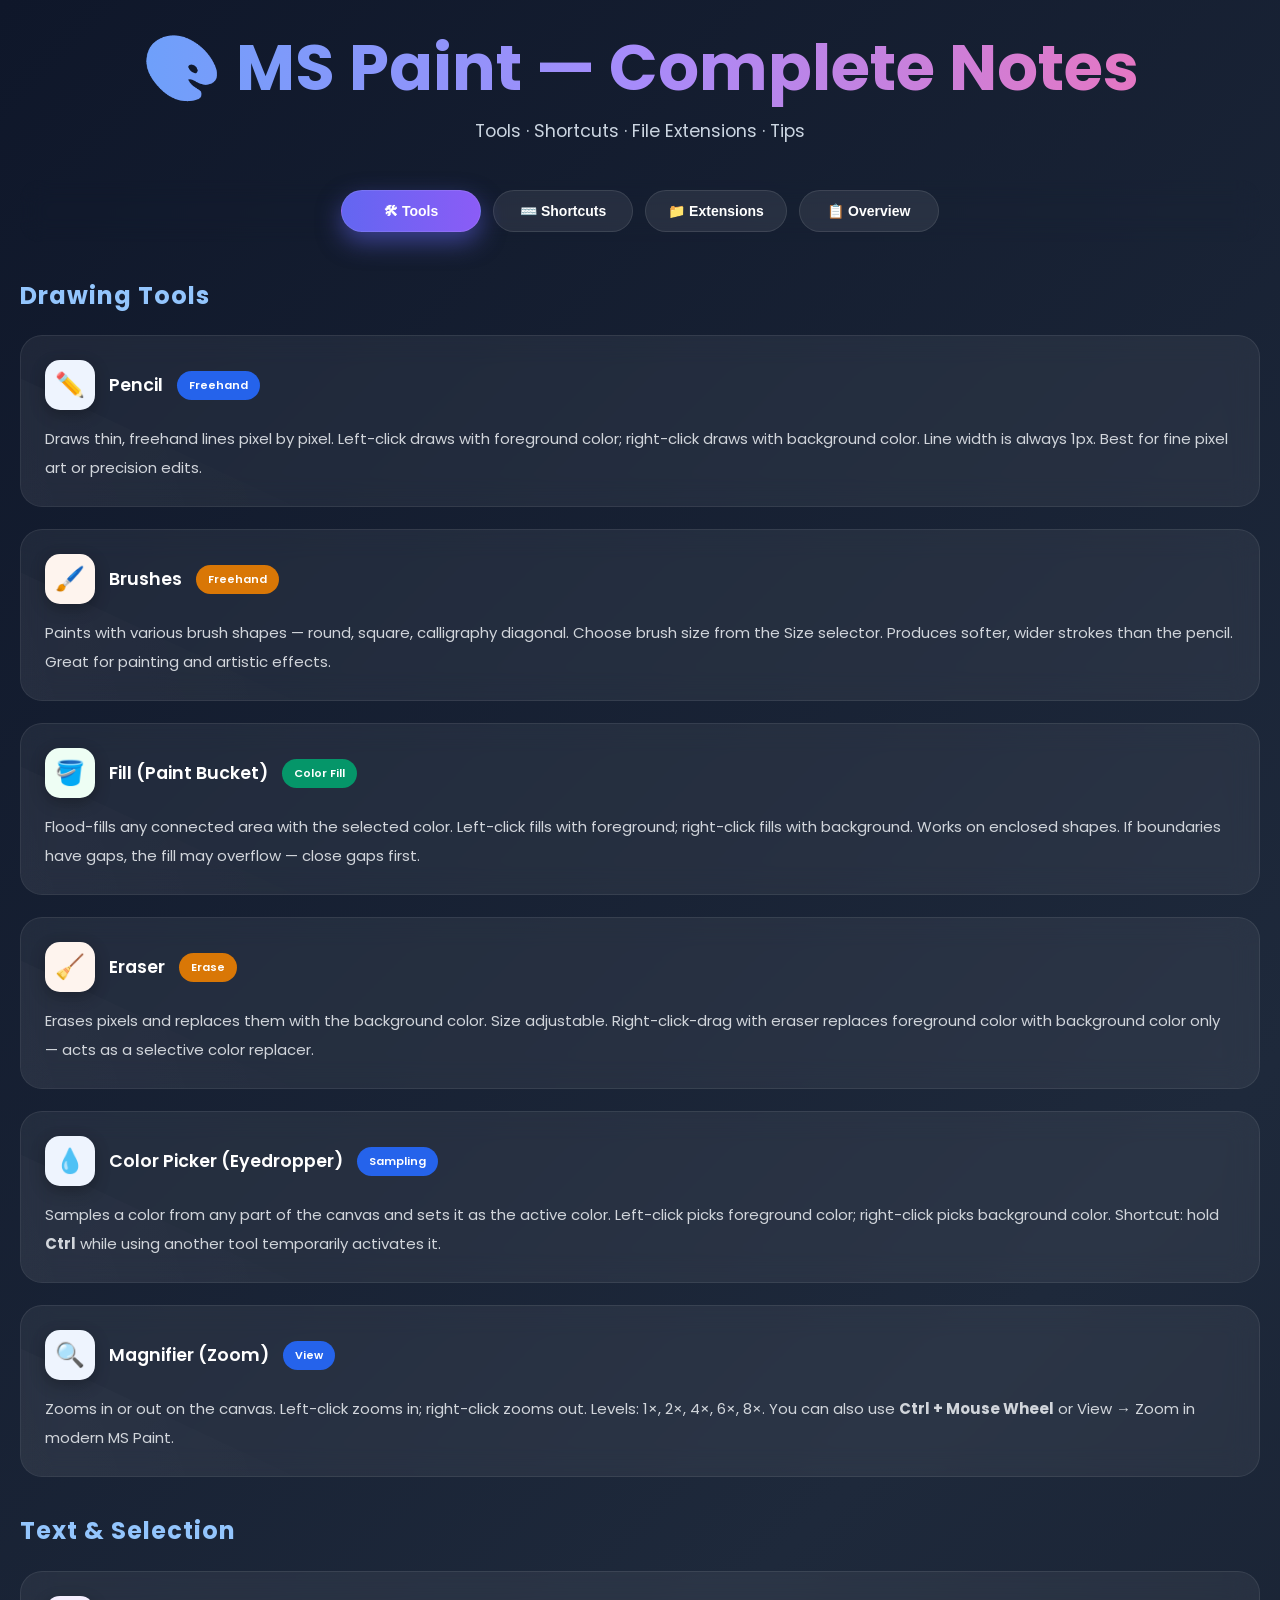
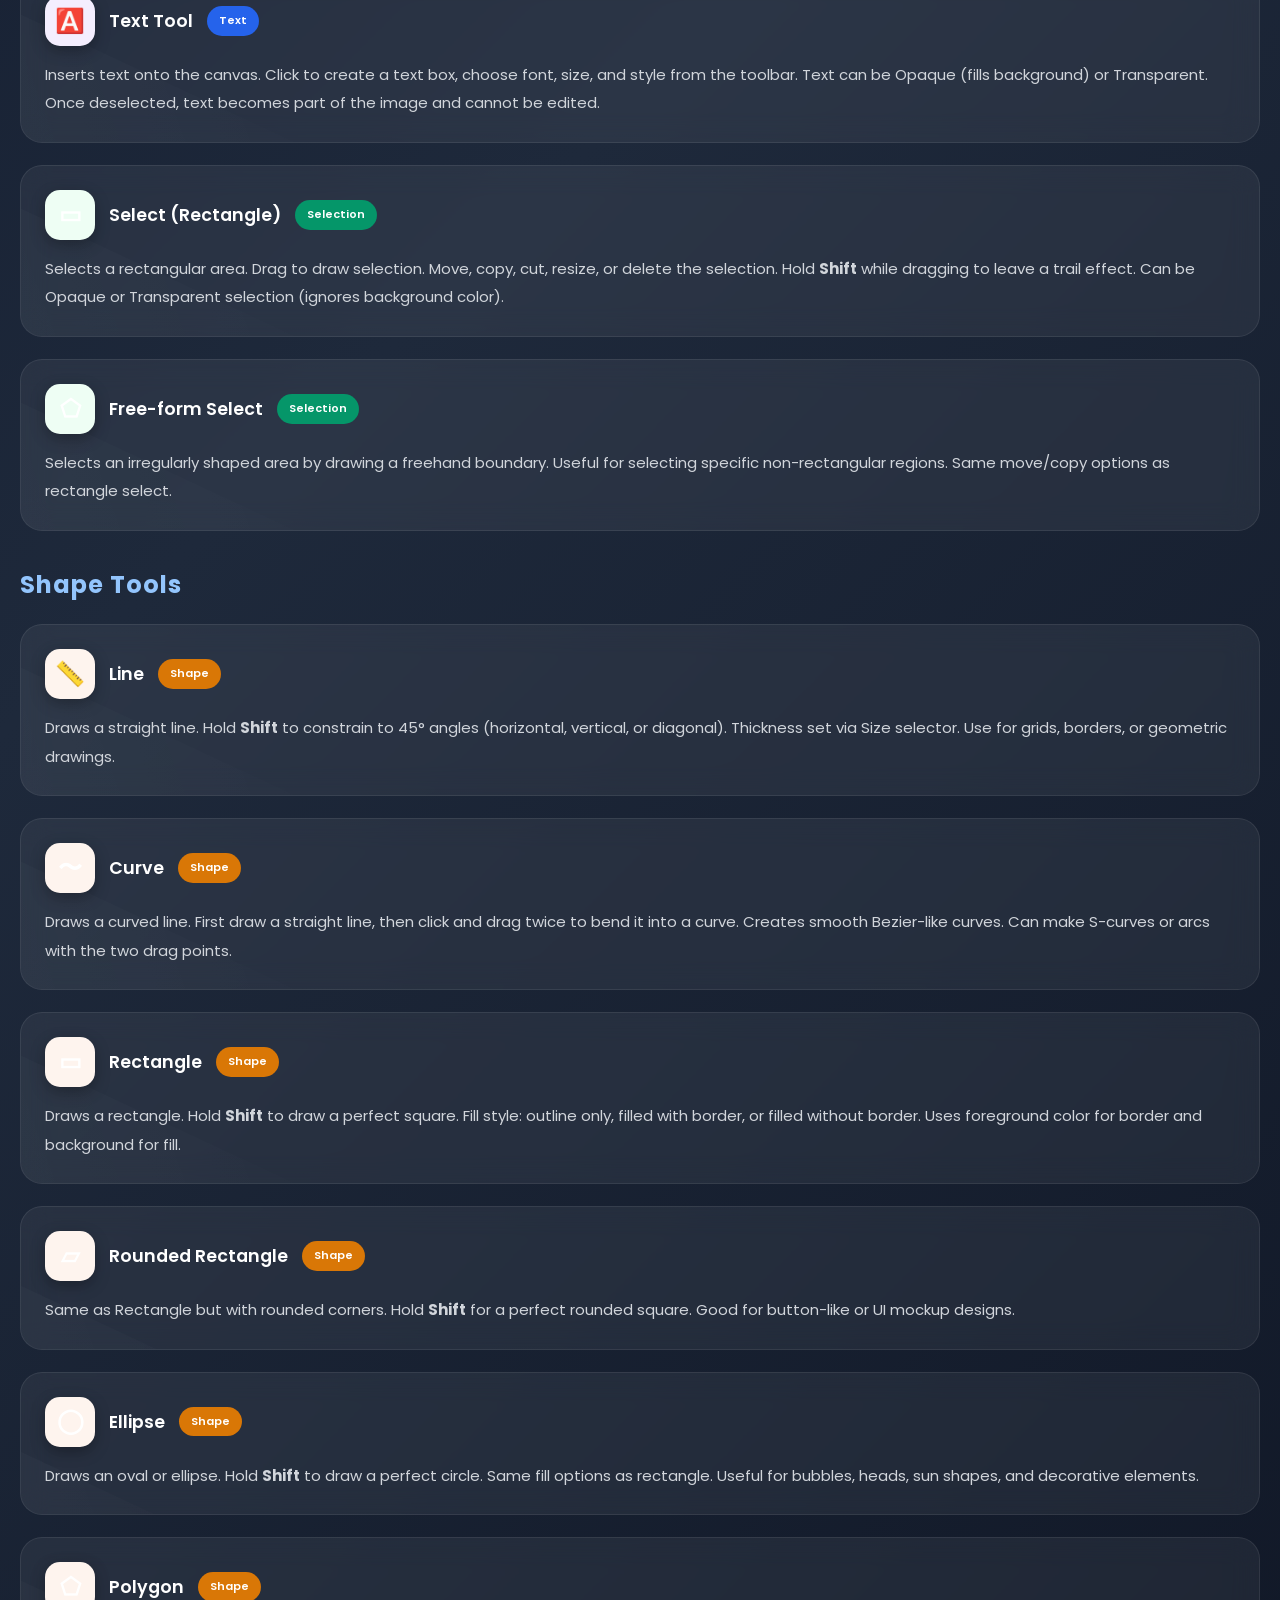
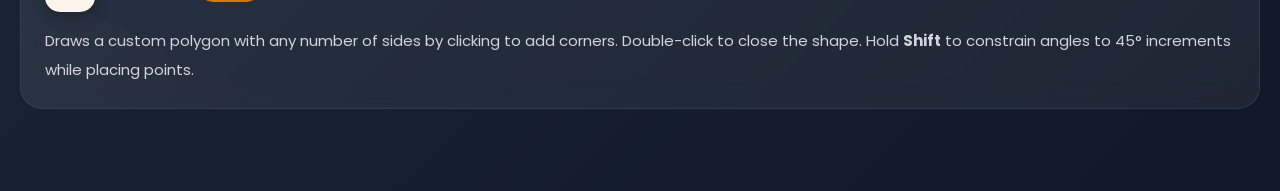
<file: ms_paint_complete_notes.html>
<!DOCTYPE html>
<html lang="en">
<head>
  <meta charset="UTF-8" />
  <meta name="viewport" content="width=device-width, initial-scale=1.0"/>
<style>
@import url('https://fonts.googleapis.com/css2?family=Poppins:wght@300;400;500;600;700&display=swap');

*{
  margin:0;
  padding:0;
  box-sizing:border-box;
}

html{
  scroll-behavior:smooth;
}

body{
  font-family:'Poppins',sans-serif;
  background:linear-gradient(135deg,#0f172a,#1e293b,#111827);
  color:#fff;
  min-height:100vh;
  overflow-x:hidden;
  line-height:1.6;
}

/* Scrollbar */
::-webkit-scrollbar{
  width:8px;
}

::-webkit-scrollbar-thumb{
  background:#6366f1;
  border-radius:20px;
}

/* Container */
.wrap{
  width:100%;
  max-width:1400px;
  margin:auto;
  padding:30px 20px 60px;
}

/* Accessibility */
.sr-only{
  position:absolute;
  width:1px;
  height:1px;
  padding:0;
  margin:-1px;
  overflow:hidden;
  clip:rect(0,0,0,0);
  white-space:nowrap;
  border:0;
}

/* Title */
.page-title{
  font-size:clamp(2rem,5vw,4rem);
  font-weight:700;
  text-align:center;
  margin-bottom:10px;
  line-height:1.2;
  background:linear-gradient(to right,#60a5fa,#a78bfa,#f472b6);
  -webkit-background-clip:text;
  -webkit-text-fill-color:transparent;
  animation:fadeDown 1s ease;
}

.page-sub{
  text-align:center;
  color:#cbd5e1;
  margin-bottom:35px;
  font-size:clamp(0.9rem,2vw,1.1rem);
  animation:fadeUp 1s ease;
}

/* Tabs */
.tabs{
  display:flex;
  justify-content:center;
  align-items:center;
  flex-wrap:wrap;
  gap:12px;
  margin-bottom:35px;
  position:sticky;
  top:10px;
  z-index:100;
  padding:10px;
  border-radius:20px;
  backdrop-filter:blur(12px);
}

.tab{
  padding:12px 22px;
  border:none;
  border-radius:50px;
  cursor:pointer;
  font-size:14px;
  font-weight:600;
  background:rgba(255,255,255,0.08);
  color:#fff;
  transition:all 0.3s ease;
  backdrop-filter:blur(8px);
  border:1px solid rgba(255,255,255,0.1);
  min-width:140px;
}

.tab:hover{
  transform:translateY(-3px);
  background:#6366f1;
  box-shadow:0 8px 20px rgba(99,102,241,0.4);
}

.tab.active{
  background:linear-gradient(to right,#6366f1,#8b5cf6);
  box-shadow:0 10px 25px rgba(99,102,241,0.5);
}

/* Sections */
.section{
  display:none;
  animation:fade 0.5s ease;
}

.section.active{
  display:block;
}

/* Headings */
h3{
  margin:35px 0 20px;
  font-size:clamp(1.1rem,3vw,1.5rem);
  color:#93c5fd;
  letter-spacing:1px;
}

/* Cards */
.card{
  background:rgba(255,255,255,0.06);
  border:1px solid rgba(255,255,255,0.08);
  backdrop-filter:blur(14px);
  border-radius:22px;
  padding:24px;
  margin-bottom:22px;
  transition:0.4s ease;
  position:relative;
  overflow:hidden;
}

.card::before{
  content:'';
  position:absolute;
  width:150%;
  height:150%;
  background:linear-gradient(
    45deg,
    transparent,
    rgba(255,255,255,0.05),
    transparent
  );
  top:-120%;
  left:-120%;
  transform:rotate(25deg);
  transition:0.7s;
}

.card:hover::before{
  top:100%;
  left:100%;
}

.card:hover{
  transform:translateY(-8px);
  box-shadow:0 15px 35px rgba(0,0,0,0.4);
  border-color:rgba(99,102,241,0.5);
}

.card-title{
  display:flex;
  align-items:center;
  gap:14px;
  font-size:1.1rem;
  font-weight:600;
  margin-bottom:15px;
  flex-wrap:wrap;
}

.card-body{
  color:#d1d5db;
  line-height:1.9;
  font-size:15px;
  word-wrap:break-word;
}

/* Tool icon */
.tool-icon{
  width:50px;
  height:50px;
  min-width:50px;
  border-radius:15px;
  display:flex;
  align-items:center;
  justify-content:center;
  font-size:24px;
  background:rgba(255,255,255,0.1);
  box-shadow:0 5px 15px rgba(0,0,0,0.3);
}

/* Badges */
.badge{
  padding:6px 12px;
  border-radius:50px;
  font-size:11px;
  font-weight:600;
}

.badge-blue{
  background:#2563eb;
}

.badge-green{
  background:#059669;
}

.badge-amber{
  background:#d97706;
}

.badge-red{
  background:#dc2626;
}

/* Shortcut Grid */
.shortcut-grid{
  display:grid;
  grid-template-columns:repeat(auto-fit,minmax(260px,1fr));
  gap:15px;
}

.sk-row{
  display:flex;
  align-items:center;
  gap:12px;
  padding:15px;
  border-radius:18px;
  background:rgba(255,255,255,0.05);
  transition:0.3s ease;
  border:1px solid rgba(255,255,255,0.08);
}

.sk-row:hover{
  transform:scale(1.03);
  background:rgba(99,102,241,0.2);
}

.sk-key{
  background:#111827;
  padding:8px 12px;
  border-radius:10px;
  font-size:12px;
  white-space:nowrap;
  border:1px solid rgba(255,255,255,0.1);
}

.sk-desc{
  color:#d1d5db;
  font-size:14px;
}

/* Table */
.ext-table{
  width:100%;
  border-collapse:collapse;
  min-width:700px;
}

.ext-table th{
  background:#4f46e5;
  padding:16px;
  text-align:left;
  font-size:15px;
}

.ext-table td{
  padding:16px;
  border-bottom:1px solid rgba(255,255,255,0.08);
  color:#e5e7eb;
  font-size:14px;
}

.ext-table tr:hover{
  background:rgba(255,255,255,0.05);
}

.ext-code{
  color:#60a5fa;
  font-weight:600;
}

/* Responsive Table */
.table-wrapper{
  overflow-x:auto;
  border-radius:20px;
}

/* =========================
   MOBILE RESPONSIVE
========================= */

@media(max-width:992px){

  .wrap{
    padding:25px 18px 50px;
  }

  .card{
    padding:20px;
  }

  .shortcut-grid{
    grid-template-columns:repeat(auto-fit,minmax(220px,1fr));
  }
}

@media(max-width:768px){

  .wrap{
    padding:20px 14px 40px;
  }

  .tabs{
    gap:10px;
    top:0;
    border-radius:0 0 20px 20px;
  }

  .tab{
    width:100%;
    min-width:unset;
    text-align:center;
    font-size:14px;
  }

  .card{
    padding:18px;
    border-radius:18px;
  }

  .card-title{
    font-size:1rem;
    gap:10px;
  }

  .card-body{
    font-size:14px;
    line-height:1.8;
  }

  .tool-icon{
    width:42px;
    height:42px;
    min-width:42px;
    font-size:20px;
  }

  .shortcut-grid{
    grid-template-columns:1fr;
  }

  .sk-row{
    padding:14px;
  }

  .ext-table{
    min-width:650px;
  }
}

@media(max-width:480px){

  .page-title{
    font-size:1.9rem;
  }

  .page-sub{
    font-size:0.9rem;
  }

  .card{
    padding:16px;
  }

  .card-body{
    font-size:13.5px;
  }

  .sk-row{
    flex-direction:column;
    align-items:flex-start;
  }

  .sk-key{
    font-size:11px;
  }

  .ext-table th,
  .ext-table td{
    padding:12px;
    font-size:13px;
  }
}

/* Animations */
@keyframes fade{
  from{
    opacity:0;
    transform:translateY(20px);
  }
  to{
    opacity:1;
    transform:translateY(0);
  }
}

@keyframes fadeDown{
  from{
    opacity:0;
    transform:translateY(-40px);
  }
  to{
    opacity:1;
    transform:translateY(0);
  }
}

@keyframes fadeUp{
  from{
    opacity:0;
    transform:translateY(40px);
  }
  to{
    opacity:1;
    transform:translateY(0);
  }
}
</style>
<script>
function showTab(id){

  document.querySelectorAll('.section').forEach(section=>{
    section.classList.remove('active');
  });

  document.querySelectorAll('.tab').forEach(tab=>{
    tab.classList.remove('active');
  });

  document.getElementById(id).classList.add('active');

  event.target.classList.add('active');

  window.scrollTo({
    top:150,
    behavior:'smooth'
  });
}
</script>

</head>
<body>
  
<div class="wrap">
  <h2 class="sr-only">Complete MS Paint notes including tools, shortcuts, file extensions, and tips</h2>
  <p class="page-title">🎨 MS Paint — Complete Notes</p>
  <p class="page-sub">Tools · Shortcuts · File Extensions · Tips</p>

  <div class="tabs">
    <button class="tab active" onclick="showTab('tools')">🛠 Tools</button>
    <button class="tab" onclick="showTab('shortcuts')">⌨️ Shortcuts</button>
    <button class="tab" onclick="showTab('extensions')">📁 Extensions</button>
    <button class="tab" onclick="showTab('overview')">📋 Overview</button>
  </div>

  <!-- TOOLS -->
  <div id="tools" class="section active">
    <h3>Drawing Tools</h3>
    <div class="card">
      <div class="card-title"><div class="tool-icon" style="background:#EEF4FE">✏️</div> Pencil <span class="badge badge-blue">Freehand</span></div>
      <div class="card-body">Draws thin, freehand lines pixel by pixel. Left-click draws with foreground color; right-click draws with background color. Line width is always 1px. Best for fine pixel art or precision edits.</div>
    </div>
    <div class="card">
      <div class="card-title"><div class="tool-icon" style="background:#FEF4EE">🖌️</div> Brushes <span class="badge badge-amber">Freehand</span></div>
      <div class="card-body">Paints with various brush shapes — round, square, calligraphy diagonal. Choose brush size from the Size selector. Produces softer, wider strokes than the pencil. Great for painting and artistic effects.</div>
    </div>
    <div class="card">
      <div class="card-title"><div class="tool-icon" style="background:#EEFEF4">🪣</div> Fill (Paint Bucket) <span class="badge badge-green">Color Fill</span></div>
      <div class="card-body">Flood-fills any connected area with the selected color. Left-click fills with foreground; right-click fills with background. Works on enclosed shapes. If boundaries have gaps, the fill may overflow — close gaps first.</div>
    </div>
    <div class="card">
      <div class="card-title"><div class="tool-icon" style="background:#FEF4EE">🧹</div> Eraser <span class="badge badge-amber">Erase</span></div>
      <div class="card-body">Erases pixels and replaces them with the background color. Size adjustable. Right-click-drag with eraser replaces foreground color with background color only — acts as a selective color replacer.</div>
    </div>
    <div class="card">
      <div class="card-title"><div class="tool-icon" style="background:#EEF4FE">💧</div> Color Picker (Eyedropper) <span class="badge badge-blue">Sampling</span></div>
      <div class="card-body">Samples a color from any part of the canvas and sets it as the active color. Left-click picks foreground color; right-click picks background color. Shortcut: hold <strong>Ctrl</strong> while using another tool temporarily activates it.</div>
    </div>
    <div class="card">
      <div class="card-title"><div class="tool-icon" style="background:#EEF4FE">🔍</div> Magnifier (Zoom) <span class="badge badge-blue">View</span></div>
      <div class="card-body">Zooms in or out on the canvas. Left-click zooms in; right-click zooms out. Levels: 1×, 2×, 4×, 6×, 8×. You can also use <strong>Ctrl + Mouse Wheel</strong> or View → Zoom in modern MS Paint.</div>
    </div>
    <h3>Text & Selection</h3>
    <div class="card">
      <div class="card-title"><div class="tool-icon" style="background:#F4EEFE">🅰️</div> Text Tool <span class="badge badge-blue">Text</span></div>
      <div class="card-body">Inserts text onto the canvas. Click to create a text box, choose font, size, and style from the toolbar. Text can be Opaque (fills background) or Transparent. Once deselected, text becomes part of the image and cannot be edited.</div>
    </div>
    <div class="card">
      <div class="card-title"><div class="tool-icon" style="background:#EEFEF4">▭</div> Select (Rectangle) <span class="badge badge-green">Selection</span></div>
      <div class="card-body">Selects a rectangular area. Drag to draw selection. Move, copy, cut, resize, or delete the selection. Hold <strong>Shift</strong> while dragging to leave a trail effect. Can be Opaque or Transparent selection (ignores background color).</div>
    </div>
    <div class="card">
      <div class="card-title"><div class="tool-icon" style="background:#EEFEF4">⬠</div> Free-form Select <span class="badge badge-green">Selection</span></div>
      <div class="card-body">Selects an irregularly shaped area by drawing a freehand boundary. Useful for selecting specific non-rectangular regions. Same move/copy options as rectangle select.</div>
    </div>
    <h3>Shape Tools</h3>
    <div class="card">
      <div class="card-title"><div class="tool-icon" style="background:#FEF4EE">📏</div> Line <span class="badge badge-amber">Shape</span></div>
      <div class="card-body">Draws a straight line. Hold <strong>Shift</strong> to constrain to 45° angles (horizontal, vertical, or diagonal). Thickness set via Size selector. Use for grids, borders, or geometric drawings.</div>
    </div>
    <div class="card">
      <div class="card-title"><div class="tool-icon" style="background:#FEF4EE">〜</div> Curve <span class="badge badge-amber">Shape</span></div>
      <div class="card-body">Draws a curved line. First draw a straight line, then click and drag twice to bend it into a curve. Creates smooth Bezier-like curves. Can make S-curves or arcs with the two drag points.</div>
    </div>
    <div class="card">
      <div class="card-title"><div class="tool-icon" style="background:#FEF4EE">▭</div> Rectangle <span class="badge badge-amber">Shape</span></div>
      <div class="card-body">Draws a rectangle. Hold <strong>Shift</strong> to draw a perfect square. Fill style: outline only, filled with border, or filled without border. Uses foreground color for border and background for fill.</div>
    </div>
    <div class="card">
      <div class="card-title"><div class="tool-icon" style="background:#FEF4EE">▱</div> Rounded Rectangle <span class="badge badge-amber">Shape</span></div>
      <div class="card-body">Same as Rectangle but with rounded corners. Hold <strong>Shift</strong> for a perfect rounded square. Good for button-like or UI mockup designs.</div>
    </div>
    <div class="card">
      <div class="card-title"><div class="tool-icon" style="background:#FEF4EE">◯</div> Ellipse <span class="badge badge-amber">Shape</span></div>
      <div class="card-body">Draws an oval or ellipse. Hold <strong>Shift</strong> to draw a perfect circle. Same fill options as rectangle. Useful for bubbles, heads, sun shapes, and decorative elements.</div>
    </div>
    <div class="card">
      <div class="card-title"><div class="tool-icon" style="background:#FEF4EE">⬠</div> Polygon <span class="badge badge-amber">Shape</span></div>
      <div class="card-body">Draws a custom polygon with any number of sides by clicking to add corners. Double-click to close the shape. Hold <strong>Shift</strong> to constrain angles to 45° increments while placing points.</div>
    </div>
  </div>

  <!-- SHORTCUTS -->
  <div id="shortcuts" class="section">
    <h3>File Operations</h3>
    <div class="shortcut-grid">
      <div class="sk-row"><span class="sk-key">Ctrl + N</span><span class="sk-desc">New canvas</span></div>
      <div class="sk-row"><span class="sk-key">Ctrl + O</span><span class="sk-desc">Open file</span></div>
      <div class="sk-row"><span class="sk-key">Ctrl + S</span><span class="sk-desc">Save</span></div>
      <div class="sk-row"><span class="sk-key">Ctrl + Shift + S</span><span class="sk-desc">Save As</span></div>
      <div class="sk-row"><span class="sk-key">Ctrl + P</span><span class="sk-desc">Print</span></div>
      <div class="sk-row"><span class="sk-key">Alt + F4</span><span class="sk-desc">Close MS Paint</span></div>
    </div>
    <h3>Edit Operations</h3>
    <div class="shortcut-grid">
      <div class="sk-row"><span class="sk-key">Ctrl + Z</span><span class="sk-desc">Undo (up to 30 steps)</span></div>
      <div class="sk-row"><span class="sk-key">Ctrl + Y</span><span class="sk-desc">Redo</span></div>
      <div class="sk-row"><span class="sk-key">Ctrl + X</span><span class="sk-desc">Cut selection</span></div>
      <div class="sk-row"><span class="sk-key">Ctrl + C</span><span class="sk-desc">Copy selection</span></div>
      <div class="sk-row"><span class="sk-key">Ctrl + V</span><span class="sk-desc">Paste</span></div>
      <div class="sk-row"><span class="sk-key">Delete</span><span class="sk-desc">Delete selected area</span></div>
      <div class="sk-row"><span class="sk-key">Ctrl + A</span><span class="sk-desc">Select all</span></div>
      <div class="sk-row"><span class="sk-key">Esc</span><span class="sk-desc">Cancel selection</span></div>
    </div>
    <h3>View & Zoom</h3>
    <div class="shortcut-grid">
      <div class="sk-row"><span class="sk-key">Ctrl + +</span><span class="sk-desc">Zoom in</span></div>
      <div class="sk-row"><span class="sk-key">Ctrl + −</span><span class="sk-desc">Zoom out</span></div>
      <div class="sk-row"><span class="sk-key">Ctrl + Shift + H</span><span class="sk-desc">Zoom to window</span></div>
      <div class="sk-row"><span class="sk-key">Ctrl + F</span><span class="sk-desc">Full screen view (older)</span></div>
      <div class="sk-row"><span class="sk-key">Ctrl + G</span><span class="sk-desc">Show/hide grid lines</span></div>
      <div class="sk-row"><span class="sk-key">Ctrl + R</span><span class="sk-desc">Show/hide rulers</span></div>
    </div>
    <h3>Image Operations</h3>
    <div class="shortcut-grid">
      <div class="sk-row"><span class="sk-key">Ctrl + W</span><span class="sk-desc">Resize/skew image</span></div>
      <div class="sk-row"><span class="sk-key">Ctrl + E</span><span class="sk-desc">Canvas properties</span></div>
      <div class="sk-row"><span class="sk-key">Ctrl + I</span><span class="sk-desc">Invert colors</span></div>
      <div class="sk-row"><span class="sk-key">Ctrl + Shift + N</span><span class="sk-desc">New layer (Paint 3D)</span></div>
      <div class="sk-row"><span class="sk-key">Ctrl + T</span><span class="sk-desc">Show/hide toolbox (old)</span></div>
      <div class="sk-row"><span class="sk-key">F11</span><span class="sk-desc">Full screen toggle</span></div>
    </div>
    <h3>Tool Quick-Select</h3>
    <div class="shortcut-grid">
      <div class="sk-row"><span class="sk-key">T</span><span class="sk-desc">Text tool</span></div>
      <div class="sk-row"><span class="sk-key">E</span><span class="sk-desc">Eraser</span></div>
      <div class="sk-row"><span class="sk-key">I</span><span class="sk-desc">Color picker (eyedropper)</span></div>
      <div class="sk-row"><span class="sk-key">F</span><span class="sk-desc">Fill (paint bucket)</span></div>
      <div class="sk-row"><span class="sk-key">M</span><span class="sk-desc">Select tool</span></div>
      <div class="sk-row"><span class="sk-key">P</span><span class="sk-desc">Pencil</span></div>
      <div class="sk-row"><span class="sk-key">B</span><span class="sk-desc">Brush</span></div>
    </div>
  </div>

  <!-- EXTENSIONS -->
  <div id="extensions" class="section">
    <div class="card" style="padding: 0; overflow: hidden;">
      <table class="ext-table">
        <thead>
          <tr>
            <th>Extension</th>
            <th>Full Form</th>
            <th>Use in MS Paint</th>
          </tr>
        </thead>
        <tbody>
          <tr>
            <td><span class="ext-code">.bmp</span></td>
            <td>Bitmap</td>
            <td>MS Paint's default format. Uncompressed, lossless. Stores every pixel directly — high quality but large file size. Best for raw editing.</td>
          </tr>
          <tr>
            <td><span class="ext-code">.png</span></td>
            <td>Portable Network Graphics</td>
            <td>Lossless compressed format. Supports transparency (alpha channel). Ideal for logos, illustrations, and web graphics. Recommended for saving Paint artwork.</td>
          </tr>
          <tr>
            <td><span class="ext-code">.jpg / .jpeg</span></td>
            <td>Joint Photographic Experts Group</td>
            <td>Lossy compression — reduces file size by discarding some data. Best for photographs. Not ideal for flat colors or text as it introduces artifacts.</td>
          </tr>
          <tr>
            <td><span class="ext-code">.gif</span></td>
            <td>Graphics Interchange Format</td>
            <td>Supports only 256 colors. Used for simple graphics and animations (not in Paint itself). Paint can open GIFs but saves them as static images.</td>
          </tr>
          <tr>
            <td><span class="ext-code">.tif / .tiff</span></td>
            <td>Tagged Image File Format</td>
            <td>High quality, lossless format widely used in printing and professional work. Large file size. MS Paint can save to TIFF in newer versions.</td>
          </tr>
          <tr>
            <td><span class="ext-code">.heic</span></td>
            <td>High Efficiency Image Container</td>
            <td>Apple's modern image format. MS Paint (Windows 11 updated) can open HEIC files. Not a save target in standard Paint.</td>
          </tr>
          <tr>
            <td><span class="ext-code">.ico</span></td>
            <td>Icon File</td>
            <td>Windows icon format. Older versions of MS Paint could save .ico files. Useful for creating desktop icons.</td>
          </tr>
        </tbody>
      </table>
    </div>
    <div class="card" style="margin-top: 16px;">
      <div class="card-title">💡 Which format to choose?</div>
      <div class="card-body">
        <strong>Best for most artwork:</strong> .PNG — lossless, small size, supports transparency.<br>
        <strong>Best for photos:</strong> .JPG — smaller file size for complex images.<br>
        <strong>Best for editing/archiving:</strong> .BMP — no compression loss, original quality.<br>
        <strong>Avoid .GIF</strong> for Paint artwork unless you specifically need 256-color output.
      </div>
    </div>
  </div>

  <!-- OVERVIEW -->
  <div id="overview" class="section">
    <div class="card">
      <div class="card-title">📌 What is MS Paint?</div>
      <div class="card-body">Microsoft Paint (mspaint.exe) is a simple raster graphics editor included with every version of Windows since 1985. It edits images at the pixel level, meaning all drawings are stored as pixels — not scalable vectors. It is accessed via Start → Search → "Paint" or by running <code style="font-family:var(--font-mono);font-size:12px">mspaint</code> in Run dialog.</div>
    </div>
    <div class="card">
      <div class="card-title">🖼️ Canvas Basics</div>
      <div class="card-body">
        <strong>Foreground color</strong> — applied by left-click actions (draw, fill).<br>
        <strong>Background color</strong> — applied by right-click actions; also the "erase" destination color.<br>
        <strong>Canvas size</strong> — set via Ctrl+E (Properties). Default is 800×600 px.<br>
        <strong>Undo history</strong> — MS Paint supports up to <strong>30 undo steps</strong> (Ctrl+Z).<br>
        <strong>Raster only</strong> — there are no layers, no vector paths, no transparency in classic Paint.
      </div>
    </div>
    <div class="card">
      <div class="card-title">🔄 Image Menu Actions</div>
      <div class="card-body">
        <strong>Rotate / Flip</strong> — rotate 90° left/right or 180°; flip horizontal or vertical.<br>
        <strong>Resize / Skew</strong> (Ctrl+W) — resize by percentage or pixels; skew horizontally or vertically by degrees.<br>
        <strong>Invert Colors</strong> (Ctrl+I) — converts all colors to their complements (e.g. black → white).<br>
        <strong>Crop to selection</strong> — select an area then Image → Crop to trim the canvas.
      </div>
    </div>
    <div class="card">
      <div class="card-title">💡 Pro Tips</div>
      <div class="card-body">
        · Hold <strong>Shift</strong> with any shape tool to constrain proportions (square, circle, 45° line).<br>
        · Right-click draws with the <strong>background color</strong> — use this for two-color effects.<br>
        · Zoom in to 8× for pixel art using the Magnifier tool.<br>
        · Use <strong>Ctrl+V</strong> to paste a screenshot directly onto the canvas.<br>
        · <strong>Free-form select + Transparent mode</strong> lets you copy irregular shapes without the white background.<br>
        · Paint opens when you right-click any image → Edit with Paint.
      </div>
    </div>
  </div>
</div>
</body>
</html>
</file>
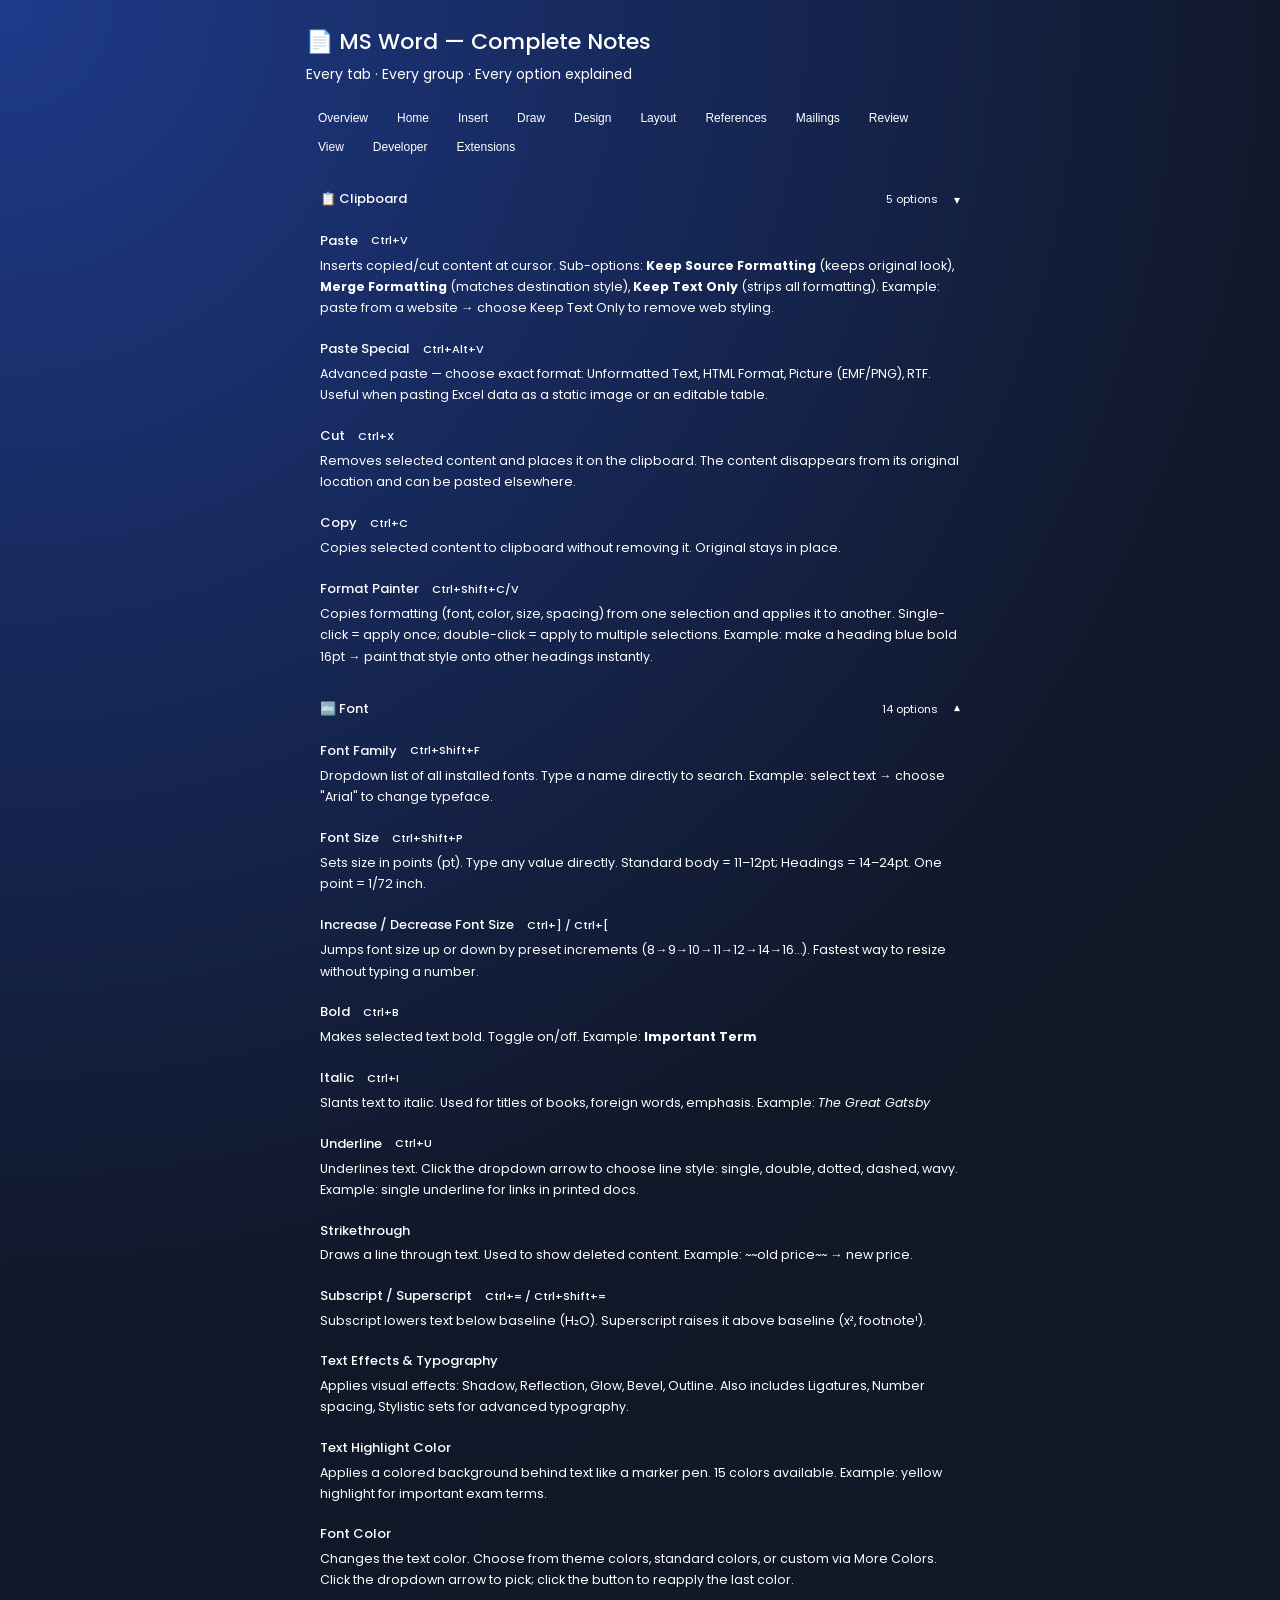
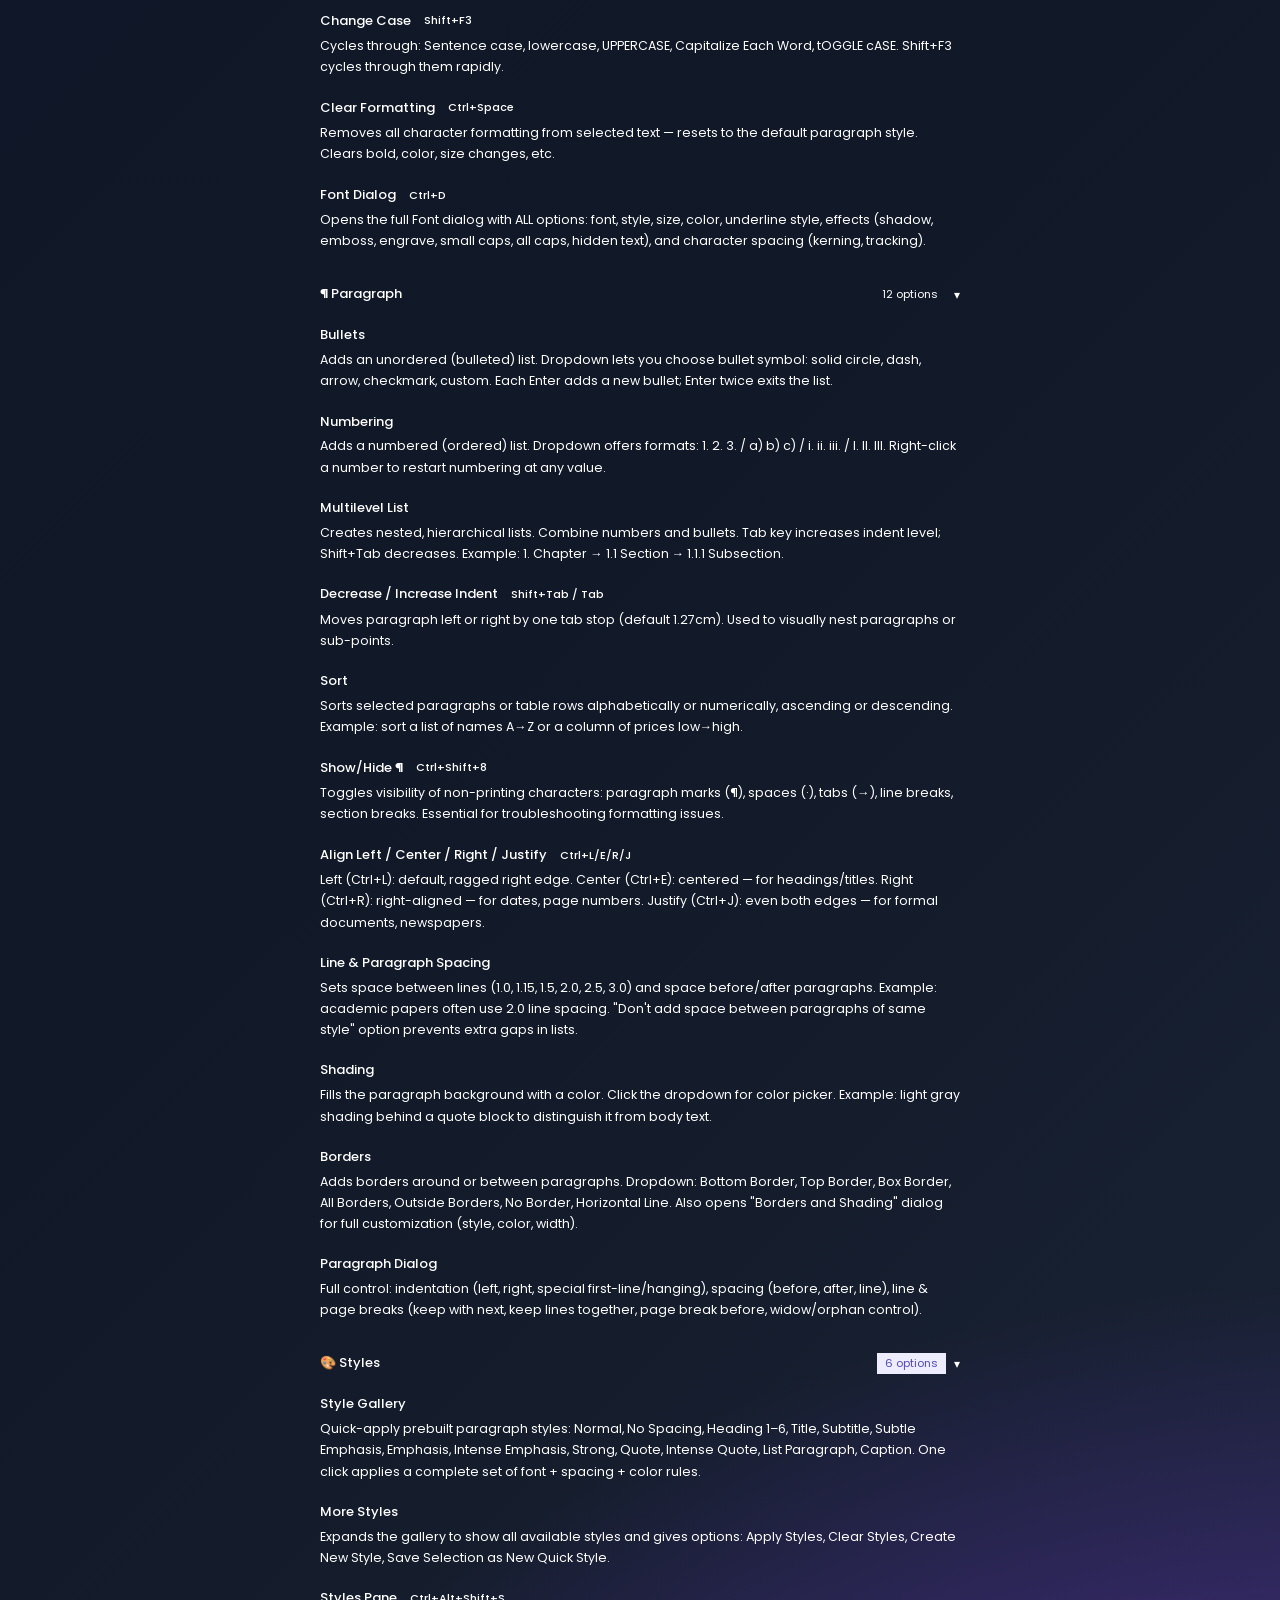
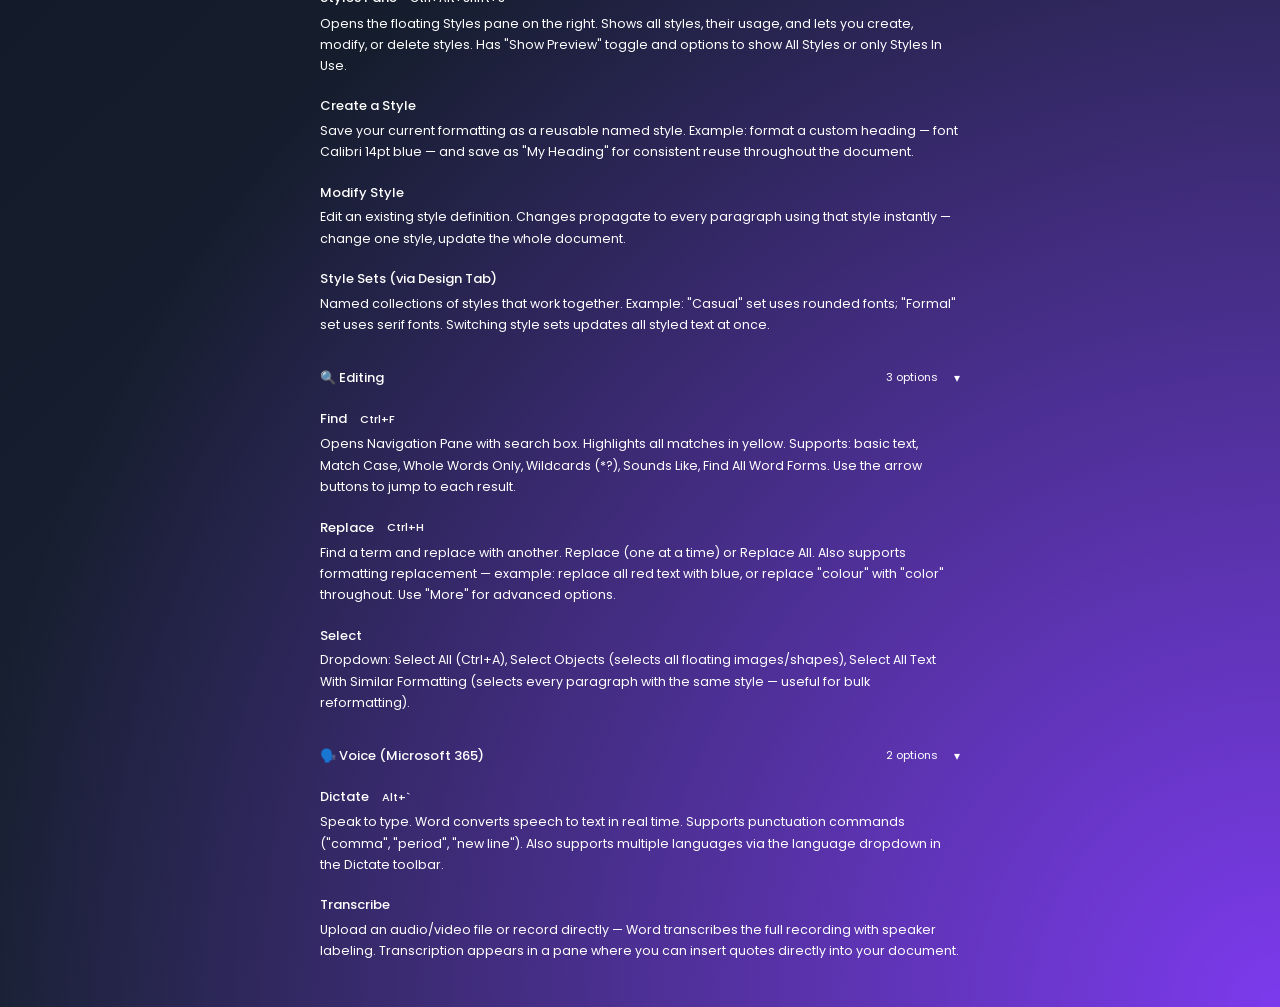
<file: ms_word_complete_notes.html>
<!DOCTYPE html>
<html lang="en">
<head>
  <meta charset="UTF-8" />
  <meta name="viewport" content="width=device-width, initial-scale=1.0"/>
  <title>Computer Notes Hub</title>

  <!-- <link rel="stylesheet" href="style.css"> -->

  <link rel="preconnect" href="https://fonts.googleapis.com">
  <link href="https://fonts.googleapis.com/css2?family=Poppins:wght@300;400;500;600;700&display=swap" rel="stylesheet">


<style>
  
@import url('https://fonts.googleapis.com/css2?family=Poppins:wght@300;400;500;600;700&display=swap');

*{
  margin:0;
  padding:0;
  box-sizing:border-box;
}

html{
  scroll-behavior:smooth;
}

body{
  font-family:'Poppins',sans-serif;
  background:
  radial-gradient(circle at top left,#1e3a8a,transparent 30%),
  radial-gradient(circle at bottom right,#7c3aed,transparent 30%),
  linear-gradient(135deg,#0f172a,#111827,#1e293b);
  color:#fff;
  min-height:100vh;
  overflow-x:hidden;
  line-height:1.6;
}

/* Scrollbar */
::-webkit-scrollbar{
  width:8px;
}

::-webkit-scrollbar-thumb{
  background:linear-gradient(#6366f1,#8b5cf6);
  border-radius:20px;
}

/* Container */
.wrap{
  width:100%;
  max-width:1450px;
  margin:auto;
  padding:30px 20px 60px;
}

/* Accessibility */
.sr-only{
  position:absolute;
  width:1px;
  height:1px;
  padding:0;
  margin:-1px;
  overflow:hidden;
  clip:rect(0,0,0,0);
  white-space:nowrap;
  border:0;
}

/* Title */
.page-title{
  font-size:clamp(2rem,5vw,4rem);
  font-weight:700;
  text-align:center;
  line-height:1.2;
  margin-bottom:12px;
  background:linear-gradient(to right,#60a5fa,#a78bfa,#f472b6);
  -webkit-background-clip:text;
  -webkit-text-fill-color:transparent;
  animation:fadeDown 1s ease;
}

.page-sub{
  text-align:center;
  color:#cbd5e1;
  margin-bottom:35px;
  font-size:clamp(0.95rem,2vw,1.1rem);
  animation:fadeUp 1s ease;
}

/* Tabs */
.tabs{
  display:flex;
  justify-content:center;
  align-items:center;
  flex-wrap:wrap;
  gap:14px;
  margin-bottom:40px;
  position:sticky;
  top:10px;
  z-index:100;
  padding:10px;
  border-radius:22px;
  backdrop-filter:blur(12px);
}

.tab{
  padding:12px 22px;
  border:none;
  border-radius:50px;
  cursor:pointer;
  font-size:14px;
  font-weight:600;
  color:#fff;
  background:rgba(255,255,255,0.08);
  border:1px solid rgba(255,255,255,0.1);
  transition:all 0.35s ease;
  backdrop-filter:blur(10px);
  min-width:170px;
}

.tab:hover{
  transform:translateY(-3px);
  background:#6366f1;
  box-shadow:0 10px 25px rgba(99,102,241,0.45);
}

.tab.active{
  background:linear-gradient(to right,#6366f1,#8b5cf6);
  box-shadow:0 10px 30px rgba(99,102,241,0.45);
}

/* Sections */
.section{
  display:none;
  animation:fade 0.5s ease;
}

.section.active{
  display:block;
}

/* Headings */
h3{
  margin:35px 0 18px;
  font-size:clamp(1.1rem,3vw,1.5rem);
  color:#93c5fd;
  letter-spacing:1px;
}

/* Ribbon Row */
.ribbon-row{
  display:grid;
  grid-template-columns:repeat(auto-fit,minmax(320px,1fr));
  gap:20px;
}

/* Cards */
.card{
  background:rgba(255,255,255,0.06);
  border:1px solid rgba(255,255,255,0.08);
  border-radius:24px;
  padding:24px;
  margin-bottom:22px;
  backdrop-filter:blur(14px);
  transition:0.4s ease;
  position:relative;
  overflow:hidden;
}

.card::before{
  content:'';
  position:absolute;
  width:150%;
  height:150%;
  background:linear-gradient(
    45deg,
    transparent,
    rgba(255,255,255,0.05),
    transparent
  );
  top:-120%;
  left:-120%;
  transform:rotate(25deg);
  transition:0.8s;
}

.card:hover::before{
  top:100%;
  left:100%;
}

.card:hover{
  transform:translateY(-8px);
  border-color:rgba(99,102,241,0.5);
  box-shadow:0 18px 35px rgba(0,0,0,0.4);
}

.card-title{
  display:flex;
  align-items:center;
  gap:14px;
  font-size:1.1rem;
  font-weight:600;
  margin-bottom:15px;
  flex-wrap:wrap;
}

.card-body{
  color:#d1d5db;
  line-height:1.9;
  font-size:15px;
  word-wrap:break-word;
}

/* Icons */
.tool-icon{
  width:52px;
  height:52px;
  min-width:52px;
  border-radius:16px;
  display:flex;
  align-items:center;
  justify-content:center;
  font-size:22px;
  background:rgba(255,255,255,0.1);
  box-shadow:0 5px 15px rgba(0,0,0,0.3);
}

/* Badges */
.badge{
  padding:6px 12px;
  border-radius:50px;
  font-size:11px;
  font-weight:600;
}

.badge-blue{
  background:#2563eb;
}

.badge-green{
  background:#059669;
}

.badge-amber{
  background:#d97706;
}

.badge-red{
  background:#dc2626;
}

.badge-purple{
  background:#7c3aed;
}

/* Shortcut Grid */
.shortcut-grid{
  display:grid;
  grid-template-columns:repeat(auto-fit,minmax(260px,1fr));
  gap:15px;
}

.sk-row{
  display:flex;
  align-items:center;
  gap:12px;
  padding:15px;
  border-radius:18px;
  background:rgba(255,255,255,0.05);
  border:1px solid rgba(255,255,255,0.08);
  transition:0.3s ease;
}

.sk-row:hover{
  transform:scale(1.03);
  background:rgba(99,102,241,0.2);
}

.sk-key{
  background:#111827;
  padding:8px 12px;
  border-radius:10px;
  font-size:12px;
  white-space:nowrap;
  border:1px solid rgba(255,255,255,0.1);
}

.sk-desc{
  color:#e5e7eb;
  font-size:14px;
}

/* Table */
.ext-table{
  width:100%;
  border-collapse:collapse;
  min-width:700px;
}

.ext-table th{
  background:#4f46e5;
  padding:16px;
  text-align:left;
  font-size:14px;
}

.ext-table td{
  padding:16px;
  border-bottom:1px solid rgba(255,255,255,0.08);
  color:#e5e7eb;
  line-height:1.8;
  font-size:14px;
}

.ext-table tr:hover{
  background:rgba(255,255,255,0.05);
}

.ext-code{
  color:#60a5fa;
  font-weight:600;
}

/* Inline Code */
code{
  background:rgba(255,255,255,0.08);
  padding:3px 8px;
  border-radius:8px;
  color:#93c5fd;
  word-break:break-word;
}

/* =========================
   TABLET
========================= */

@media(max-width:992px){

  .wrap{
    padding:24px 18px 50px;
  }

  .card{
    padding:20px;
  }

  .shortcut-grid{
    grid-template-columns:repeat(auto-fit,minmax(220px,1fr));
  }
}

/* =========================
   MOBILE
========================= */

@media(max-width:768px){

  .wrap{
    padding:20px 14px 40px;
  }

  .tabs{
    top:0;
    gap:10px;
    border-radius:0 0 20px 20px;
  }

  .tab{
    width:100%;
    min-width:unset;
    text-align:center;
  }

  .card{
    padding:18px;
    border-radius:20px;
  }

  .card-title{
    font-size:1rem;
    gap:10px;
  }

  .card-body{
    font-size:14px;
    line-height:1.8;
  }

  .shortcut-grid{
    grid-template-columns:1fr;
  }

  .ribbon-row{
    grid-template-columns:1fr;
  }

  .tool-icon{
    width:44px;
    height:44px;
    min-width:44px;
    font-size:20px;
  }

  .ext-table{
    display:block;
    overflow-x:auto;
    white-space:nowrap;
  }
}

/* =========================
   SMALL MOBILE
========================= */

@media(max-width:480px){

  .page-title{
    font-size:1.8rem;
  }

  .page-sub{
    font-size:0.9rem;
  }

  .card{
    padding:16px;
  }

  .card-body{
    font-size:13.5px;
  }

  .sk-row{
    flex-direction:column;
    align-items:flex-start;
  }

  .sk-key{
    font-size:11px;
  }

  .ext-table th,
  .ext-table td{
    padding:12px;
    font-size:13px;
  }
}

/* Animations */
@keyframes fade{
  from{
    opacity:0;
    transform:translateY(20px);
  }
  to{
    opacity:1;
    transform:translateY(0);
  }
}

@keyframes fadeDown{
  from{
    opacity:0;
    transform:translateY(-40px);
  }
  to{
    opacity:1;
    transform:translateY(0);
  }
}

@keyframes fadeUp{
  from{
    opacity:0;
    transform:translateY(40px);
  }
  to{
    opacity:1;
    transform:translateY(0);
  }
}

  *{box-sizing:border-box;margin:0;padding:0}
  .wrap{padding:1.5rem 1rem;max-width:700px;font-family:var(--font-sans)}
.title{font-size:22px;font-weight:500;margin-bottom:4px}
.sub{font-size:14px;color:var(--color-text-secondary);margin-bottom:1.25rem}
.tab-bar{display:flex;gap:5px;flex-wrap:wrap;margin-bottom:1.25rem}
.tb{padding:5px 12px;border-radius:var(--border-radius-md);border:0.5px solid var(--color-border-secondary);font-size:12px;cursor:pointer;background:var(--color-background-primary);color:var(--color-text-secondary);transition:all .15s;white-space:nowrap}
.tb.on{background:var(--color-background-info);color:var(--color-text-info);border-color:transparent;font-weight:500}
.sec{display:none}.sec.on{display:block}
.grp{background:var(--color-background-primary);border:0.5px solid var(--color-border-tertiary);border-radius:var(--border-radius-lg);margin-bottom:12px;overflow:hidden}
.grp-hd{padding:10px 14px;background:var(--color-background-secondary);display:flex;align-items:center;gap:8px;cursor:pointer;user-select:none}
.grp-hd-title{font-size:13px;font-weight:500;color:var(--color-text-primary);flex:1}
.grp-badge{font-size:11px;padding:2px 8px;border-radius:var(--border-radius-md)}
.grp-body{padding:0}
.opt{padding:10px 14px;border-top:0.5px solid var(--color-border-tertiary);font-size:13px}
.opt-name{font-weight:500;color:var(--color-text-primary);margin-bottom:3px;display:flex;align-items:center;gap:6px;flex-wrap:wrap}
.opt-desc{color:var(--color-text-secondary);line-height:1.7;font-size:12.5px}
.opt-desc code{font-family:var(--font-mono);font-size:11.5px;background:var(--color-background-secondary);padding:1px 5px;border-radius:4px}
.badge{display:inline-block;padding:2px 7px;border-radius:var(--border-radius-md);font-size:11px;font-weight:500}
.b-blue{background:var(--color-background-info);color:var(--color-text-info)}
.b-green{background:var(--color-background-success);color:var(--color-text-success)}
.b-amber{background:var(--color-background-warning);color:var(--color-text-warning)}
.b-red{background:var(--color-background-danger);color:var(--color-text-danger)}
.b-purple{background:#EEEDFE;color:#534AB7}
.chevron{font-size:12px;color:var(--color-text-secondary);transition:transform .2s}
.chevron.open{transform:rotate(180deg)}
h3{font-size:11px;font-weight:500;color:var(--color-text-secondary);text-transform:uppercase;letter-spacing:.04em;margin:1rem 0 6px}
</style>
<script>
function showTab(id,btn){
  document.querySelectorAll('.sec').forEach(s=>s.classList.remove('on'));
  document.querySelectorAll('.tb').forEach(t=>t.classList.remove('on'));
  document.getElementById(id).classList.add('on');
  btn.classList.add('on');
}
function tog(hd){
  const body=hd.nextElementSibling;
  const chev=hd.querySelector('.chevron');
  const open=body.style.display==='none'||body.style.display==='';
  body.style.display=open?'block':'none';
  chev.classList.toggle('open',open);
}
document.querySelectorAll('.grp-body').forEach((b,i)=>{
  b.style.display=i<2?'block':'none';
  const chev=b.previousElementSibling.querySelector('.chevron');
  if(i<2)chev.classList.add('open');
});
</script>

</head>
<body>
<h2 class="sr-only">Complete MS Word notes covering all tabs, groups, and options with explanations and examples</h2>

<div class="wrap">
<p class="title">📄 MS Word — Complete Notes</p>
<p class="sub">Every tab · Every group · Every option explained</p>

<div class="tab-bar">

  <button class="tb on" onclick="showTab('overview',this)">Overview</button>
  <button class="tb on" onclick="showTab('home',this)">Home</button>
  <button class="tb" onclick="showTab('insert',this)">Insert</button>
  <button class="tb" onclick="showTab('draw',this)">Draw</button>
  <button class="tb" onclick="showTab('design',this)">Design</button>
  <button class="tb" onclick="showTab('layout',this)">Layout</button>
  <button class="tb" onclick="showTab('references',this)">References</button>
  <button class="tb" onclick="showTab('mailings',this)">Mailings</button>
  <button class="tb" onclick="showTab('review',this)">Review</button>
  <button class="tb" onclick="showTab('view',this)">View</button>
  <button class="tb" onclick="showTab('developer',this)">Developer</button>
  <button class="tb" onclick="showTab('extensions',this)">Extensions</button>
</div>

<!-- ═══════════ HOME ═══════════ -->
<div id="home" class="sec on">

<div class="grp"><div class="grp-hd" onclick="tog(this)"><span class="grp-hd-title">📋 Clipboard</span><span class="grp-badge b-blue">5 options</span><span class="chevron">▾</span></div><div class="grp-body">
<div class="opt"><div class="opt-name">Paste <span class="badge b-blue">Ctrl+V</span></div><div class="opt-desc">Inserts copied/cut content at cursor. Sub-options: <strong>Keep Source Formatting</strong> (keeps original look), <strong>Merge Formatting</strong> (matches destination style), <strong>Keep Text Only</strong> (strips all formatting). Example: paste from a website → choose Keep Text Only to remove web styling.</div></div>
<div class="opt"><div class="opt-name">Paste Special <span class="badge b-blue">Ctrl+Alt+V</span></div><div class="opt-desc">Advanced paste — choose exact format: Unformatted Text, HTML Format, Picture (EMF/PNG), RTF. Useful when pasting Excel data as a static image or an editable table.</div></div>
<div class="opt"><div class="opt-name">Cut <span class="badge b-blue">Ctrl+X</span></div><div class="opt-desc">Removes selected content and places it on the clipboard. The content disappears from its original location and can be pasted elsewhere.</div></div>
<div class="opt"><div class="opt-name">Copy <span class="badge b-blue">Ctrl+C</span></div><div class="opt-desc">Copies selected content to clipboard without removing it. Original stays in place.</div></div>
<div class="opt"><div class="opt-name">Format Painter <span class="badge b-amber">Ctrl+Shift+C/V</span></div><div class="opt-desc">Copies formatting (font, color, size, spacing) from one selection and applies it to another. Single-click = apply once; double-click = apply to multiple selections. Example: make a heading blue bold 16pt → paint that style onto other headings instantly.</div></div>
</div></div>

<div class="grp"><div class="grp-hd" onclick="tog(this)"><span class="grp-hd-title">🔤 Font</span><span class="grp-badge b-blue">14 options</span><span class="chevron open">▾</span></div><div class="grp-body">
<div class="opt"><div class="opt-name">Font Family <span class="badge b-blue">Ctrl+Shift+F</span></div><div class="opt-desc">Dropdown list of all installed fonts. Type a name directly to search. Example: select text → choose "Arial" to change typeface.</div></div>
<div class="opt"><div class="opt-name">Font Size <span class="badge b-blue">Ctrl+Shift+P</span></div><div class="opt-desc">Sets size in points (pt). Type any value directly. Standard body = 11–12pt; Headings = 14–24pt. One point = 1/72 inch.</div></div>
<div class="opt"><div class="opt-name">Increase / Decrease Font Size <span class="badge b-green">Ctrl+] / Ctrl+[</span></div><div class="opt-desc">Jumps font size up or down by preset increments (8→9→10→11→12→14→16…). Fastest way to resize without typing a number.</div></div>
<div class="opt"><div class="opt-name">Bold <span class="badge b-blue">Ctrl+B</span></div><div class="opt-desc">Makes selected text bold. Toggle on/off. Example: <strong>Important Term</strong></div></div>
<div class="opt"><div class="opt-name">Italic <span class="badge b-blue">Ctrl+I</span></div><div class="opt-desc">Slants text to italic. Used for titles of books, foreign words, emphasis. Example: <em>The Great Gatsby</em></div></div>
<div class="opt"><div class="opt-name">Underline <span class="badge b-blue">Ctrl+U</span></div><div class="opt-desc">Underlines text. Click the dropdown arrow to choose line style: single, double, dotted, dashed, wavy. Example: single underline for links in printed docs.</div></div>
<div class="opt"><div class="opt-name">Strikethrough</div><div class="opt-desc">Draws a line through text. Used to show deleted content. Example: ~~old price~~ → new price.</div></div>
<div class="opt"><div class="opt-name">Subscript / Superscript <span class="badge b-green">Ctrl+= / Ctrl+Shift+=</span></div><div class="opt-desc">Subscript lowers text below baseline (H₂O). Superscript raises it above baseline (x², footnote¹).</div></div>
<div class="opt"><div class="opt-name">Text Effects & Typography</div><div class="opt-desc">Applies visual effects: Shadow, Reflection, Glow, Bevel, Outline. Also includes Ligatures, Number spacing, Stylistic sets for advanced typography.</div></div>
<div class="opt"><div class="opt-name">Text Highlight Color</div><div class="opt-desc">Applies a colored background behind text like a marker pen. 15 colors available. Example: yellow highlight for important exam terms.</div></div>
<div class="opt"><div class="opt-name">Font Color</div><div class="opt-desc">Changes the text color. Choose from theme colors, standard colors, or custom via More Colors. Click the dropdown arrow to pick; click the button to reapply the last color.</div></div>
<div class="opt"><div class="opt-name">Change Case <span class="badge b-amber">Shift+F3</span></div><div class="opt-desc">Cycles through: Sentence case, lowercase, UPPERCASE, Capitalize Each Word, tOGGLE cASE. Shift+F3 cycles through them rapidly.</div></div>
<div class="opt"><div class="opt-name">Clear Formatting <span class="badge b-red">Ctrl+Space</span></div><div class="opt-desc">Removes all character formatting from selected text — resets to the default paragraph style. Clears bold, color, size changes, etc.</div></div>
<div class="opt"><div class="opt-name">Font Dialog <span class="badge b-blue">Ctrl+D</span></div><div class="opt-desc">Opens the full Font dialog with ALL options: font, style, size, color, underline style, effects (shadow, emboss, engrave, small caps, all caps, hidden text), and character spacing (kerning, tracking).</div></div>
</div></div>

<div class="grp"><div class="grp-hd" onclick="tog(this)"><span class="grp-hd-title">¶ Paragraph</span><span class="grp-badge b-blue">12 options</span><span class="chevron">▾</span></div><div class="grp-body">
<div class="opt"><div class="opt-name">Bullets</div><div class="opt-desc">Adds an unordered (bulleted) list. Dropdown lets you choose bullet symbol: solid circle, dash, arrow, checkmark, custom. Each Enter adds a new bullet; Enter twice exits the list.</div></div>
<div class="opt"><div class="opt-name">Numbering</div><div class="opt-desc">Adds a numbered (ordered) list. Dropdown offers formats: 1. 2. 3. / a) b) c) / i. ii. iii. / I. II. III. Right-click a number to restart numbering at any value.</div></div>
<div class="opt"><div class="opt-name">Multilevel List</div><div class="opt-desc">Creates nested, hierarchical lists. Combine numbers and bullets. Tab key increases indent level; Shift+Tab decreases. Example: 1. Chapter → 1.1 Section → 1.1.1 Subsection.</div></div>
<div class="opt"><div class="opt-name">Decrease / Increase Indent <span class="badge b-amber">Shift+Tab / Tab</span></div><div class="opt-desc">Moves paragraph left or right by one tab stop (default 1.27cm). Used to visually nest paragraphs or sub-points.</div></div>
<div class="opt"><div class="opt-name">Sort</div><div class="opt-desc">Sorts selected paragraphs or table rows alphabetically or numerically, ascending or descending. Example: sort a list of names A→Z or a column of prices low→high.</div></div>
<div class="opt"><div class="opt-name">Show/Hide ¶ <span class="badge b-blue">Ctrl+Shift+8</span></div><div class="opt-desc">Toggles visibility of non-printing characters: paragraph marks (¶), spaces (·), tabs (→), line breaks, section breaks. Essential for troubleshooting formatting issues.</div></div>
<div class="opt"><div class="opt-name">Align Left / Center / Right / Justify <span class="badge b-green">Ctrl+L/E/R/J</span></div><div class="opt-desc">Left (Ctrl+L): default, ragged right edge. Center (Ctrl+E): centered — for headings/titles. Right (Ctrl+R): right-aligned — for dates, page numbers. Justify (Ctrl+J): even both edges — for formal documents, newspapers.</div></div>
<div class="opt"><div class="opt-name">Line & Paragraph Spacing</div><div class="opt-desc">Sets space between lines (1.0, 1.15, 1.5, 2.0, 2.5, 3.0) and space before/after paragraphs. Example: academic papers often use 2.0 line spacing. "Don't add space between paragraphs of same style" option prevents extra gaps in lists.</div></div>
<div class="opt"><div class="opt-name">Shading</div><div class="opt-desc">Fills the paragraph background with a color. Click the dropdown for color picker. Example: light gray shading behind a quote block to distinguish it from body text.</div></div>
<div class="opt"><div class="opt-name">Borders</div><div class="opt-desc">Adds borders around or between paragraphs. Dropdown: Bottom Border, Top Border, Box Border, All Borders, Outside Borders, No Border, Horizontal Line. Also opens "Borders and Shading" dialog for full customization (style, color, width).</div></div>
<div class="opt"><div class="opt-name">Paragraph Dialog</div><div class="opt-desc">Full control: indentation (left, right, special first-line/hanging), spacing (before, after, line), line & page breaks (keep with next, keep lines together, page break before, widow/orphan control).</div></div>
</div></div>

<div class="grp"><div class="grp-hd" onclick="tog(this)"><span class="grp-hd-title">🎨 Styles</span><span class="grp-badge b-purple">6 options</span><span class="chevron">▾</span></div><div class="grp-body">
<div class="opt"><div class="opt-name">Style Gallery</div><div class="opt-desc">Quick-apply prebuilt paragraph styles: Normal, No Spacing, Heading 1–6, Title, Subtitle, Subtle Emphasis, Emphasis, Intense Emphasis, Strong, Quote, Intense Quote, List Paragraph, Caption. One click applies a complete set of font + spacing + color rules.</div></div>
<div class="opt"><div class="opt-name">More Styles</div><div class="opt-desc">Expands the gallery to show all available styles and gives options: Apply Styles, Clear Styles, Create New Style, Save Selection as New Quick Style.</div></div>
<div class="opt"><div class="opt-name">Styles Pane <span class="badge b-blue">Ctrl+Alt+Shift+S</span></div><div class="opt-desc">Opens the floating Styles pane on the right. Shows all styles, their usage, and lets you create, modify, or delete styles. Has "Show Preview" toggle and options to show All Styles or only Styles In Use.</div></div>
<div class="opt"><div class="opt-name">Create a Style</div><div class="opt-desc">Save your current formatting as a reusable named style. Example: format a custom heading — font Calibri 14pt blue — and save as "My Heading" for consistent reuse throughout the document.</div></div>
<div class="opt"><div class="opt-name">Modify Style</div><div class="opt-desc">Edit an existing style definition. Changes propagate to every paragraph using that style instantly — change one style, update the whole document.</div></div>
<div class="opt"><div class="opt-name">Style Sets (via Design Tab)</div><div class="opt-desc">Named collections of styles that work together. Example: "Casual" set uses rounded fonts; "Formal" set uses serif fonts. Switching style sets updates all styled text at once.</div></div>
</div></div>

<div class="grp"><div class="grp-hd" onclick="tog(this)"><span class="grp-hd-title">🔍 Editing</span><span class="grp-badge b-blue">3 options</span><span class="chevron">▾</span></div><div class="grp-body">
<div class="opt"><div class="opt-name">Find <span class="badge b-blue">Ctrl+F</span></div><div class="opt-desc">Opens Navigation Pane with search box. Highlights all matches in yellow. Supports: basic text, Match Case, Whole Words Only, Wildcards (*?), Sounds Like, Find All Word Forms. Use the arrow buttons to jump to each result.</div></div>
<div class="opt"><div class="opt-name">Replace <span class="badge b-blue">Ctrl+H</span></div><div class="opt-desc">Find a term and replace with another. Replace (one at a time) or Replace All. Also supports formatting replacement — example: replace all red text with blue, or replace "colour" with "color" throughout. Use "More" for advanced options.</div></div>
<div class="opt"><div class="opt-name">Select</div><div class="opt-desc">Dropdown: Select All (Ctrl+A), Select Objects (selects all floating images/shapes), Select All Text With Similar Formatting (selects every paragraph with the same style — useful for bulk reformatting).</div></div>
</div></div>

<div class="grp"><div class="grp-hd" onclick="tog(this)"><span class="grp-hd-title">🗣️ Voice (Microsoft 365)</span><span class="grp-badge b-green">2 options</span><span class="chevron">▾</span></div><div class="grp-body">
<div class="opt"><div class="opt-name">Dictate <span class="badge b-green">Alt+`</span></div><div class="opt-desc">Speak to type. Word converts speech to text in real time. Supports punctuation commands ("comma", "period", "new line"). Also supports multiple languages via the language dropdown in the Dictate toolbar.</div></div>
<div class="opt"><div class="opt-name">Transcribe</div><div class="opt-desc">Upload an audio/video file or record directly — Word transcribes the full recording with speaker labeling. Transcription appears in a pane where you can insert quotes directly into your document.</div></div>
</div></div>

</div><!-- /home -->

<!-- ═══════════ INSERT ═══════════ -->
<div id="insert" class="sec">

<div class="grp"><div class="grp-hd" onclick="tog(this)"><span class="grp-hd-title">📄 Pages</span><span class="grp-badge b-blue">3 options</span><span class="chevron open">▾</span></div><div class="grp-body">
<div class="opt"><div class="opt-name">Cover Page</div><div class="opt-desc">Inserts a predesigned, full-page cover at the start of the document. Choose from gallery: Austin, Banded, Facet, Ion, Motion, Retrospect, Whisp, etc. Includes placeholders for title, subtitle, date, author, company.</div></div>
<div class="opt"><div class="opt-name">Blank Page</div><div class="opt-desc">Inserts a blank page at cursor position. Equivalent to inserting two manual page breaks. Useful for adding a blank separator between sections.</div></div>
<div class="opt"><div class="opt-name">Page Break <span class="badge b-blue">Ctrl+Enter</span></div><div class="opt-desc">Forces content after the cursor to start on the next page. Best practice for starting new chapters — never use repeated Enter presses to push to next page.</div></div>
</div></div>

<div class="grp"><div class="grp-hd" onclick="tog(this)"><span class="grp-hd-title">📊 Tables</span><span class="grp-badge b-blue">5 options</span><span class="chevron">▾</span></div><div class="grp-body">
<div class="opt"><div class="opt-name">Insert Table (Grid)</div><div class="opt-desc">Hover over the grid to set columns × rows (up to 10×8 via grid; more via dialog). Inserts a basic table with equal column widths.</div></div>
<div class="opt"><div class="opt-name">Insert Table (Dialog)</div><div class="opt-desc">Specify exact columns and rows (unlimited). Set column width: Fixed (custom width), AutoFit to Contents (shrinks/expands to content), AutoFit to Window (fills page width).</div></div>
<div class="opt"><div class="opt-name">Draw Table</div><div class="opt-desc">Draw custom table boundaries with a pencil cursor. Drag to create outer border, then drag inside to add rows/columns. Good for irregular table layouts.</div></div>
<div class="opt"><div class="opt-name">Convert Text to Table</div><div class="opt-desc">Select text separated by tabs, commas, or another delimiter → Word converts it into a table automatically. Example: paste CSV data → convert to table.</div></div>
<div class="opt"><div class="opt-name">Quick Tables</div><div class="opt-desc">Gallery of prebuilt table formats: Calendar, Double Table, Matrix, Tabular List. Insert instantly with sample content.</div></div>
</div></div>

<div class="grp"><div class="grp-hd" onclick="tog(this)"><span class="grp-hd-title">🖼️ Illustrations</span><span class="grp-badge b-blue">6 options</span><span class="chevron">▾</span></div><div class="grp-body">
<div class="opt"><div class="opt-name">Pictures</div><div class="opt-desc">Insert image from: This Device (local file — BMP, PNG, JPG, GIF, SVG, TIFF, HEIC), Stock Images (Microsoft's licensed library), Online Pictures (Bing image search, OneDrive). After inserting, the Picture Format tab appears for editing.</div></div>
<div class="opt"><div class="opt-name">Shapes</div><div class="opt-desc">Draw predefined shapes: Lines, Rectangles, Basic Shapes (circles, triangles, pentagons, stars, etc.), Block Arrows, Equation shapes, Flowchart shapes, Callouts, Banners. Each shape is editable (fill, outline, effects) and can contain text.</div></div>
<div class="opt"><div class="opt-name">Icons</div><div class="opt-desc">Insert scalable vector icons from Microsoft's library (1000+). Searchable by category: People, Technology, Business, Animals, Food, etc. SVG format — fully scalable without quality loss. Recolor using Picture Format tab.</div></div>
<div class="opt"><div class="opt-name">3D Models</div><div class="opt-desc">Insert animated or static 3D objects (.fbx, .obj, .3mf, or from Microsoft's online 3D library). Rotate and tilt in 3D space directly in the document. The 3D Model tab appears for animation and view controls.</div></div>
<div class="opt"><div class="opt-name">SmartArt</div><div class="opt-desc">Visual diagrams for concepts: List, Process (step-by-step flow), Cycle, Hierarchy (org chart), Relationship, Matrix, Pyramid, Picture layouts. Type text into the pane on the left; shapes update automatically. Change colors and styles via SmartArt Design tab.</div></div>
<div class="opt"><div class="opt-name">Chart</div><div class="opt-desc">Insert charts linked to an embedded Excel spreadsheet: Column, Line, Pie, Bar, Area, Scatter, Map, Stock, Surface, Radar, Treemap, Sunburst, Histogram, Box & Whisker, Waterfall, Funnel, Combo. Edit data in the pop-up Excel sheet.</div></div>
<div class="opt"><div class="opt-name">Screenshot</div><div class="opt-desc">Capture any open window (shown as thumbnails) or draw a Screen Clipping of any part of your screen and insert it directly into the document.</div></div>
</div></div>

<div class="grp"><div class="grp-hd" onclick="tog(this)"><span class="grp-hd-title">🔗 Links</span><span class="grp-badge b-blue">3 options</span><span class="chevron">▾</span></div><div class="grp-body">
<div class="opt"><div class="opt-name">Link (Hyperlink) <span class="badge b-blue">Ctrl+K</span></div><div class="opt-desc">Insert a hyperlink to: a website URL, a file on disk, an email address, or a specific location in the current document (e.g. a heading or bookmark). Display text can differ from the actual URL. Ctrl+click to follow a link.</div></div>
<div class="opt"><div class="opt-name">Bookmark</div><div class="opt-desc">Tags a specific location or selection with a name. Then link to it via Hyperlink → Place in This Document. Example: bookmark the Appendix section → link to it from the table of contents.</div></div>
<div class="opt"><div class="opt-name">Cross-reference</div><div class="opt-desc">Creates a dynamic reference to another part of the document: a heading, figure, table, footnote, equation, or bookmark. Auto-updates if numbering changes. Example: "see Table 3" — if table order changes, the number updates automatically.</div></div>
</div></div>

<div class="grp"><div class="grp-hd" onclick="tog(this)"><span class="grp-hd-title">💬 Comments</span><span class="grp-badge b-green">2 options</span><span class="chevron">▾</span></div><div class="grp-body">
<div class="opt"><div class="opt-name">New Comment <span class="badge b-blue">Ctrl+Alt+M</span></div><div class="opt-desc">Attaches a comment balloon to selected text. Shows author name, date, and the comment text in the margin. Other collaborators can reply to create a comment thread.</div></div>
<div class="opt"><div class="opt-name">Threaded Comments</div><div class="opt-desc">In Microsoft 365, comments support @mentions (type @ to notify a collaborator) and reply chains. Comments can be marked as Resolved and hidden from view without deleting.</div></div>
</div></div>

<div class="grp"><div class="grp-hd" onclick="tog(this)"><span class="grp-hd-title">🔖 Header & Footer</span><span class="grp-badge b-amber">5 options</span><span class="chevron">▾</span></div><div class="grp-body">
<div class="opt"><div class="opt-name">Header</div><div class="opt-desc">Adds text/content to the top margin area that repeats on every page. Gallery of built-in styles: Blank, Banded, Austin, Facet, etc. Can differ for first page (cover) and odd/even pages.</div></div>
<div class="opt"><div class="opt-name">Footer</div><div class="opt-desc">Adds repeating content to the bottom margin. Same gallery and options as Header. Commonly used for page numbers, document title, date.</div></div>
<div class="opt"><div class="opt-name">Page Number</div><div class="opt-desc">Inserts auto-updating page numbers: Top of Page, Bottom of Page, Page Margins, Current Position. Choose alignment (left/center/right) and style. Format Page Number: choose format (1, i, a), and set starting number (start at 0 for cover page).</div></div>
</div></div>

<div class="grp"><div class="grp-hd" onclick="tog(this)"><span class="grp-hd-title">📝 Text</span><span class="grp-badge b-blue">8 options</span><span class="chevron">▾</span></div><div class="grp-body">
<div class="opt"><div class="opt-name">Text Box</div><div class="opt-desc">Inserts a floating text container that can be positioned anywhere on the page, independent of body text flow. Gallery includes built-in sidebars, pull quotes, and simple text boxes. Right-click → Format Shape for fill, border, and text direction.</div></div>
<div class="opt"><div class="opt-name">Quick Parts</div><div class="opt-desc">Reusable content blocks: Building Blocks (prebuilt content), AutoText (frequently typed phrases — save once, insert with 2 keystrokes), Document Properties (author, company, title fields), Fields (dynamic data like date, filename, page count).</div></div>
<div class="opt"><div class="opt-name">WordArt</div><div class="opt-desc">Decorative text with visual styles — gradient fills, outlines, shadows, reflections, glow. Choose a style from the gallery, type your text. Use the Shape Format tab to transform (arch, wave, circle) the text path.</div></div>
<div class="opt"><div class="opt-name">Drop Cap</div><div class="opt-desc">Enlarges the first letter of a paragraph to 2–3 lines tall, like a magazine opening. Options: Dropped (within text) or In Margin (beside text). Customize font, lines to drop, and distance from text.</div></div>
<div class="opt"><div class="opt-name">Signature Line</div><div class="opt-desc">Inserts a formal signature placeholder with signer name, title, email, and instructions. Can be digitally signed using a digital certificate.</div></div>
<div class="opt"><div class="opt-name">Date & Time</div><div class="opt-desc">Inserts current date and/or time in many formats. Check "Update automatically" to keep it current every time the document opens — useful for templates.</div></div>
<div class="opt"><div class="opt-name">Object</div><div class="opt-desc">Embeds another file or creates a new OLE object: Excel spreadsheet, PowerPoint slide, Visio diagram, PDF, etc. Embed (stores copy in doc) or Link (updates when source changes). Display as icon option shows a clickable icon instead of the object content.</div></div>
<div class="opt"><div class="opt-name">Equation <span class="badge b-blue">Alt+=</span></div><div class="opt-desc">Inserts a math equation editor. Built-in equations: Pythagorean theorem, quadratic formula, Fourier series, Taylor/binomial expansion, etc. Full LaTeX-like syntax support. Example: type <code>\sqrt</code> + space → inserts √ symbol.</div></div>
<div class="opt"><div class="opt-name">Symbol</div><div class="opt-desc">Insert special characters not on the keyboard: ©, ®, ™, £, €, ±, ≠, π, Σ, ∞, arrows, fractions, etc. Recently Used Symbols list for quick reuse. Can assign custom keyboard shortcuts to frequently used symbols.</div></div>
</div></div>

</div><!-- /insert -->

<!-- ═══════════ DRAW ═══════════ -->
<div id="draw" class="sec">
<div class="grp"><div class="grp-hd" onclick="tog(this)"><span class="grp-hd-title">✏️ Drawing Tools</span><span class="grp-badge b-purple">5 options</span><span class="chevron open">▾</span></div><div class="grp-body">
<div class="opt"><div class="opt-name">Draw with Touch / Mouse</div><div class="opt-desc">Enables freehand drawing mode. Use finger, stylus, or mouse to draw directly on the document. Switch back to Select mode to interact with text. Ideal on touchscreen laptops and Surface devices.</div></div>
<div class="opt"><div class="opt-name">Pens Gallery</div><div class="opt-desc">Choose from Pen (smooth strokes), Pencil (textured, sketchy), and Highlighter (transparent color). Customize each: color (16 per tool), thickness (0.25mm–6mm), and effects. Save custom pens to the gallery for quick reuse.</div></div>
<div class="opt"><div class="opt-name">Eraser</div><div class="opt-desc">Three eraser modes: Small (precise, removes line segments), Medium, and Segment Eraser (removes a complete drawn stroke in one click). Drag over ink to erase.</div></div>
<div class="opt"><div class="opt-name">Ink to Text / Ink to Shape</div><div class="opt-desc">Ink to Text: converts handwritten ink into typed text automatically. Ink to Shape: converts a drawn rough shape (circle, rectangle, arrow, triangle) into a clean, perfect shape. Great for diagramming on touchscreens.</div></div>
<div class="opt"><div class="opt-name">Ink Replay</div><div class="opt-desc">Plays back the sequence of ink strokes in the document — like watching someone draw. Useful in educational documents or annotated presentations to show step-by-step drawing.</div></div>
<div class="opt"><div class="opt-name">Rulers & Lasso Select</div><div class="opt-desc">Draw Ruler: places a virtual ruler on the page at any angle — draw perfectly straight lines along it. Lasso Select: draw a freeform loop to select specific ink strokes for moving, copying, or deleting.</div></div>
</div></div>
</div><!-- /draw -->

<!-- ═══════════ DESIGN ═══════════ -->
<div id="design" class="sec">
<div class="grp"><div class="grp-hd" onclick="tog(this)"><span class="grp-hd-title">🎨 Document Formatting</span><span class="grp-badge b-purple">5 options</span><span class="chevron open">▾</span></div><div class="grp-body">
<div class="opt"><div class="opt-name">Themes</div><div class="opt-desc">A Theme is a coordinated set of fonts (heading + body), colors, and effects. Changing the theme updates the entire document's look instantly. Built-in: Office, Celestial, Facet, Integral, Ion, Retrospect, Slice, Wisp, Berlin, Depth, and more. Custom themes can be saved.</div></div>
<div class="opt"><div class="opt-name">Style Sets</div><div class="opt-desc">Gallery of predefined combinations of Heading and Normal styles. Example: "Basic (Elegant)" uses serif fonts with wide spacing; "Shaded" uses colored heading backgrounds. Switching updates all styled text immediately without changing content.</div></div>
<div class="opt"><div class="opt-name">Colors</div><div class="opt-desc">12 preset color palettes (Office, Blue Warm, Blue, Blue II, Blue Green, Green, Green Yellow, Yellow, Yellow Orange, Orange, Orange Red, Red Orange, Red, Red Violet, Violet, Violet II, Grayscale, Paper, Aspect, Civic, Concourse…). Each palette sets 10 theme colors used by fonts, shapes, and SmartArt throughout the document.</div></div>
<div class="opt"><div class="opt-name">Fonts</div><div class="opt-desc">Sets the heading/body font pair for the document theme. Examples: Calibri Light / Calibri (Office default), Gill Sans / Gill Sans (Arial), Georgia / Calibri (Casual), etc. One click changes all headings and body text to the new pair.</div></div>
<div class="opt"><div class="opt-name">Paragraph Spacing</div><div class="opt-desc">Presets for spacing before/after paragraphs and line spacing: No Paragraph Space, Compact, Tight, Open, Relaxed, Double. Example: "Open" gives breathing room between paragraphs; "Compact" fits more on the page.</div></div>
<div class="opt"><div class="opt-name">Effects</div><div class="opt-desc">Sets the visual effect style for shapes and SmartArt: subtle shadows, reflections, glows, bevels. Example: "Glossy" effects add shine to inserted shapes; "Flat" keeps shapes clean.</div></div>
<div class="opt"><div class="opt-name">Set as Default</div><div class="opt-desc">Saves the current theme, style set, colors, fonts, spacing, and effects as the default for all new documents created using the current template (usually Normal.dotm).</div></div>
</div></div>

<div class="grp"><div class="grp-hd" onclick="tog(this)"><span class="grp-hd-title">🖼️ Page Background</span><span class="grp-badge b-blue">3 options</span><span class="chevron">▾</span></div><div class="grp-body">
<div class="opt"><div class="opt-name">Watermark</div><div class="opt-desc">Places faint text or image behind all document content. Built-in text watermarks: CONFIDENTIAL, DO NOT COPY, DRAFT, SAMPLE, URGENT, ASAP. Custom: type any text, set font/size/color/angle, or use a custom image (company logo, faded). Does not print as part of page content — appears behind text.</div></div>
<div class="opt"><div class="opt-name">Page Color</div><div class="opt-desc">Sets the background color of the entire document. Useful for digital documents or branded reports. Choose from theme colors, standard colors, or a fill effect (gradient, texture, pattern, or picture). Note: page color does not print by default unless "Print Background Colors and Images" is enabled in Word Options.</div></div>
<div class="opt"><div class="opt-name">Page Borders</div><div class="opt-desc">Adds a decorative or formal border around each page. Options: box, shadow, 3-D, custom. Line style (solid, dashed, dotted), line color, line width (¼pt to 6pt), and Art borders (stars, trees, hearts, holly — for certificates, invitations). Set which pages and which edges show the border.</div></div>
</div></div>
</div><!-- /design -->

<!-- ═══════════ LAYOUT ═══════════ -->
<div id="layout" class="sec">
<div class="grp"><div class="grp-hd" onclick="tog(this)"><span class="grp-hd-title">📐 Page Setup</span><span class="grp-badge b-blue">6 options</span><span class="chevron open">▾</span></div><div class="grp-body">
<div class="opt"><div class="opt-name">Margins</div><div class="opt-desc">Sets the blank space around the page edges. Presets: Normal (2.54cm all sides), Narrow (1.27cm), Moderate, Wide, Mirrored (for books — inside/outside). Custom Margins dialog: set Top, Bottom, Left, Right, Gutter (binding space), Mirror Margins (for duplex printing), Pages Per Sheet.</div></div>
<div class="opt"><div class="opt-name">Orientation</div><div class="opt-desc">Portrait (taller than wide — default) or Landscape (wider than tall). Can apply to individual sections of a document using section breaks.</div></div>
<div class="opt"><div class="opt-name">Size</div><div class="opt-desc">Paper size presets: A4 (21×29.7cm), Letter (21.59×27.94cm), Legal, A3, A5, Executive, B5, Envelope sizes. More Paper Sizes dialog for custom dimensions.</div></div>
<div class="opt"><div class="opt-name">Columns</div><div class="opt-desc">Divides page into multiple text columns: One, Two, Three, Left (narrow left + wide right), Right (wide left + narrow right). More Columns: set exact number, width, spacing, and line between columns. Apply to whole document or selected text.</div></div>
<div class="opt"><div class="opt-name">Breaks</div><div class="opt-desc">Page Breaks: Page (next page), Column (next column), Text Wrapping (inline image break). Section Breaks: Next Page (new section on new page), Continuous (new section same page), Even/Odd Page (section starts on even/odd page). Section breaks allow different margins, orientation, columns, headers/footers per section.</div></div>
<div class="opt"><div class="opt-name">Line Numbers</div><div class="opt-desc">Adds sequential numbers to each line of text in the margin. Options: Continuous (1 to end), Restart Each Page, Restart Each Section, Suppress for Current Paragraph. Commonly used in legal documents, scripts, and academic papers.</div></div>
<div class="opt"><div class="opt-name">Hyphenation</div><div class="opt-desc">Automatically or manually breaks long words across line endings to reduce ragged edges, especially in narrow columns. Automatic: Word decides. Manual: Word asks before each hyphen. Settings: hyphenation zone, limit consecutive hyphens.</div></div>
</div></div>

<div class="grp"><div class="grp-hd" onclick="tog(this)"><span class="grp-hd-title">¶ Paragraph (Spacing & Indent)</span><span class="grp-badge b-blue">4 options</span><span class="chevron">▾</span></div><div class="grp-body">
<div class="opt"><div class="opt-name">Indent Left / Right</div><div class="opt-desc">Shifts the paragraph body left or right from the margin (in cm). Positive = inward. Example: Left indent 1.27cm for a block quote.</div></div>
<div class="opt"><div class="opt-name">Spacing Before / After</div><div class="opt-desc">Adds space (in pt) above or below a paragraph. Better practice than pressing Enter twice — avoids accidental double spacing and respects style definitions. Example: 12pt spacing after headings.</div></div>
</div></div>

<div class="grp"><div class="grp-hd" onclick="tog(this)"><span class="grp-hd-title">🖼️ Arrange</span><span class="grp-badge b-amber">7 options</span><span class="chevron">▾</span></div><div class="grp-body">
<div class="opt"><div class="opt-name">Position</div><div class="opt-desc">Sets the position of a selected object on the page: 9 fixed positions (top-left, top-center, top-right, middle-*, bottom-*) with automatic text wrapping. Objects snap to the selected position.</div></div>
<div class="opt"><div class="opt-name">Wrap Text</div><div class="opt-desc">Controls how body text flows around an object: In Line with Text (object treated as a character), Square (text wraps in a square around object), Tight (text follows object's shape), Through (text flows through transparent areas), Top and Bottom (text above and below only), Behind Text (object behind text — no wrapping), In Front of Text (object on top, covers text). Edit Wrap Points: drag custom wrap boundary.</div></div>
<div class="opt"><div class="opt-name">Bring Forward / Send Backward</div><div class="opt-desc">Controls the stacking order when objects overlap. Bring Forward (one step), Bring to Front (topmost layer), Send Backward (one step), Send to Back (bottommost layer). Example: bring a text box in front of an image.</div></div>
<div class="opt"><div class="opt-name">Selection Pane</div><div class="opt-desc">Lists all objects on the page in a sidebar with their names. Click to select, drag to reorder layers, click the eye icon to show/hide. Essential for complex layouts with many overlapping objects.</div></div>
<div class="opt"><div class="opt-name">Align</div><div class="opt-desc">Aligns selected objects relative to each other or the page: Align Left, Center, Right (horizontal), Align Top, Middle, Bottom (vertical), Distribute Horizontally/Vertically (equal spacing between multiple objects). Align to Page vs Align to Margin.</div></div>
<div class="opt"><div class="opt-name">Group / Ungroup</div><div class="opt-desc">Combines multiple selected objects into a single group — move, resize, and format them together. Ungroup splits them back. Example: group a shape + text box + icon into one moveable unit.</div></div>
<div class="opt"><div class="opt-name">Rotate</div><div class="opt-desc">Rotate Right 90°, Rotate Left 90°, Flip Horizontal, Flip Vertical, More Rotation Options (type exact degrees). Example: flip an arrow shape to point the other direction.</div></div>
</div></div>
</div><!-- /layout -->

<!-- ═══════════ REFERENCES ═══════════ -->
<div id="references" class="sec">
<div class="grp"><div class="grp-hd" onclick="tog(this)"><span class="grp-hd-title">📑 Table of Contents</span><span class="grp-badge b-blue">3 options</span><span class="chevron open">▾</span></div><div class="grp-body">
<div class="opt"><div class="opt-name">Table of Contents</div><div class="opt-desc">Auto-generates a TOC from Heading styles (Heading 1, 2, 3…). Built-in formats: Automatic Table 1, Automatic Table 2 (includes dot leaders and page numbers), Manual Table (fill in yourself). Update TOC (F9) refreshes page numbers and new headings. Custom: choose heading levels, tab leader style (dots, dashes, lines), and format.</div></div>
<div class="opt"><div class="opt-name">Add Text</div><div class="opt-desc">Marks the current paragraph as a TOC entry at a specific level (Level 1, 2, 3) or removes it from the TOC — without actually applying a Heading style. Useful for including non-heading text in the TOC.</div></div>
<div class="opt"><div class="opt-name">Update Table</div><div class="opt-desc">Refreshes the TOC. Two options: Update Page Numbers Only (faster — just fixes page numbers), Update Entire Table (rebuilds from scratch — use when headings change).</div></div>
</div></div>

<div class="grp"><div class="grp-hd" onclick="tog(this)"><span class="grp-hd-title">📝 Footnotes & Endnotes</span><span class="grp-badge b-blue">4 options</span><span class="chevron">▾</span></div><div class="grp-body">
<div class="opt"><div class="opt-name">Insert Footnote <span class="badge b-blue">Ctrl+Alt+F</span></div><div class="opt-desc">Adds a superscript number at the cursor position and a corresponding note at the bottom of the page. Auto-numbered and auto-renumbered when you add/remove footnotes. Footnotes stay on the same page as their reference.</div></div>
<div class="opt"><div class="opt-name">Insert Endnote <span class="badge b-blue">Ctrl+Alt+D</span></div><div class="opt-desc">Same as footnote but note appears at the end of the document (or end of section). Used in academic papers for citations that don't need to be on the same page.</div></div>
<div class="opt"><div class="opt-name">Next Footnote / Show Notes</div><div class="opt-desc">Navigate between footnote/endnote references. Show Notes scrolls to the note area. Footnote & Endnote dialog: set number format (1,2,3 / a,b,c / i,ii,iii), starting number, restart behavior (per page, per section, or continuous), and convert footnotes to endnotes.</div></div>
</div></div>

<div class="grp"><div class="grp-hd" onclick="tog(this)"><span class="grp-hd-title">📚 Citations & Bibliography</span><span class="grp-badge b-amber">5 options</span><span class="chevron">▾</span></div><div class="grp-body">
<div class="opt"><div class="opt-name">Insert Citation</div><div class="opt-desc">Adds an in-text citation (e.g. (Smith, 2021) or [1]) linked to a source in your bibliography. Add New Source: enter Author, Title, Year, Publisher, URL, DOI, etc. Add New Placeholder: marks a citation to fill in later.</div></div>
<div class="opt"><div class="opt-name">Manage Sources</div><div class="opt-desc">Opens the Source Manager with two lists: Master List (all sources ever used on the computer) and Current List (sources in this document). Copy sources between lists, edit, delete, and preview the citation format.</div></div>
<div class="opt"><div class="opt-name">Style (Citation Style)</div><div class="opt-desc">Dropdown to choose citation format: APA (7th ed.), MLA (8th ed.), Chicago, Harvard, IEEE, Vancouver, Turabian, GB7714, APA6, and more. Changing style instantly reformats all citations and the bibliography.</div></div>
<div class="opt"><div class="opt-name">Bibliography</div><div class="opt-desc">Inserts a formatted list of all cited sources at the end of the document. Auto-generated from your sources list. Gallery: Bibliography (heading), References (heading), Works Cited (heading). Updates automatically when sources are added/changed.</div></div>
</div></div>

<div class="grp"><div class="grp-hd" onclick="tog(this)"><span class="grp-hd-title">🔖 Captions</span><span class="grp-badge b-blue">4 options</span><span class="chevron">▾</span></div><div class="grp-body">
<div class="opt"><div class="opt-name">Insert Caption</div><div class="opt-desc">Adds a numbered label below (or above) tables, figures, or equations. Auto-numbering (Figure 1, Figure 2…). Labels: Figure, Table, Equation — or create custom labels. Format: "Figure 1: Description of the image." Numbers update when you add or remove captioned items.</div></div>
<div class="opt"><div class="opt-name">Insert Table of Figures</div><div class="opt-desc">Generates a list of all figures/tables/equations with captions and page numbers — similar to a TOC but for images and tables. Essential in long academic reports and theses.</div></div>
<div class="opt"><div class="opt-name">Update Table (of Figures)</div><div class="opt-desc">Refreshes the Table of Figures when captions are added, renamed, or pages change. Same options as TOC update: numbers only or entire table.</div></div>
<div class="opt"><div class="opt-name">Cross-reference</div><div class="opt-desc">Inserts a dynamic reference to a caption elsewhere in the document. Example: "See Figure 3" — if it becomes Figure 4 later, the cross-reference updates automatically via F9.</div></div>
</div></div>

<div class="grp"><div class="grp-hd" onclick="tog(this)"><span class="grp-hd-title">📇 Index</span><span class="grp-badge b-blue">3 options</span><span class="chevron">▾</span></div><div class="grp-body">
<div class="opt"><div class="opt-name">Mark Entry <span class="badge b-blue">Ctrl+Shift+X</span></div><div class="opt-desc">Tags selected text as an index entry. Options: main entry, subentry, cross-reference ("See also…"), page range. Mark All marks every occurrence of the word throughout the document.</div></div>
<div class="opt"><div class="opt-name">Insert Index</div><div class="opt-desc">Generates a formatted alphabetical index from all marked entries, with page numbers. Formats: Indented (subentries indented), Run-in (subentries on same line). Customize columns, language, and tab leader.</div></div>
<div class="opt"><div class="opt-name">Update Index</div><div class="opt-desc">Refreshes the index after adding or editing mark entries. Click anywhere in the index then Update Index, or press F9.</div></div>
</div></div>

<div class="grp"><div class="grp-hd" onclick="tog(this)"><span class="grp-hd-title">⚖️ Table of Authorities</span><span class="grp-badge b-purple">2 options</span><span class="chevron">▾</span></div><div class="grp-body">
<div class="opt"><div class="opt-name">Mark Citation <span class="badge b-blue">Ctrl+Shift+I</span></div><div class="opt-desc">Marks legal citations (cases, statutes, regulations, treatises) for inclusion in a Table of Authorities. Used in legal documents, briefs, and court filings.</div></div>
<div class="opt"><div class="opt-name">Insert Table of Authorities</div><div class="opt-desc">Creates a formatted list of all cited legal authorities grouped by category (Cases, Statutes, Rules, Regulations, etc.) with page numbers.</div></div>
</div></div>

<div class="grp"><div class="grp-hd" onclick="tog(this)"><span class="grp-hd-title">📖 Research (Microsoft 365)</span><span class="grp-badge b-green">2 options</span><span class="chevron">▾</span></div><div class="grp-body">
<div class="opt"><div class="opt-name">Researcher</div><div class="opt-desc">Opens a pane to search for reliable sources (Bing-powered academic search). View articles, websites, and images. Add a quote directly to the document with a citation already formatted. Keeps a source list automatically.</div></div>
<div class="opt"><div class="opt-name">Smart Lookup / Editor</div><div class="opt-desc">Right-click any word → Smart Lookup shows definitions, Wikipedia info, and web results in a sidebar without leaving Word. Editor provides writing suggestions beyond spell-check: clarity, conciseness, formality, punctuation, inclusive language.</div></div>
</div></div>
</div><!-- /references -->

<!-- ═══════════ MAILINGS ═══════════ -->
<div id="mailings" class="sec">
<div class="grp"><div class="grp-hd" onclick="tog(this)"><span class="grp-hd-title">✉️ Create</span><span class="grp-badge b-blue">2 options</span><span class="chevron open">▾</span></div><div class="grp-body">
<div class="opt"><div class="opt-name">Envelopes</div><div class="opt-desc">Creates a formatted envelope ready to print. Enter delivery address and return address. Choose envelope size (C5, C6, DL, #10, #9, #6¾…) and feeding method (how the envelope goes into the printer tray). Preview shows correct orientation. Add to Document adds the envelope as page 1.</div></div>
<div class="opt"><div class="opt-name">Labels</div><div class="opt-desc">Prints address labels or other content on label sheets. Choose label brand (Avery, 3M, etc.) and product number to match your label sheet layout. Print one label, a full sheet of the same label, or use a mail merge for different labels. Supports QR codes and logos.</div></div>
</div></div>

<div class="grp"><div class="grp-hd" onclick="tog(this)"><span class="grp-hd-title">📬 Mail Merge (Start)</span><span class="grp-badge b-amber">4 options</span><span class="chevron">▾</span></div><div class="grp-body">
<div class="opt"><div class="opt-name">Start Mail Merge</div><div class="opt-desc">Begins the mail merge process. Choose document type: Letters (one letter per record), Email Messages, Envelopes, Labels, Directory (a list/catalog). Step-by-Step Mail Merge Wizard guides through the entire process in a sidebar.</div></div>
<div class="opt"><div class="opt-name">Select Recipients</div><div class="opt-desc">Link the document to a data source. Options: Type a New List (create a table of recipients in Word), Use an Existing List (.xlsx, .csv, .mdb, SQL database, Outlook contacts), Choose from Outlook Contacts. Word reads each row as one recipient.</div></div>
<div class="opt"><div class="opt-name">Edit Recipient List</div><div class="opt-desc">Opens the Mail Merge Recipients dialog. Sort (A–Z by last name), Filter (only send to customers in Mumbai), Find duplicates, Validate addresses. Check/uncheck rows to include/exclude specific recipients.</div></div>
</div></div>

<div class="grp"><div class="grp-hd" onclick="tog(this)"><span class="grp-hd-title">🏷️ Write & Insert Fields</span><span class="grp-badge b-blue">6 options</span><span class="chevron">▾</span></div><div class="grp-body">
<div class="opt"><div class="opt-name">Highlight Merge Fields</div><div class="opt-desc">Shades all merge fields in the document in gray so you can see where dynamic data will appear. Toggle on/off.</div></div>
<div class="opt"><div class="opt-name">Address Block</div><div class="opt-desc">Inserts a composite field that combines Name, Company, Street, City, State, ZIP, Country in standard address format. Map Fields to link to your data columns (e.g. "FirstName" → "First Name" column).</div></div>
<div class="opt"><div class="opt-name">Greeting Line</div><div class="opt-desc">Inserts a salutation like "Dear Mr. Smith," or "Dear John,". Customize: Mr./Ms./Mrs./Dr. + last name, first name, full name, or informal. Set fallback for unknown names ("Dear Customer,").</div></div>
<div class="opt"><div class="opt-name">Insert Merge Field</div><div class="opt-desc">Inserts any single field from your data source at the cursor position. Example: place «City», «Product», «OrderTotal» exactly where needed in your letter template. Fields display as «FieldName» in edit mode.</div></div>
<div class="opt"><div class="opt-name">Rules</div><div class="opt-desc">Insert conditional logic into the merge: If…Then…Else (print "Sir" if gender = Male else "Madam"), Fill-in (prompt for input during merge), Merge Record # (inserts the current record number), Skip Record If (skip a record if condition met), Set Bookmark, Next Record.</div></div>
<div class="opt"><div class="opt-name">Match Fields</div><div class="opt-desc">Maps Word's standard field names to your data source column names when they don't match automatically. Example: your spreadsheet has "Surname" but Word expects "Last Name" — match them here.</div></div>
</div></div>

<div class="grp"><div class="grp-hd" onclick="tog(this)"><span class="grp-hd-title">👁️ Preview & Finish</span><span class="grp-badge b-green">4 options</span><span class="chevron">▾</span></div><div class="grp-body">
<div class="opt"><div class="opt-name">Preview Results</div><div class="opt-desc">Toggles between merge field view («FirstName») and live data view (actual names from spreadsheet). Use the arrow buttons to flip through each recipient's version of the document.</div></div>
<div class="opt"><div class="opt-name">Find Recipient</div><div class="opt-desc">Search through the recipient list to jump directly to a specific record. Example: find "John Smith" to preview exactly how his letter looks before printing.</div></div>
<div class="opt"><div class="opt-name">Auto Check for Errors</div><div class="opt-desc">Simulates the merge and reports any errors (missing fields, incorrect data type) before printing. Three modes: Simulate merge only (report only), Pause and report errors, Complete merge and report errors in a new document.</div></div>
<div class="opt"><div class="opt-name">Finish & Merge</div><div class="opt-desc">Three final options: Edit Individual Documents (creates one combined .docx with all merged letters — safe to review before printing), Print Documents (sends all directly to printer), Send Email Messages (sends each as an email via Outlook — set subject line and email field).</div></div>
</div></div>
</div><!-- /mailings -->

<!-- ═══════════ REVIEW ═══════════ -->
<div id="review" class="sec">
<div class="grp"><div class="grp-hd" onclick="tog(this)"><span class="grp-hd-title">📝 Proofing</span><span class="grp-badge b-blue">6 options</span><span class="chevron open">▾</span></div><div class="grp-body">
<div class="opt"><div class="opt-name">Spelling & Grammar <span class="badge b-blue">F7</span></div><div class="opt-desc">Checks the entire document for spelling errors (red underline) and grammar issues (blue underline). Opens the Editor pane in Microsoft 365. Suggestions shown with one-click fix, Ignore, Ignore All, Add to Dictionary options.</div></div>
<div class="opt"><div class="opt-name">Editor (Microsoft 365)</div><div class="opt-desc">Advanced AI writing assistant. Checks: Spelling, Grammar, Clarity, Conciseness, Formality, Punctuation Conventions, Inclusive Language, Similarity (plagiarism-like check vs. web content). Shows overall score. Navigate through each category of suggestions.</div></div>
<div class="opt"><div class="opt-name">Thesaurus <span class="badge b-blue">Shift+F7</span></div><div class="opt-desc">Right-click a word → Synonyms, or open the full Thesaurus pane. Shows synonyms grouped by meaning. Click a synonym to replace. Also shows antonyms.</div></div>
<div class="opt"><div class="opt-name">Word Count <span class="badge b-blue">Ctrl+Shift+G</span></div><div class="opt-desc">Shows: Pages, Words, Characters (with/without spaces), Paragraphs, Lines. Can count selected text only. Word count also always shown in the status bar at the bottom of the Word window.</div></div>
<div class="opt"><div class="opt-name">Check Accessibility</div><div class="opt-desc">Opens Accessibility Checker pane. Scans for issues that would hinder users with disabilities: missing alt text on images, low color contrast, tables without headers, unclear hyperlink text. Provides fix suggestions.</div></div>
<div class="opt"><div class="opt-name">Check Compatibility</div><div class="opt-desc">Identifies features in the document that are not supported in older Word versions (Word 97–2003, 2007, 2010). Example: SmartArt or content controls may not render correctly in Word 2003.</div></div>
</div></div>

<div class="grp"><div class="grp-hd" onclick="tog(this)"><span class="grp-hd-title">🌐 Language</span><span class="grp-badge b-blue">3 options</span><span class="chevron">▾</span></div><div class="grp-body">
<div class="opt"><div class="opt-name">Translate</div><div class="opt-desc">Translate Document: sends entire document to Microsoft Translator and returns a translated copy. Translate Selection: translates highlighted text and shows in a Mini Translator popup. Supports 70+ languages.</div></div>
<div class="opt"><div class="opt-name">Language (Set Proofing Language)</div><div class="opt-desc">Sets the language for spelling/grammar checking on selected text. Example: mark a French paragraph as French — Word uses French dictionary for it. "Do not check spelling or grammar" option disables proofing for selected text (useful for code blocks, product names).</div></div>
<div class="opt"><div class="opt-name">Language Preferences</div><div class="opt-desc">Opens Word Options → Language. Set Office Display Language, Office Authoring Language & Proofing, and install additional dictionaries/language packs.</div></div>
</div></div>

<div class="grp"><div class="grp-hd" onclick="tog(this)"><span class="grp-hd-title">💬 Comments</span><span class="grp-badge b-green">6 options</span><span class="chevron">▾</span></div><div class="grp-body">
<div class="opt"><div class="opt-name">New Comment <span class="badge b-blue">Ctrl+Alt+M</span></div><div class="opt-desc">Inserts a comment balloon attached to selected text. Comment shows: author name (from Word account), timestamp, and text. Other users can reply to form a thread.</div></div>
<div class="opt"><div class="opt-name">Delete Comment</div><div class="opt-desc">Delete (current comment), Delete All Comments in Document, Delete All Comments Shown (only visible/filtered ones). Right-click comment → Delete Comment for individual deletion.</div></div>
<div class="opt"><div class="opt-name">Previous / Next Comment</div><div class="opt-desc">Navigate between comments in the document sequentially. Useful for reviewing long documents with many comments.</div></div>
<div class="opt"><div class="opt-name">Show Comments</div><div class="opt-desc">Toggle comment visibility. Show Comments panel displays them in a sidebar. Simple Markup shows comments as small icons; All Markup shows full balloons; No Markup hides all. Show Specific Markup filters by author or type.</div></div>
<div class="opt"><div class="opt-name">Resolve / Reopen</div><div class="opt-desc">Mark a comment thread as Resolved — it grays out and hides but is not deleted. Reopen brings it back. Useful for tracking which feedback has been actioned.</div></div>
</div></div>

<div class="grp"><div class="grp-hd" onclick="tog(this)"><span class="grp-hd-title">🔄 Tracking</span><span class="grp-badge b-amber">6 options</span><span class="chevron">▾</span></div><div class="grp-body">
<div class="opt"><div class="opt-name">Track Changes <span class="badge b-blue">Ctrl+Shift+E</span></div><div class="opt-desc">Records every edit made to the document: insertions (underlined), deletions (strikethrough), formatting changes, and moves. Each change shows the author's name and timestamp. Essential for collaborative editing and document review.</div></div>
<div class="opt"><div class="opt-name">Show Markup</div><div class="opt-desc">Filter which changes are shown: Comments, Insertions/Deletions, Formatting, Balloons (show changes in margin vs inline), Specific People (show only one reviewer's changes). Combined with All Markup / Simple Markup / No Markup / Original views.</div></div>
<div class="opt"><div class="opt-name">Reviewing Pane</div><div class="opt-desc">Opens a list of all tracked changes and comments in a sidebar (vertical) or at the bottom (horizontal). Shows count of each type. Click an item to jump to it.</div></div>
<div class="opt"><div class="opt-name">Accept</div><div class="opt-desc">Accept Change (current), Accept All Changes (accept everything at once), Accept All Changes and Stop Tracking, Accept All Changes Shown (only filtered ones). Accepted changes become permanent.</div></div>
<div class="opt"><div class="opt-name">Reject</div><div class="opt-desc">Reject Change (reverts current change), Reject All Changes, Reject All Changes and Stop Tracking. Rejected insertions are removed; rejected deletions are restored.</div></div>
<div class="opt"><div class="opt-name">Change Tracking Options</div><div class="opt-desc">Customize how tracked changes appear: color per author vs by change type, markup type (strikethrough, double strikethrough, hidden), and show changed lines in the margin.</div></div>
</div></div>

<div class="grp"><div class="grp-hd" onclick="tog(this)"><span class="grp-hd-title">🔁 Compare</span><span class="grp-badge b-purple">2 options</span><span class="chevron">▾</span></div><div class="grp-body">
<div class="opt"><div class="opt-name">Compare</div><div class="opt-desc">Compares two versions of a document and creates a third document showing all differences as tracked changes. Choose original and revised document. Options: show changes at character or word level; choose which types of changes to mark.</div></div>
<div class="opt"><div class="opt-name">Combine</div><div class="opt-desc">Merges tracked changes from multiple reviewers into a single document. Used when several people edited the same original document simultaneously and you need all their changes in one file.</div></div>
</div></div>

<div class="grp"><div class="grp-hd" onclick="tog(this)"><span class="grp-hd-title">🔒 Protect</span><span class="grp-badge b-red">3 options</span><span class="chevron">▾</span></div><div class="grp-body">
<div class="opt"><div class="opt-name">Block Authors</div><div class="opt-desc">In a shared document (SharePoint/OneDrive), locks sections so only the author who blocked them can edit. Other collaborators see the section as read-only. Requires a shared location.</div></div>
<div class="opt"><div class="opt-name">Restrict Editing</div><div class="opt-desc">Opens Restrict Editing pane with three protection types: Formatting Restrictions (limit which styles can be applied), Editing Restrictions (No changes/Read only, Tracked Changes only, Comments only, Filling in Forms only), Exceptions (allow specific users to edit protected sections). Enforce protection with a password.</div></div>
<div class="opt"><div class="opt-name">Hide Ink</div><div class="opt-desc">Hides all ink annotations (drawn with the Draw tab) without deleting them. Useful when presenting the document and you want a clean view, or before sharing.</div></div>
</div></div>
</div><!-- /review -->

<!-- ═══════════ VIEW ═══════════ -->
<div id="view" class="sec">
<div class="grp"><div class="grp-hd" onclick="tog(this)"><span class="grp-hd-title">👁️ Views</span><span class="grp-badge b-blue">7 options</span><span class="chevron open">▾</span></div><div class="grp-body">
<div class="opt"><div class="opt-name">Print Layout (default)</div><div class="opt-desc">Shows the document exactly as it will print — with page margins, headers/footers, and page breaks visible. The most commonly used view for document creation.</div></div>
<div class="opt"><div class="opt-name">Read Mode</div><div class="opt-desc">Optimized for reading — hides the ribbon, maximizes content area, and displays text in columns. Navigation via arrow keys or mouse. Supports highlighting and comments in read mode. Use Esc to exit.</div></div>
<div class="opt"><div class="opt-name">Web Layout</div><div class="opt-desc">Shows how the document will look as a web page — no page breaks, text reflows to fill the window. Use when saving the document as HTML for a website.</div></div>
<div class="opt"><div class="opt-name">Outline View</div><div class="opt-desc">Displays document structure as a hierarchical outline using heading levels. Collapse/expand sections. Promote/demote headings (change from H2 to H1). Drag headings to reorder entire sections. Essential for structuring long documents.</div></div>
<div class="opt"><div class="opt-name">Draft View</div><div class="opt-desc">Simplified view — no margins, headers/footers, images (shows placeholder), or page breaks shown as they appear. Fastest scrolling view — useful for editing large text-heavy documents with no distractions.</div></div>
<div class="opt"><div class="opt-name">Focus Mode</div><div class="opt-desc">Hides everything except the document — no ribbon, taskbar, or other windows. Completely distraction-free writing. Press Esc to exit. Introduced in Microsoft 365.</div></div>
<div class="opt"><div class="opt-name">Immersive Reader</div><div class="opt-desc">Designed for accessibility and learning differences (dyslexia, etc.). Features: Column Width (narrow text), Page Color (sepia, rose, blue), Text Spacing, Syllables (breaks words), Read Aloud (text-to-speech with word highlighting), Line Focus (focus on 1, 3, or 5 lines at a time), Picture Dictionary (click word for image).</div></div>
</div></div>

<div class="grp"><div class="grp-hd" onclick="tog(this)"><span class="grp-hd-title">📊 Show</span><span class="grp-badge b-blue">4 options</span><span class="chevron">▾</span></div><div class="grp-body">
<div class="opt"><div class="opt-name">Ruler</div><div class="opt-desc">Shows horizontal and vertical rulers at the edges of the document. Used to set tab stops, indents, and margins by dragging. Double-click the ruler to open Page Setup dialog.</div></div>
<div class="opt"><div class="opt-name">Gridlines</div><div class="opt-desc">Displays a grid over the document for aligning objects, images, and text boxes. Grid does not print. Set grid spacing in Layout → Arrange → Align → Grid Settings.</div></div>
<div class="opt"><div class="opt-name">Navigation Pane <span class="badge b-blue">Ctrl+F</span></div><div class="opt-desc">Opens a sidebar with three tabs: Headings (document outline — click to jump), Pages (thumbnail view of all pages), Results (search results). Drag headings in the Headings tab to reorder entire sections.</div></div>
<div class="opt"><div class="opt-name">Thumbnails</div><div class="opt-desc">Deprecated in newer versions — replaced by the Pages tab in Navigation Pane. Showed mini previews of all pages in a sidebar.</div></div>
</div></div>

<div class="grp"><div class="grp-hd" onclick="tog(this)"><span class="grp-hd-title">🔍 Zoom</span><span class="grp-badge b-green">5 options</span><span class="chevron">▾</span></div><div class="grp-body">
<div class="opt"><div class="opt-name">Zoom <span class="badge b-blue">Ctrl+Mouse Wheel</span></div><div class="opt-desc">Opens Zoom dialog: choose preset percentage or type custom %. Options: Page Width (fits full page width), Text Width (fits the text area), Whole Page (one full page visible), Many Pages (see multiple pages at once, e.g. 2×3 grid).</div></div>
<div class="opt"><div class="opt-name">100%</div><div class="opt-desc">Resets zoom to 100% (actual size). Useful after zooming in/out to return to the standard view.</div></div>
<div class="opt"><div class="opt-name">One Page / Multiple Pages / Page Width</div><div class="opt-desc">One Page: zooms so one full page fits the screen. Multiple Pages: shows 2+ pages side by side. Page Width: zooms so the page fills the screen horizontally — the most used zoom preset.</div></div>
</div></div>

<div class="grp"><div class="grp-hd" onclick="tog(this)"><span class="grp-hd-title">🪟 Window</span><span class="grp-badge b-amber">6 options</span><span class="chevron">▾</span></div><div class="grp-body">
<div class="opt"><div class="opt-name">New Window</div><div class="opt-desc">Opens a second window showing the same document (e.g. "Report.docx:1" and "Report.docx:2"). Both windows show the same file — editing in one updates the other. Good for working on two parts of a long document simultaneously.</div></div>
<div class="opt"><div class="opt-name">Arrange All</div><div class="opt-desc">Tiles all open Word windows horizontally so they all fit on screen at once. Useful when comparing multiple documents side by side.</div></div>
<div class="opt"><div class="opt-name">Split <span class="badge b-blue">Ctrl+Alt+S</span></div><div class="opt-desc">Splits the current window into two panes showing the same document. Each pane scrolls independently. View two parts of the same document at once — e.g. chapter 1 in top pane, chapter 10 in bottom pane.</div></div>
<div class="opt"><div class="opt-name">View Side by Side</div><div class="opt-desc">Places two open documents next to each other for comparison. Enables Synchronous Scrolling — scrolling one document scrolls the other at the same time. Reset Window Position aligns them evenly.</div></div>
<div class="opt"><div class="opt-name">Switch Windows</div><div class="opt-desc">Dropdown of all currently open Word documents. Click to switch active window. Equivalent to using the Windows taskbar.</div></div>
<div class="opt"><div class="opt-name">Macros <span class="badge b-blue">Alt+F8</span></div><div class="opt-desc">View Macros: open macro list. Record Macro: record a sequence of actions to replay. Stop Recording. Pause Recording. Organizer: copy macros between documents. The macro dialog is shared with the Developer tab.</div></div>
</div></div>
</div><!-- /view -->

<!-- ═══════════ DEVELOPER ═══════════ -->
<div id="developer" class="sec">
<div class="grp"><div class="grp-hd" onclick="tog(this)"><span class="grp-hd-title">💻 Code</span><span class="grp-badge b-purple">3 options</span><span class="chevron open">▾</span></div><div class="grp-body">
<div class="opt"><div class="opt-name">Visual Basic <span class="badge b-purple">Alt+F11</span></div><div class="opt-desc">Opens the Visual Basic for Applications (VBA) IDE — a full code editor for writing Word macros and automation scripts. Write Sub procedures to automate repetitive tasks: batch-format headings, auto-generate tables, process data, send emails via Outlook. Supports full VBA language with loops, conditions, objects, and the Word object model.</div></div>
<div class="opt"><div class="opt-name">Macros <span class="badge b-blue">Alt+F8</span></div><div class="opt-desc">Open, edit, run, step through, or delete macros. Create new macros. Organizer lets you copy macros between documents and templates. Macros are stored in the document itself, the Normal template, or a custom template.</div></div>
<div class="opt"><div class="opt-name">Record Macro</div><div class="opt-desc">Records your keystrokes and mouse clicks as a VBA macro. Name the macro, assign to a button or keyboard shortcut, and choose where to store it. Example: record the steps to apply your custom heading style, insert a company logo, and add a footer — then replay with one click.</div></div>
<div class="opt"><div class="opt-name">Macro Security</div><div class="opt-desc">Sets the macro trust level: Disable all macros (safest), Disable with notification (prompt before running), Enable all (unsafe — only for trusted files). Also manages Trusted Locations and Trusted Publishers (digital certificate authorities).</div></div>
</div></div>

<div class="grp"><div class="grp-hd" onclick="tog(this)"><span class="grp-hd-title">📦 Add-ins</span><span class="grp-badge b-blue">3 options</span><span class="chevron">▾</span></div><div class="grp-body">
<div class="opt"><div class="opt-name">Add-ins (Store)</div><div class="opt-desc">Browse and install Office Add-ins from Microsoft AppSource. Add-ins extend Word with new functionality — language tools, citation managers (Zotero, Mendeley), PDF tools, translation services, data connectors. Add-ins run in a web panel inside Word.</div></div>
<div class="opt"><div class="opt-name">My Add-ins</div><div class="opt-desc">View and manage installed add-ins. Remove or load/unload add-ins without uninstalling. COM Add-ins (legacy .dll based) and Web Add-ins (modern JavaScript-based) both managed here.</div></div>
<div class="opt"><div class="opt-name">Word Add-ins / COM Add-ins</div><div class="opt-desc">Load legacy add-ins (.dot, .wll, .dll) developed for older Word versions. COM Add-ins are deeper integrations — bibliographic tools, PDF creators, and accessibility plugins commonly use COM. Manage load behavior (startup vs manual).</div></div>
</div></div>

<div class="grp"><div class="grp-hd" onclick="tog(this)"><span class="grp-hd-title">🎛️ Controls</span><span class="grp-badge b-amber">8 options</span><span class="chevron">▾</span></div><div class="grp-body">
<div class="opt"><div class="opt-name">Rich Text Content Control</div><div class="opt-desc">A placeholder that accepts any formatted text. Used in templates — users can type or paste into the control without touching surrounding document structure. Shows a blue bracket boundary.</div></div>
<div class="opt"><div class="opt-name">Plain Text Content Control</div><div class="opt-desc">Like Rich Text but accepts plain text only — no formatting inside. Useful for form fields like Name, ID Number, Reference Code.</div></div>
<div class="opt"><div class="opt-name">Picture Content Control</div><div class="opt-desc">A placeholder for an image. Users click the icon to insert a picture. Used in templates for logo placeholders, profile photos, etc.</div></div>
<div class="opt"><div class="opt-name">Building Block Gallery Control</div><div class="opt-desc">Inserts a dropdown gallery of Building Blocks (reusable content). Users pick a prebuilt block to insert. Example: a gallery of company letterhead variants to choose from.</div></div>
<div class="opt"><div class="opt-name">Check Box Content Control</div><div class="opt-desc">Inserts a clickable checkbox in the document. Users click to check/uncheck. Used in digital forms, checklists, and surveys. Example: ☑ Agree to Terms.</div></div>
<div class="opt"><div class="opt-name">Combo Box / Drop-Down List Content Control</div><div class="opt-desc">Combo Box: user can pick from a list OR type a custom value. Drop-Down List: user can only pick from the list — no custom entry. Populate the list via Control Properties.</div></div>
<div class="opt"><div class="opt-name">Date Picker Content Control</div><div class="opt-desc">Shows a calendar popup for the user to pick a date. Set the display format (dd/MM/yyyy, MMMM d, yyyy, etc.) in Properties. Used in forms for invoice dates, expiry dates, appointment dates.</div></div>
<div class="opt"><div class="opt-name">Design Mode</div><div class="opt-desc">Toggle Design Mode ON to edit the structure of content controls (placeholder text, properties, tags). Design Mode OFF lets you interact with controls as a user would (click checkboxes, pick dates, type in fields).</div></div>
<div class="opt"><div class="opt-name">Properties</div><div class="opt-desc">Opens Content Control Properties: Title (label shown above the control), Tag (for VBA reference), Color, Locking (cannot be deleted, cannot edit contents), and control-specific settings (list items for dropdowns, date format for date pickers).</div></div>
<div class="opt"><div class="opt-name">Group</div><div class="opt-desc">Groups selected content controls and text so the region cannot be edited or deleted unless ungrouped. Protects template sections that should not be modified by end users.</div></div>
</div></div>

<div class="grp"><div class="grp-hd" onclick="tog(this)"><span class="grp-hd-title">🗂️ Mapping & XML</span><span class="grp-badge b-purple">3 options</span><span class="chevron">▾</span></div><div class="grp-body">
<div class="opt"><div class="opt-name">XML Mapping Pane</div><div class="opt-desc">Links content controls to custom XML data stored inside the .docx file. When the XML changes programmatically, the linked content controls update automatically. Used in enterprise document automation systems.</div></div>
<div class="opt"><div class="opt-name">Schema</div><div class="opt-desc">Attach a custom XML Schema (.xsd) to validate the XML structure in the document. Marks invalid elements. Used in compliance workflows where document data must match a defined data model.</div></div>
<div class="opt"><div class="opt-name">Expansion Packs</div><div class="opt-desc">Associate Smart Tag expansion packs — links terms in the document to external data sources or services. Legacy feature from Office 2003–2007; largely replaced by modern add-ins.</div></div>
</div></div>

<div class="grp"><div class="grp-hd" onclick="tog(this)"><span class="grp-hd-title">🛡️ Protect (Developer)</span><span class="grp-badge b-red">2 options</span><span class="chevron">▾</span></div><div class="grp-body">
<div class="opt"><div class="opt-name">Restrict Editing</div><div class="opt-desc">Same as Review → Restrict Editing. Opens the protection pane to lock down the document to specific editing modes. Essential when distributing forms — lock everything except the content controls users need to fill in.</div></div>
<div class="opt"><div class="opt-name">Document Template</div><div class="opt-desc">Shows which template the document is attached to (usually Normal.dotm). Attach to a different template to inherit its styles and macros. "Automatically update document styles" option keeps the document in sync with template changes.</div></div>
</div></div>
</div><!-- /developer -->


<!-- OVERVIEW -->
<div id="overview" class="sec">
  <div class="card">
    <div class="card-title"><i class="ti ti-info-circle" style="font-size:18px" aria-hidden="true"></i> What is MS Word?</div>
    <div class="card-body">Microsoft Word (<code>winword.exe</code>) is the world's most widely used word processor, part of Microsoft Office / Microsoft 365. First released in 1983, it is a full-featured document creation tool used for everything from letters and reports to academic theses, legal contracts, and books. Access via Start → Microsoft Word, or run <code>winword</code> in the Run dialog.</div>
  </div>
  <div class="card">
    <div class="card-title"><i class="ti ti-layout-navbar" style="font-size:18px" aria-hidden="true"></i> The Ribbon — all tabs at a glance</div>
    <div class="card-body">
      <strong>File</strong> — Backstage view: New, Open, Save, Print, Share, Export, Options, Account.<br>
      <strong>Home</strong> — Clipboard, Font, Paragraph, Styles, Editing. Most used tab for day-to-day writing.<br>
      <strong>Insert</strong> — Pages, Tables, Illustrations, Media, Headers/Footers, Text, Symbols.<br>
      <strong>Draw</strong> — Inking tools for touch/stylus input (Microsoft 365).<br>
      <strong>Design</strong> — Document themes, colors, fonts, page background, watermark, page borders.<br>
      <strong>Layout</strong> — Margins, orientation, size, columns, breaks, line numbers, hyphenation.<br>
      <strong>References</strong> — TOC, footnotes, citations, captions, index, table of authorities.<br>
      <strong>Mailings</strong> — Mail merge, envelopes, labels, merge fields, finish & merge.<br>
      <strong>Review</strong> — Proofing, language, comments, track changes, compare, protect.<br>
      <strong>View</strong> — Document views, zoom, navigation pane, macros, window arrangement.<br>
      <strong>Help</strong> — Help resources, feedback, show training.
    </div>
  </div>
  <div class="card">
    <div class="card-title"><i class="ti ti-eye" style="font-size:18px" aria-hidden="true"></i> Document views</div>
    <div class="card-body">
      <strong>Print Layout</strong> — Default. Shows the document exactly as it will print, with margins and page breaks.<br>
      <strong>Read Mode</strong> — Optimized for reading on screen. Hides editing tools, reflowable columns.<br>
      <strong>Web Layout</strong> — Shows how document looks as a web page (no page breaks).<br>
      <strong>Outline</strong> — Structural view of headings. Drag to reorganize entire sections.<br>
      <strong>Draft</strong> — Fast plain-text view, hides images, headers, footers. Best for long writing sessions.<br>
      <strong>Focus / Immersive Reader</strong> — Distraction-free views (Microsoft 365 only).
    </div>
  </div>
  <div class="card">
    <div class="card-title"><i class="ti ti-settings" style="font-size:18px" aria-hidden="true"></i> AutoSave & AutoRecover</div>
    <div class="card-body">
      <strong>AutoSave</strong> (Microsoft 365) — Saves to OneDrive/SharePoint in real time. Toggle in the top-left corner. Enables real-time co-authoring with multiple users simultaneously.<br>
      <strong>AutoRecover</strong> — Saves a recovery copy every 10 minutes by default. If Word crashes, it offers to restore the file on next open. Set interval: File → Options → Save → AutoRecover interval.<br>
      <strong>Version History</strong> — With OneDrive: File → Info → Version History to restore any past save.
    </div>
  </div>
  <div class="card">
    <div class="card-title"><i class="ti ti-check" style="font-size:18px" aria-hidden="true"></i> Can vs Cannot</div>
    <div class="card-body">
      <strong>✅ Can do:</strong> Full text formatting, Tables, Images, SmartArt, Charts, Mail merge, Track changes, Comments, Footnotes/Endnotes, TOC, Index, Bibliography, Macros (VBA), Forms, Digital signatures, Watermarks, Multi-column layout, Headers/Footers, Page numbering, Styles, Templates, Real-time collaboration (365), Accessibility checker, Read Aloud, Translate, Compare documents, Protect with password.<br><br>
      <strong>❌ Not ideal for:</strong> Spreadsheets (use Excel), Presentations (use PowerPoint), Databases (use Access), Desktop publishing with complex layouts (use Publisher/InDesign), Code editing (use VS Code), Very long plain-text files (Notepad is faster).
    </div>
  </div>
  <div class="card">
    <div class="card-title"><i class="ti ti-bulb" style="font-size:18px" aria-hidden="true"></i> Pro tips</div>
    <div class="card-body">
      · Always use <strong>Heading styles</strong> — they power TOC, Navigation Pane, and Outline view simultaneously.<br>
      · Use <strong>Ctrl+Enter</strong> for page breaks, never repeated Enter presses.<br>
      · <strong>F4</strong> repeats the last action — apply a format to multiple places without Format Painter.<br>
      · <strong>Ctrl+D</strong> opens the Font dialog for all font options at once.<br>
      · <strong>Shift+F5</strong> returns the cursor to the last three edit positions — even after reopening the document.<br>
      · <strong>Alt+F3</strong> creates a Quick Part (AutoText) from selected text for reuse.<br>
      · Hold <strong>Alt</strong> while dragging to select a vertical column of text (block selection).<br>
      · <strong>Ctrl+click</strong> selects a sentence. Triple-click selects a paragraph.<br>
      · Use <strong>Outline view</strong> (View → Outline) to drag entire sections — fastest way to restructure a long document.<br>
      · <strong>Find & Replace</strong> (Ctrl+H) supports wildcards and special characters — search for paragraph marks (^p), tabs (^t), and more via "More &gt;&gt;" → Special.
    </div>
  </div>
</div>

<div id="extensions" class="sec">
  <div class="card" style="padding: 0; overflow: hidden;">
    <table class="ext-table">
      <thead>
        <tr>
          <th>Extension</th>
          <th>Full Form</th>
          <th>Use in MS Word</th>
        </tr>
      </thead>
      <tbody>

        <tr>
          <td><span class="ext-code">.doc</span></td>
          <td>Document</td>
          <td>Older Microsoft Word document format used in Word 97–2003. Stores text, formatting, images, and tables. Larger size compared to modern formats.</td>
        </tr>

        <tr>
          <td><span class="ext-code">.docx</span></td>
          <td>Office Open XML Document</td>
          <td>Default MS Word format introduced in Word 2007. Smaller file size, faster performance, better compatibility, and supports advanced formatting features.</td>
        </tr>

        <tr>
          <td><span class="ext-code">.docm</span></td>
          <td>Macro-Enabled Document</td>
          <td>Used when a Word document contains VBA macros or automation scripts. Helpful for automated tasks and advanced document processing.</td>
        </tr>

        <tr>
          <td><span class="ext-code">.dot</span></td>
          <td>Document Template</td>
          <td>Older MS Word template format used to create documents with predefined formatting and layouts.</td>
        </tr>

        <tr>
          <td><span class="ext-code">.dotx</span></td>
          <td>Office Open XML Template</td>
          <td>Modern Word template format without macros. Used for resumes, reports, letters, and reusable document designs.</td>
        </tr>

        <tr>
          <td><span class="ext-code">.dotm</span></td>
          <td>Macro-Enabled Template</td>
          <td>Template format that supports macros. Useful for creating automated templates with repetitive tasks.</td>
        </tr>

        <tr>
          <td><span class="ext-code">.pdf</span></td>
          <td>Portable Document Format</td>
          <td>Used to save Word documents in fixed layout format for sharing and printing. Prevents easy editing and keeps formatting unchanged.</td>
        </tr>

        <tr>
          <td><span class="ext-code">.rtf</span></td>
          <td>Rich Text Format</td>
          <td>Cross-platform document format that preserves basic formatting. Compatible with many word processors.</td>
        </tr>

        <tr>
          <td><span class="ext-code">.txt</span></td>
          <td>Plain Text File</td>
          <td>Stores only plain text without formatting, images, or styles. Useful for notes and simple text editing.</td>
        </tr>

        <tr>
          <td><span class="ext-code">.odt</span></td>
          <td>OpenDocument Text</td>
          <td>Open-source document format used by LibreOffice and OpenOffice. MS Word can open and edit ODT files.</td>
        </tr>

        <tr>
          <td><span class="ext-code">.htm / .html</span></td>
          <td>HyperText Markup Language</td>
          <td>Used to save Word documents as web pages for viewing in browsers.</td>
        </tr>

        <tr>
          <td><span class="ext-code">.mht / .mhtml</span></td>
          <td>MIME HTML</td>
          <td>Single-file web page format that stores HTML, images, and resources together.</td>
        </tr>

        <tr>
          <td><span class="ext-code">.xml</span></td>
          <td>Extensible Markup Language</td>
          <td>Used for structured document data and compatibility with other applications.</td>
        </tr>

      </tbody>
    </table>
  </div>

  <div class="card" style="margin-top:16px;">
    <div class="card-title">💡 Which format to choose?</div>
    <div class="card-body">

      <strong>Best for normal editing:</strong> .DOCX — modern, fast, and most commonly used.<br><br>

      <strong>Best for sharing/printing:</strong> .PDF — keeps formatting fixed on every device.<br><br>

      <strong>Best for templates:</strong> .DOTX — reusable document layouts without macros.<br><br>

      <strong>Best for automation:</strong> .DOCM — supports VBA macros and automation.<br><br>

      <strong>Best for simple text:</strong> .TXT — lightweight plain text without formatting.

    </div>
  </div>
</div>


</div><!-- .wrap -->

</body>
</html>
</file>
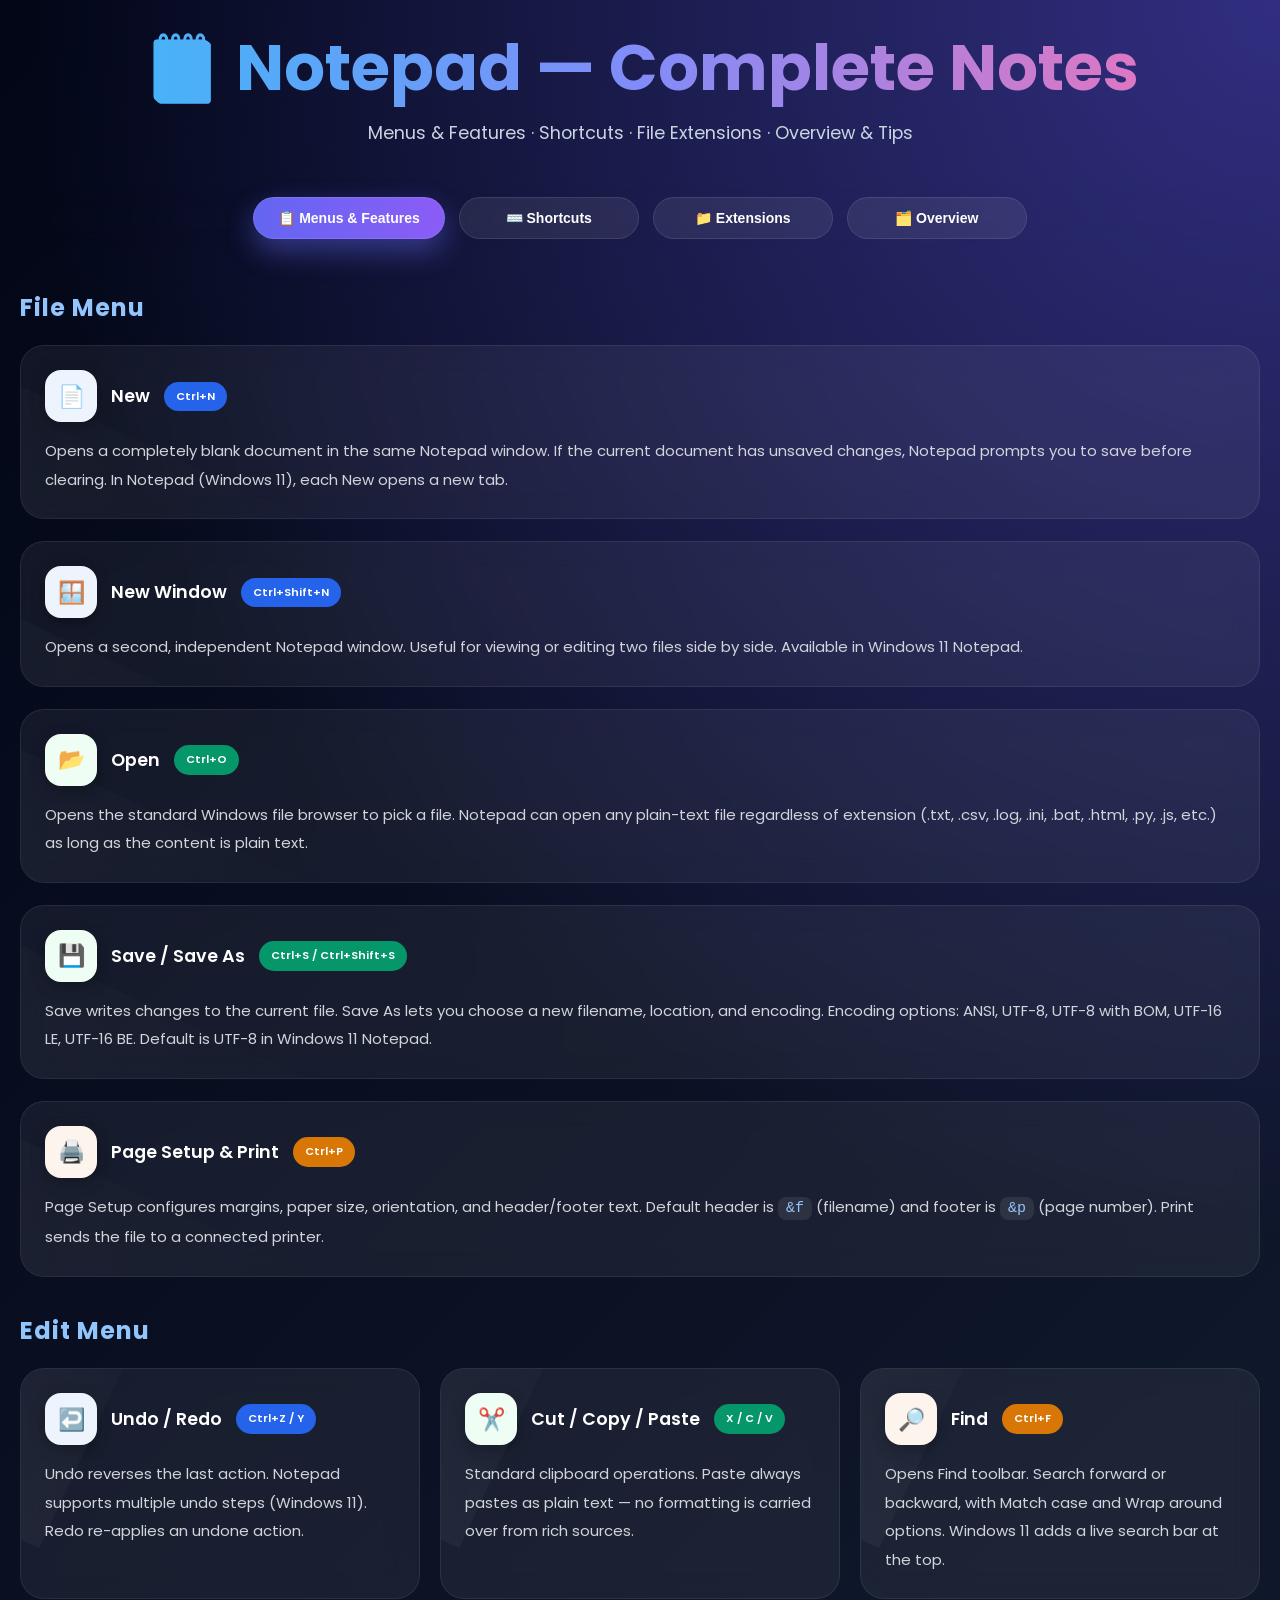
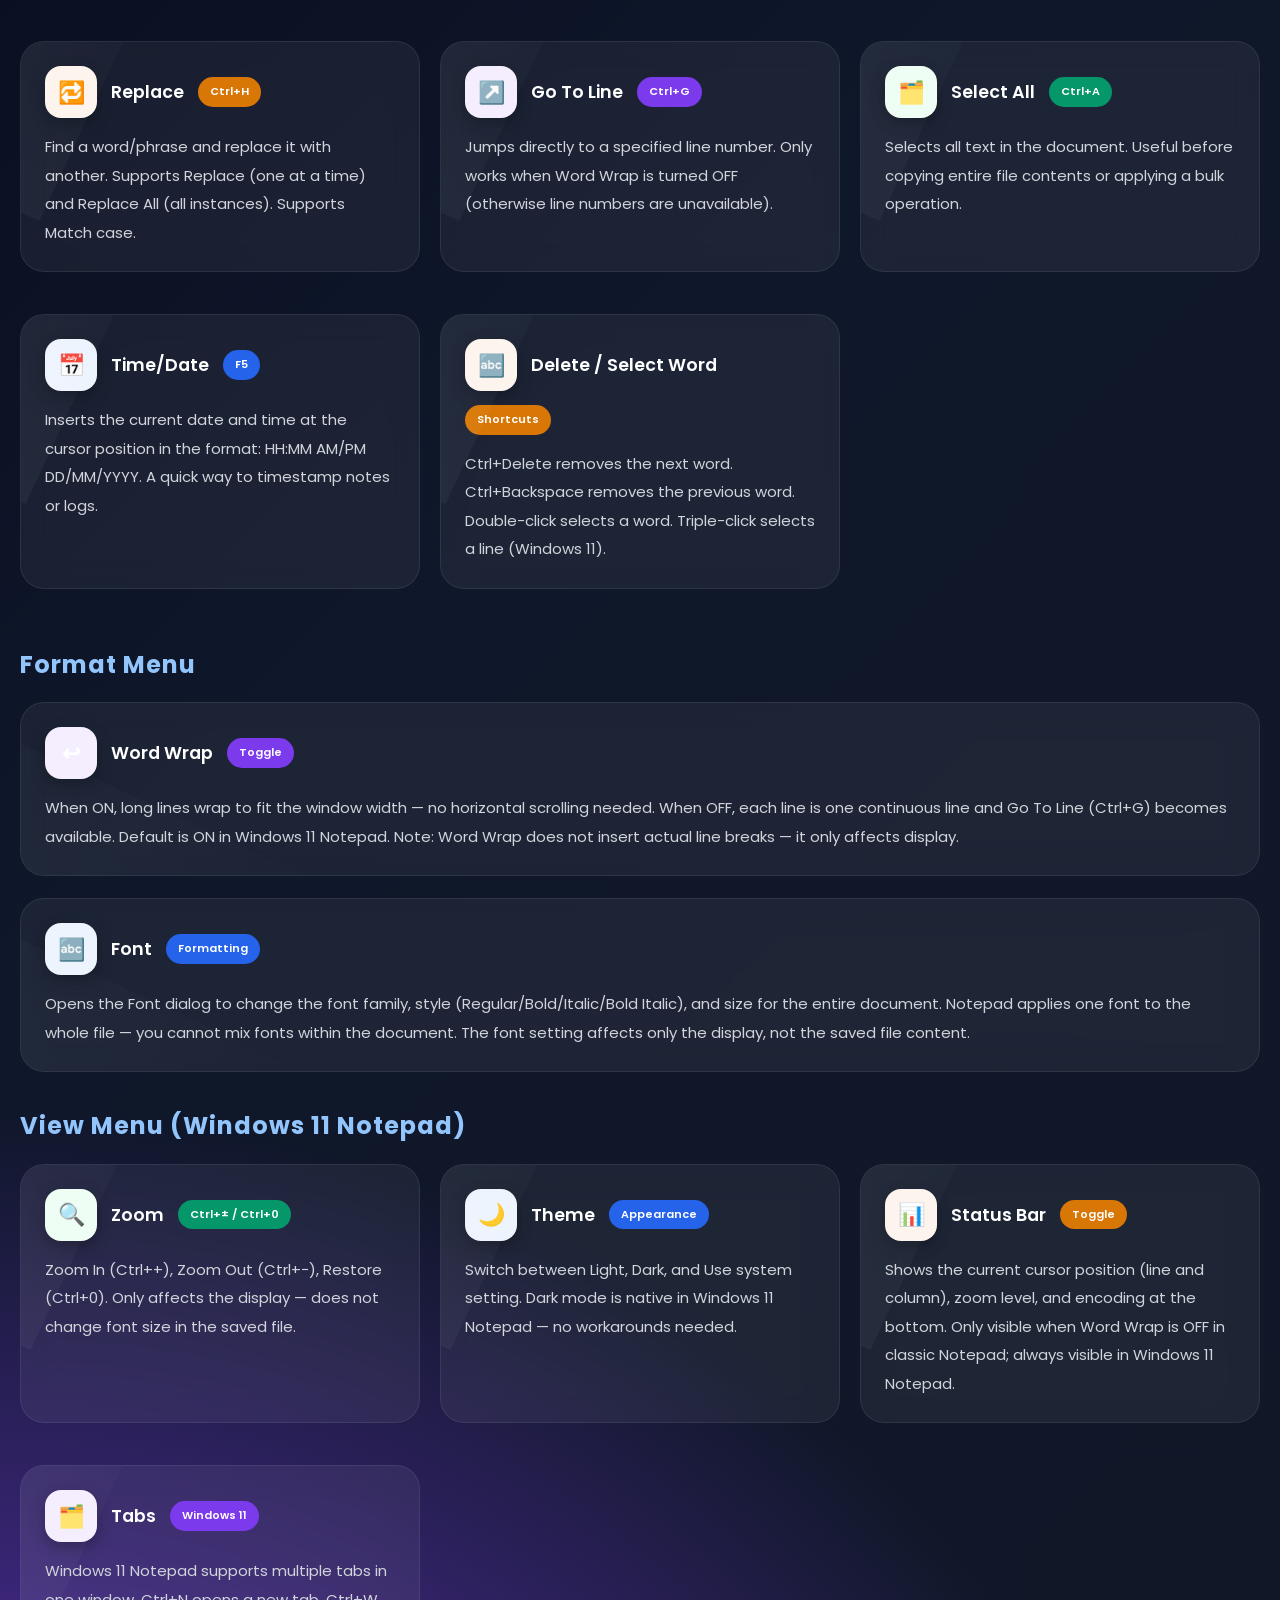
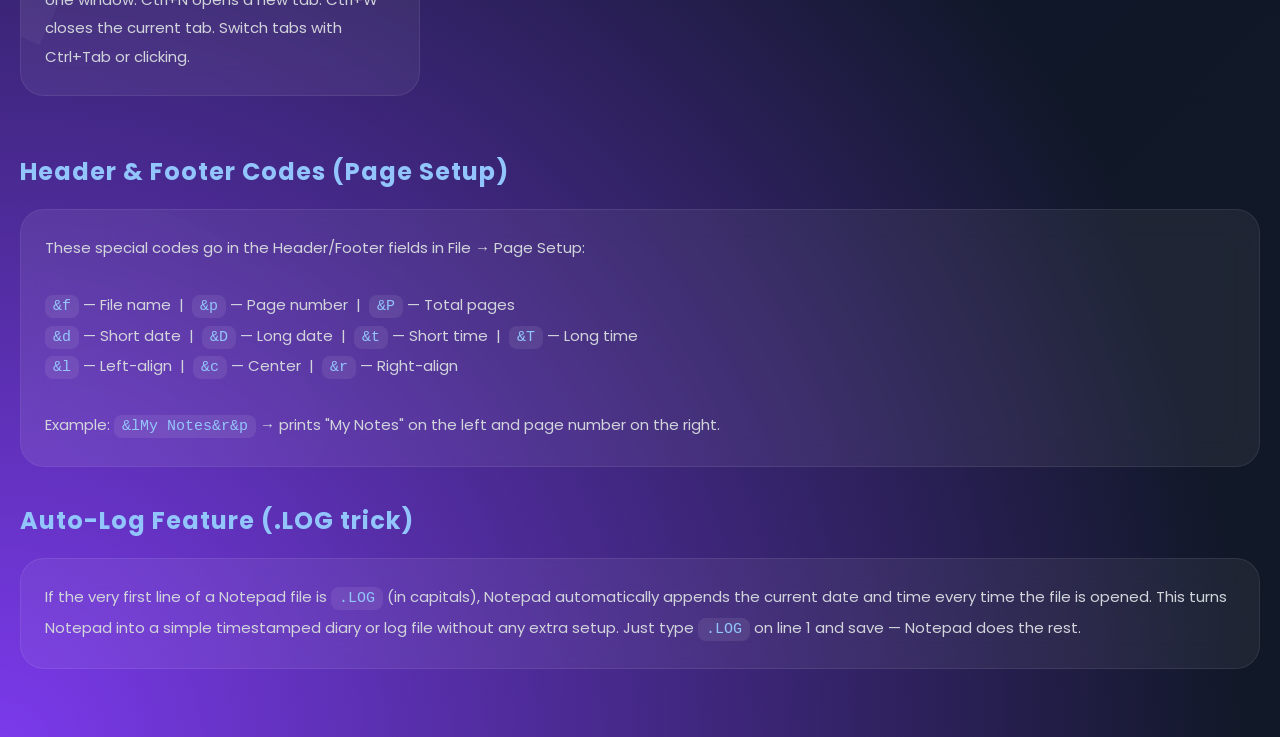
<file: notepad_complete_notes.html>
<!DOCTYPE html>
<html lang="en">
<head>
  <meta charset="UTF-8" />
  <meta name="viewport" content="width=device-width, initial-scale=1.0"/>
<style>
@import url('https://fonts.googleapis.com/css2?family=Poppins:wght@300;400;500;600;700&display=swap');

*{
  margin:0;
  padding:0;
  box-sizing:border-box;
}

html{
  scroll-behavior:smooth;
}

body{
  font-family:'Poppins',sans-serif;
  background:
  radial-gradient(circle at top right,#312e81,transparent 30%),
  radial-gradient(circle at bottom left,#7c3aed,transparent 30%),
  linear-gradient(135deg,#020617,#0f172a,#111827);
  color:#fff;
  min-height:100vh;
  overflow-x:hidden;
  line-height:1.6;
}

/* Scrollbar */
::-webkit-scrollbar{
  width:8px;
}

::-webkit-scrollbar-thumb{
  background:linear-gradient(#6366f1,#8b5cf6);
  border-radius:20px;
}

/* Container */
.wrap{
  width:100%;
  max-width:1450px;
  margin:auto;
  padding:30px 20px 60px;
}

/* Accessibility */
.sr-only{
  position:absolute;
  width:1px;
  height:1px;
  padding:0;
  margin:-1px;
  overflow:hidden;
  clip:rect(0,0,0,0);
  white-space:nowrap;
  border:0;
}

/* Titles */
.page-title{
  font-size:clamp(2rem,5vw,4.2rem);
  font-weight:700;
  text-align:center;
  margin-bottom:12px;
  line-height:1.2;
  background:linear-gradient(to right,#38bdf8,#818cf8,#f472b6);
  -webkit-background-clip:text;
  -webkit-text-fill-color:transparent;
  animation:fadeDown 1s ease;
}

.page-sub{
  text-align:center;
  color:#cbd5e1;
  margin-bottom:40px;
  font-size:clamp(0.95rem,2vw,1.1rem);
  animation:fadeUp 1s ease;
}

/* Tabs */
.tabs{
  display:flex;
  justify-content:center;
  align-items:center;
  flex-wrap:wrap;
  gap:14px;
  margin-bottom:40px;
  position:sticky;
  top:10px;
  z-index:100;
  padding:10px;
  border-radius:22px;
  backdrop-filter:blur(12px);
}

.tab{
  padding:12px 24px;
  border:none;
  border-radius:50px;
  cursor:pointer;
  font-size:14px;
  font-weight:600;
  color:#fff;
  background:rgba(255,255,255,0.08);
  border:1px solid rgba(255,255,255,0.1);
  transition:all 0.35s ease;
  min-width:180px;
}

.tab:hover{
  transform:translateY(-3px);
  background:#6366f1;
  box-shadow:0 10px 25px rgba(99,102,241,0.4);
}

.tab.active{
  background:linear-gradient(to right,#6366f1,#8b5cf6);
  box-shadow:0 12px 28px rgba(99,102,241,0.45);
}

/* Sections */
.section{
  display:none;
  animation:fade 0.5s ease;
}

.section.active{
  display:block;
}

/* Headings */
h3{
  margin:35px 0 18px;
  font-size:clamp(1.1rem,3vw,1.5rem);
  color:#93c5fd;
  letter-spacing:1px;
}

/* Grid Layout */
.two-col{
  display:grid;
  grid-template-columns:repeat(auto-fit,minmax(320px,1fr));
  gap:20px;
}

/* Cards */
.card{
  background:rgba(255,255,255,0.06);
  border:1px solid rgba(255,255,255,0.08);
  border-radius:24px;
  padding:24px;
  margin-bottom:22px;
  backdrop-filter:blur(14px);
  transition:0.4s ease;
  position:relative;
  overflow:hidden;
}

.card::before{
  content:'';
  position:absolute;
  width:150%;
  height:150%;
  background:linear-gradient(
    45deg,
    transparent,
    rgba(255,255,255,0.05),
    transparent
  );
  top:-120%;
  left:-120%;
  transform:rotate(25deg);
  transition:0.8s;
}

.card:hover::before{
  top:100%;
  left:100%;
}

.card:hover{
  transform:translateY(-8px);
  border-color:rgba(99,102,241,0.5);
  box-shadow:0 18px 35px rgba(0,0,0,0.4);
}

.card-title{
  display:flex;
  align-items:center;
  gap:14px;
  flex-wrap:wrap;
  font-size:1.1rem;
  font-weight:600;
  margin-bottom:15px;
}

.card-body{
  color:#d1d5db;
  line-height:1.9;
  font-size:15px;
  word-wrap:break-word;
}

/* Tool Icon */
.tool-icon{
  width:52px;
  height:52px;
  min-width:52px;
  border-radius:16px;
  display:flex;
  align-items:center;
  justify-content:center;
  font-size:22px;
  background:rgba(255,255,255,0.1);
  box-shadow:0 5px 15px rgba(0,0,0,0.3);
}

/* Badges */
.badge{
  padding:6px 12px;
  border-radius:50px;
  font-size:11px;
  font-weight:600;
}

.badge-blue{
  background:#2563eb;
}

.badge-green{
  background:#059669;
}

.badge-amber{
  background:#d97706;
}

.badge-red{
  background:#dc2626;
}

.badge-purple{
  background:#7c3aed;
}

/* Shortcut Grid */
.shortcut-grid{
  display:grid;
  grid-template-columns:repeat(auto-fit,minmax(260px,1fr));
  gap:15px;
}

.sk-row{
  display:flex;
  align-items:center;
  gap:12px;
  padding:15px;
  border-radius:18px;
  background:rgba(255,255,255,0.05);
  border:1px solid rgba(255,255,255,0.08);
  transition:0.3s ease;
}

.sk-row:hover{
  transform:scale(1.03);
  background:rgba(99,102,241,0.2);
}

.sk-key{
  background:#111827;
  padding:8px 12px;
  border-radius:10px;
  font-size:12px;
  white-space:nowrap;
  border:1px solid rgba(255,255,255,0.1);
}

.sk-desc{
  color:#e5e7eb;
  font-size:14px;
}

/* Tables */
.ext-table{
  width:100%;
  border-collapse:collapse;
  min-width:720px;
}

.ext-table th{
  background:#4f46e5;
  padding:16px;
  text-align:left;
  font-size:14px;
}

.ext-table td{
  padding:16px;
  border-bottom:1px solid rgba(255,255,255,0.08);
  color:#e5e7eb;
  line-height:1.8;
  font-size:14px;
}

.ext-table tr:hover{
  background:rgba(255,255,255,0.05);
}

.ext-code{
  color:#60a5fa;
  font-weight:600;
}

/* Compare Section */
.compare-row{
  display:flex;
  gap:10px;
  padding:12px 0;
  border-bottom:1px solid rgba(255,255,255,0.08);
  flex-wrap:wrap;
}

.compare-col{
  flex:1;
  min-width:120px;
}

.compare-head{
  font-weight:600;
  color:#93c5fd;
}

/* Inline Code */
code{
  background:rgba(255,255,255,0.08);
  padding:3px 8px;
  border-radius:8px;
  color:#93c5fd;
  word-break:break-word;
}

/* =========================
   TABLET
========================= */

@media(max-width:992px){

  .wrap{
    padding:24px 18px 50px;
  }

  .card{
    padding:20px;
  }

  .shortcut-grid{
    grid-template-columns:repeat(auto-fit,minmax(220px,1fr));
  }
}

/* =========================
   MOBILE
========================= */

@media(max-width:768px){

  .wrap{
    padding:20px 14px 40px;
  }

  .tabs{
    top:0;
    gap:10px;
    border-radius:0 0 20px 20px;
  }

  .tab{
    width:100%;
    min-width:unset;
    text-align:center;
  }

  .two-col{
    grid-template-columns:1fr;
  }

  .shortcut-grid{
    grid-template-columns:1fr;
  }

  .ext-table{
    display:block;
    overflow-x:auto;
    white-space:nowrap;
  }

  .card{
    padding:18px;
    border-radius:20px;
  }

  .card-title{
    font-size:1rem;
    gap:10px;
  }

  .card-body{
    font-size:14px;
    line-height:1.8;
  }

  .tool-icon{
    width:44px;
    height:44px;
    min-width:44px;
    font-size:20px;
  }
}

/* =========================
   SMALL MOBILE
========================= */

@media(max-width:480px){

  .page-title{
    font-size:1.8rem;
  }

  .page-sub{
    font-size:0.9rem;
  }

  .card{
    padding:16px;
  }

  .card-body{
    font-size:13.5px;
  }

  .sk-row{
    flex-direction:column;
    align-items:flex-start;
  }

  .sk-key{
    font-size:11px;
  }

  .ext-table th,
  .ext-table td{
    padding:12px;
    font-size:13px;
  }
}

/* Animations */
@keyframes fade{
  from{
    opacity:0;
    transform:translateY(20px);
  }
  to{
    opacity:1;
    transform:translateY(0);
  }
}

@keyframes fadeDown{
  from{
    opacity:0;
    transform:translateY(-40px);
  }
  to{
    opacity:1;
    transform:translateY(0);
  }
}

@keyframes fadeUp{
  from{
    opacity:0;
    transform:translateY(40px);
  }
  to{
    opacity:1;
    transform:translateY(0);
  }
}
</style>
<script>
function showTab(id){

  document.querySelectorAll('.section').forEach(section=>{
    section.classList.remove('active');
  });

  document.querySelectorAll('.tab').forEach(tab=>{
    tab.classList.remove('active');
  });

  document.getElementById(id).classList.add('active');

  event.target.classList.add('active');

  window.scrollTo({
    top:140,
    behavior:'smooth'
  });

}
</script>
</head>
<body>
  <div class="wrap">
  <h2 class="sr-only">Complete Notepad notes including menus, shortcuts, file extensions, and tips</h2>
  <p class="page-title">🗒️ Notepad — Complete Notes</p>
  <p class="page-sub">Menus & Features · Shortcuts · File Extensions · Overview & Tips</p>

  <div class="tabs">
    <button class="tab active" onclick="showTab('menus')">📋 Menus & Features</button>
    <button class="tab" onclick="showTab('shortcuts')">⌨️ Shortcuts</button>
    <button class="tab" onclick="showTab('extensions')">📁 Extensions</button>
    <button class="tab" onclick="showTab('overview')">🗂️ Overview</button>
  </div>

  <!-- MENUS & FEATURES -->
  <div id="menus" class="section active">

    <h3>File Menu</h3>
    <div class="card">
      <div class="card-title"><div class="tool-icon" style="background:#EEF4FE">📄</div> New <span class="badge badge-blue">Ctrl+N</span></div>
      <div class="card-body">Opens a completely blank document in the same Notepad window. If the current document has unsaved changes, Notepad prompts you to save before clearing. In Notepad (Windows 11), each New opens a new tab.</div>
    </div>
    <div class="card">
      <div class="card-title"><div class="tool-icon" style="background:#EEF4FE">🪟</div> New Window <span class="badge badge-blue">Ctrl+Shift+N</span></div>
      <div class="card-body">Opens a second, independent Notepad window. Useful for viewing or editing two files side by side. Available in Windows 11 Notepad.</div>
    </div>
    <div class="card">
      <div class="card-title"><div class="tool-icon" style="background:#EEFEF4">📂</div> Open <span class="badge badge-green">Ctrl+O</span></div>
      <div class="card-body">Opens the standard Windows file browser to pick a file. Notepad can open any plain-text file regardless of extension (.txt, .csv, .log, .ini, .bat, .html, .py, .js, etc.) as long as the content is plain text.</div>
    </div>
    <div class="card">
      <div class="card-title"><div class="tool-icon" style="background:#EEFEF4">💾</div> Save / Save As <span class="badge badge-green">Ctrl+S / Ctrl+Shift+S</span></div>
      <div class="card-body">Save writes changes to the current file. Save As lets you choose a new filename, location, and encoding. Encoding options: ANSI, UTF-8, UTF-8 with BOM, UTF-16 LE, UTF-16 BE. Default is UTF-8 in Windows 11 Notepad.</div>
    </div>
    <div class="card">
      <div class="card-title"><div class="tool-icon" style="background:#FEF4EE">🖨️</div> Page Setup & Print <span class="badge badge-amber">Ctrl+P</span></div>
      <div class="card-body">Page Setup configures margins, paper size, orientation, and header/footer text. Default header is <code>&f</code> (filename) and footer is <code>&p</code> (page number). Print sends the file to a connected printer.</div>
    </div>

    <h3>Edit Menu</h3>
    <div class="two-col">
      <div class="card">
        <div class="card-title"><div class="tool-icon" style="background:#EEF4FE">↩️</div> Undo / Redo <span class="badge badge-blue">Ctrl+Z / Y</span></div>
        <div class="card-body">Undo reverses the last action. Notepad supports multiple undo steps (Windows 11). Redo re-applies an undone action.</div>
      </div>
      <div class="card">
        <div class="card-title"><div class="tool-icon" style="background:#EEFEF4">✂️</div> Cut / Copy / Paste <span class="badge badge-green">X / C / V</span></div>
        <div class="card-body">Standard clipboard operations. Paste always pastes as plain text — no formatting is carried over from rich sources.</div>
      </div>
      <div class="card">
        <div class="card-title"><div class="tool-icon" style="background:#FEF4EE">🔎</div> Find <span class="badge badge-amber">Ctrl+F</span></div>
        <div class="card-body">Opens Find toolbar. Search forward or backward, with Match case and Wrap around options. Windows 11 adds a live search bar at the top.</div>
      </div>
      <div class="card">
        <div class="card-title"><div class="tool-icon" style="background:#FEF4EE">🔁</div> Replace <span class="badge badge-amber">Ctrl+H</span></div>
        <div class="card-body">Find a word/phrase and replace it with another. Supports Replace (one at a time) and Replace All (all instances). Supports Match case.</div>
      </div>
      <div class="card">
        <div class="card-title"><div class="tool-icon" style="background:#F4EEFE">↗️</div> Go To Line <span class="badge badge-purple">Ctrl+G</span></div>
        <div class="card-body">Jumps directly to a specified line number. Only works when Word Wrap is turned OFF (otherwise line numbers are unavailable).</div>
      </div>
      <div class="card">
        <div class="card-title"><div class="tool-icon" style="background:#EEFEF4">🗂️</div> Select All <span class="badge badge-green">Ctrl+A</span></div>
        <div class="card-body">Selects all text in the document. Useful before copying entire file contents or applying a bulk operation.</div>
      </div>
      <div class="card">
        <div class="card-title"><div class="tool-icon" style="background:#EEF4FE">📅</div> Time/Date <span class="badge badge-blue">F5</span></div>
        <div class="card-body">Inserts the current date and time at the cursor position in the format: HH:MM AM/PM DD/MM/YYYY. A quick way to timestamp notes or logs.</div>
      </div>
      <div class="card">
        <div class="card-title"><div class="tool-icon" style="background:#FEF4EE">🔤</div> Delete / Select Word <span class="badge badge-amber">Shortcuts</span></div>
        <div class="card-body">Ctrl+Delete removes the next word. Ctrl+Backspace removes the previous word. Double-click selects a word. Triple-click selects a line (Windows 11).</div>
      </div>
    </div>

    <h3>Format Menu</h3>
    <div class="card">
      <div class="card-title"><div class="tool-icon" style="background:#F4EEFE">↩</div> Word Wrap <span class="badge badge-purple">Toggle</span></div>
      <div class="card-body">When ON, long lines wrap to fit the window width — no horizontal scrolling needed. When OFF, each line is one continuous line and Go To Line (Ctrl+G) becomes available. Default is ON in Windows 11 Notepad. Note: Word Wrap does not insert actual line breaks — it only affects display.</div>
    </div>
    <div class="card">
      <div class="card-title"><div class="tool-icon" style="background:#EEF4FE">🔤</div> Font <span class="badge badge-blue">Formatting</span></div>
      <div class="card-body">Opens the Font dialog to change the font family, style (Regular/Bold/Italic/Bold Italic), and size for the entire document. Notepad applies one font to the whole file — you cannot mix fonts within the document. The font setting affects only the display, not the saved file content.</div>
    </div>

    <h3>View Menu (Windows 11 Notepad)</h3>
    <div class="two-col">
      <div class="card">
        <div class="card-title"><div class="tool-icon" style="background:#EEFEF4">🔍</div> Zoom <span class="badge badge-green">Ctrl+± / Ctrl+0</span></div>
        <div class="card-body">Zoom In (Ctrl++), Zoom Out (Ctrl+−), Restore (Ctrl+0). Only affects the display — does not change font size in the saved file.</div>
      </div>
      <div class="card">
        <div class="card-title"><div class="tool-icon" style="background:#EEF4FE">🌙</div> Theme <span class="badge badge-blue">Appearance</span></div>
        <div class="card-body">Switch between Light, Dark, and Use system setting. Dark mode is native in Windows 11 Notepad — no workarounds needed.</div>
      </div>
      <div class="card">
        <div class="card-title"><div class="tool-icon" style="background:#FEF4EE">📊</div> Status Bar <span class="badge badge-amber">Toggle</span></div>
        <div class="card-body">Shows the current cursor position (line and column), zoom level, and encoding at the bottom. Only visible when Word Wrap is OFF in classic Notepad; always visible in Windows 11 Notepad.</div>
      </div>
      <div class="card">
        <div class="card-title"><div class="tool-icon" style="background:#F4EEFE">🗂️</div> Tabs <span class="badge badge-purple">Windows 11</span></div>
        <div class="card-body">Windows 11 Notepad supports multiple tabs in one window. Ctrl+N opens a new tab. Ctrl+W closes the current tab. Switch tabs with Ctrl+Tab or clicking.</div>
      </div>
    </div>

    <h3>Header & Footer Codes (Page Setup)</h3>
    <div class="card">
      <div class="card-body">
        These special codes go in the Header/Footer fields in File → Page Setup:<br><br>
        <code>&f</code> — File name &nbsp;|&nbsp; <code>&p</code> — Page number &nbsp;|&nbsp; <code>&P</code> — Total pages<br>
        <code>&d</code> — Short date &nbsp;|&nbsp; <code>&D</code> — Long date &nbsp;|&nbsp; <code>&t</code> — Short time &nbsp;|&nbsp; <code>&T</code> — Long time<br>
        <code>&l</code> — Left-align &nbsp;|&nbsp; <code>&c</code> — Center &nbsp;|&nbsp; <code>&r</code> — Right-align<br><br>
        Example: <code>&lMy Notes&r&p</code> → prints "My Notes" on the left and page number on the right.
      </div>
    </div>

    <h3>Auto-Log Feature (.LOG trick)</h3>
    <div class="card">
      <div class="card-body">
        If the very first line of a Notepad file is <code>.LOG</code> (in capitals), Notepad automatically appends the current date and time every time the file is opened. This turns Notepad into a simple timestamped diary or log file without any extra setup. Just type <code>.LOG</code> on line 1 and save — Notepad does the rest.
      </div>
    </div>

  </div>

  <!-- SHORTCUTS -->
  <div id="shortcuts" class="section">
    <h3>File Operations</h3>
    <div class="shortcut-grid">
      <div class="sk-row"><span class="sk-key">Ctrl + N</span><span class="sk-desc">New document / new tab</span></div>
      <div class="sk-row"><span class="sk-key">Ctrl + Shift + N</span><span class="sk-desc">New window</span></div>
      <div class="sk-row"><span class="sk-key">Ctrl + O</span><span class="sk-desc">Open file</span></div>
      <div class="sk-row"><span class="sk-key">Ctrl + S</span><span class="sk-desc">Save</span></div>
      <div class="sk-row"><span class="sk-key">Ctrl + Shift + S</span><span class="sk-desc">Save As</span></div>
      <div class="sk-row"><span class="sk-key">Ctrl + P</span><span class="sk-desc">Print</span></div>
      <div class="sk-row"><span class="sk-key">Ctrl + W</span><span class="sk-desc">Close current tab</span></div>
      <div class="sk-row"><span class="sk-key">Alt + F4</span><span class="sk-desc">Close Notepad</span></div>
    </div>
    <h3>Editing</h3>
    <div class="shortcut-grid">
      <div class="sk-row"><span class="sk-key">Ctrl + Z</span><span class="sk-desc">Undo</span></div>
      <div class="sk-row"><span class="sk-key">Ctrl + Y</span><span class="sk-desc">Redo</span></div>
      <div class="sk-row"><span class="sk-key">Ctrl + X</span><span class="sk-desc">Cut</span></div>
      <div class="sk-row"><span class="sk-key">Ctrl + C</span><span class="sk-desc">Copy</span></div>
      <div class="sk-row"><span class="sk-key">Ctrl + V</span><span class="sk-desc">Paste (plain text only)</span></div>
      <div class="sk-row"><span class="sk-key">Ctrl + A</span><span class="sk-desc">Select all</span></div>
      <div class="sk-row"><span class="sk-key">Delete</span><span class="sk-desc">Delete character ahead</span></div>
      <div class="sk-row"><span class="sk-key">Backspace</span><span class="sk-desc">Delete character behind</span></div>
      <div class="sk-row"><span class="sk-key">Ctrl + Delete</span><span class="sk-desc">Delete next word</span></div>
      <div class="sk-row"><span class="sk-key">Ctrl + Backspace</span><span class="sk-desc">Delete previous word</span></div>
      <div class="sk-row"><span class="sk-key">F5</span><span class="sk-desc">Insert date & time</span></div>
    </div>
    <h3>Find & Go To</h3>
    <div class="shortcut-grid">
      <div class="sk-row"><span class="sk-key">Ctrl + F</span><span class="sk-desc">Find text</span></div>
      <div class="sk-row"><span class="sk-key">Ctrl + H</span><span class="sk-desc">Find and Replace</span></div>
      <div class="sk-row"><span class="sk-key">Ctrl + G</span><span class="sk-desc">Go to line number</span></div>
      <div class="sk-row"><span class="sk-key">F3</span><span class="sk-desc">Find next occurrence</span></div>
      <div class="sk-row"><span class="sk-key">Shift + F3</span><span class="sk-desc">Find previous occurrence</span></div>
    </div>
    <h3>View & Zoom</h3>
    <div class="shortcut-grid">
      <div class="sk-row"><span class="sk-key">Ctrl + +</span><span class="sk-desc">Zoom in</span></div>
      <div class="sk-row"><span class="sk-key">Ctrl + −</span><span class="sk-desc">Zoom out</span></div>
      <div class="sk-row"><span class="sk-key">Ctrl + 0</span><span class="sk-desc">Restore default zoom</span></div>
      <div class="sk-row"><span class="sk-key">Ctrl + Scroll</span><span class="sk-desc">Zoom in/out with mouse</span></div>
    </div>
    <h3>Navigation</h3>
    <div class="shortcut-grid">
      <div class="sk-row"><span class="sk-key">Ctrl + Home</span><span class="sk-desc">Go to start of document</span></div>
      <div class="sk-row"><span class="sk-key">Ctrl + End</span><span class="sk-desc">Go to end of document</span></div>
      <div class="sk-row"><span class="sk-key">Home / End</span><span class="sk-desc">Start / end of current line</span></div>
      <div class="sk-row"><span class="sk-key">Ctrl + ← / →</span><span class="sk-desc">Move word by word</span></div>
      <div class="sk-row"><span class="sk-key">PgUp / PgDn</span><span class="sk-desc">Scroll up / down one screen</span></div>
    </div>
    <h3>Selection</h3>
    <div class="shortcut-grid">
      <div class="sk-row"><span class="sk-key">Shift + ← / →</span><span class="sk-desc">Select char by char</span></div>
      <div class="sk-row"><span class="sk-key">Ctrl + Shift + ← / →</span><span class="sk-desc">Select word by word</span></div>
      <div class="sk-row"><span class="sk-key">Shift + Home / End</span><span class="sk-desc">Select to line start/end</span></div>
      <div class="sk-row"><span class="sk-key">Ctrl + Shift + Home/End</span><span class="sk-desc">Select to doc start/end</span></div>
      <div class="sk-row"><span class="sk-key">Double-click</span><span class="sk-desc">Select entire word</span></div>
      <div class="sk-row"><span class="sk-key">Triple-click</span><span class="sk-desc">Select entire line (Win 11)</span></div>
    </div>
    <h3>Tabs (Windows 11 only)</h3>
    <div class="shortcut-grid">
      <div class="sk-row"><span class="sk-key">Ctrl + N</span><span class="sk-desc">Open new tab</span></div>
      <div class="sk-row"><span class="sk-key">Ctrl + W</span><span class="sk-desc">Close current tab</span></div>
      <div class="sk-row"><span class="sk-key">Ctrl + Tab</span><span class="sk-desc">Next tab</span></div>
      <div class="sk-row"><span class="sk-key">Ctrl + Shift + Tab</span><span class="sk-desc">Previous tab</span></div>
      <div class="sk-row"><span class="sk-key">Ctrl + 1–9</span><span class="sk-desc">Jump to tab by number</span></div>
    </div>
  </div>

  <!-- EXTENSIONS -->
  <div id="extensions" class="section">
    <div class="card" style="padding:0;overflow:hidden;">
      <table class="ext-table">
        <thead>
          <tr>
            <th>Extension</th>
            <th>Full Form</th>
            <th>Description & Use with Notepad</th>
          </tr>
        </thead>
        <tbody>
          <tr>
            <td><span class="ext-code">.txt</span></td>
            <td>Plain Text File</td>
            <td>Notepad's default format. Stores raw text with no formatting whatsoever. Universal compatibility — opens on every OS, device, and application. Best for notes, lists, and simple documents.</td>
          </tr>
          <tr>
            <td><span class="ext-code">.log</span></td>
            <td>Log File</td>
            <td>Plain text used for recording events, errors, or timestamped entries. Notepad's .LOG trick (first line = <code>.LOG</code>) auto-appends timestamps on each open. Used by system tools, servers, and apps.</td>
          </tr>
          <tr>
            <td><span class="ext-code">.ini</span></td>
            <td>Initialization / Configuration File</td>
            <td>Windows configuration files using [Section] and key=value pairs. Notepad is the standard editor for .ini files. Used by Windows, games, and legacy software for settings storage.</td>
          </tr>
          <tr>
            <td><span class="ext-code">.bat</span></td>
            <td>Batch File</td>
            <td>Windows command-line script file. Written as plain text in Notepad and executed by cmd.exe. Contains a sequence of commands (copy, del, echo, etc.). Double-clicking runs the script.</td>
          </tr>
          <tr>
            <td><span class="ext-code">.cmd</span></td>
            <td>Windows Command Script</td>
            <td>Similar to .bat but runs under cmd.exe specifically (not COMMAND.COM). Preferred over .bat for modern Windows scripts. Written and edited in Notepad.</td>
          </tr>
          <tr>
            <td><span class="ext-code">.csv</span></td>
            <td>Comma-Separated Values</td>
            <td>Tabular data stored as plain text with commas separating fields. Notepad can open and edit CSV files in raw form. Usually opened in Excel for table view, but Notepad is useful for quick edits.</td>
          </tr>
          <tr>
            <td><span class="ext-code">.html / .htm</span></td>
            <td>HyperText Markup Language</td>
            <td>Web page source code. Notepad is a classic beginner tool for writing HTML — save as .html and open in a browser to preview. No syntax highlighting, but fully functional for basic web pages.</td>
          </tr>
          <tr>
            <td><span class="ext-code">.xml</span></td>
            <td>Extensible Markup Language</td>
            <td>Structured data and configuration format using tags. Notepad can open and edit XML files. No validation or formatting, but works for quick manual edits.</td>
          </tr>
          <tr>
            <td><span class="ext-code">.json</span></td>
            <td>JavaScript Object Notation</td>
            <td>Lightweight data exchange format widely used in APIs and config files. Notepad can edit JSON, though without syntax coloring. Windows 11 Notepad has basic JSON support.</td>
          </tr>
          <tr>
            <td><span class="ext-code">.py .js .css</span></td>
            <td>Python / JavaScript / CSS Source</td>
            <td>Programming language source files. All are plain text — Notepad can open and edit them. No syntax highlighting or IntelliSense, but usable for quick changes without opening a full IDE.</td>
          </tr>
          <tr>
            <td><span class="ext-code">.inf</span></td>
            <td>Setup Information File</td>
            <td>Windows driver and installer setup files. Plain text in INI-like format. Notepad is used to inspect or edit .inf files for driver configurations.</td>
          </tr>
        </tbody>
      </table>
    </div>
    <div class="card" style="margin-top:16px;">
      <div class="card-title">💡 Encoding Options (Save As)</div>
      <div class="card-body">
        <strong>UTF-8</strong> — Default in Windows 11. Supports all languages and symbols. Recommended for all new files.<br>
        <strong>UTF-8 with BOM</strong> — Adds a Byte Order Mark at the start. Some older programs need this to detect UTF-8.<br>
        <strong>UTF-16 LE / BE</strong> — Little Endian / Big Endian. Used for files needing wide Unicode support (e.g. East Asian languages).<br>
        <strong>ANSI</strong> — Legacy Windows encoding. Limited to ~256 characters based on system locale. Avoid for new files.
      </div>
    </div>
  </div>

  <!-- OVERVIEW -->
  <div id="overview" class="section">
    <div class="card">
      <div class="card-title">📌 What is Notepad?</div>
      <div class="card-body">Notepad (<code>notepad.exe</code>) is Microsoft's ultra-lightweight plain text editor, included with every version of Windows since 1985. It has no formatting — no bold, no fonts per-selection, no colors. Everything it saves is pure plain text. It is the fastest text editor on Windows and is ideal for coding, configs, logs, and quick notes.<br><br>
      Open via: <strong>Win + R</strong> → type <code>notepad</code> → Enter, or Start → Search → "Notepad".</div>
    </div>
    <div class="card">
      <div class="card-title">📊 Notepad vs WordPad vs Word</div>
      <div class="card-body">
        <div class="compare-row">
          <div style="width:110px;font-weight:500;font-size:13px;color:var(--color-text-primary)">Feature</div>
          <div class="compare-col compare-head">Notepad</div>
          <div class="compare-col compare-head">WordPad</div>
          <div class="compare-col compare-head">MS Word</div>
        </div>
        <div class="compare-row">
          <div style="width:110px;font-size:13px;color:var(--color-text-secondary)">Formatting</div>
          <div class="compare-col">❌ None</div>
          <div class="compare-col">✅ Basic</div>
          <div class="compare-col">✅ Full</div>
        </div>
        <div class="compare-row">
          <div style="width:110px;font-size:13px;color:var(--color-text-secondary)">Tables</div>
          <div class="compare-col">❌ No</div>
          <div class="compare-col">❌ No</div>
          <div class="compare-col">✅ Yes</div>
        </div>
        <div class="compare-row">
          <div style="width:110px;font-size:13px;color:var(--color-text-secondary)">Spell check</div>
          <div class="compare-col">❌ No</div>
          <div class="compare-col">❌ No</div>
          <div class="compare-col">✅ Yes</div>
        </div>
        <div class="compare-row">
          <div style="width:110px;font-size:13px;color:var(--color-text-secondary)">Images</div>
          <div class="compare-col">❌ No</div>
          <div class="compare-col">✅ Yes</div>
          <div class="compare-col">✅ Yes</div>
        </div>
        <div class="compare-row">
          <div style="width:110px;font-size:13px;color:var(--color-text-secondary)">Code editing</div>
          <div class="compare-col">✅ Best</div>
          <div class="compare-col">⚠️ OK</div>
          <div class="compare-col">❌ Poor</div>
        </div>
        <div class="compare-row">
          <div style="width:110px;font-size:13px;color:var(--color-text-secondary)">Speed</div>
          <div class="compare-col">✅ Fastest</div>
          <div class="compare-col">✅ Fast</div>
          <div class="compare-col">⚠️ Slow start</div>
        </div>
        <div class="compare-row">
          <div style="width:110px;font-size:13px;color:var(--color-text-secondary)">File size</div>
          <div class="compare-col">✅ Tiny</div>
          <div class="compare-col">⚠️ Medium</div>
          <div class="compare-col">❌ Large</div>
        </div>
      </div>
    </div>
    <div class="card">
      <div class="card-title">🆕 Windows 11 Notepad — New Features</div>
      <div class="card-body">
        · <strong>Tabs</strong> — multiple files open in one window (like a browser).<br>
        · <strong>Dark mode</strong> — native light/dark/system theme toggle.<br>
        · <strong>Autosave</strong> — unsaved changes are preserved between sessions; no more "Do you want to save?" on close.<br>
        · <strong>Zoom controls</strong> — Ctrl+scroll or View → Zoom.<br>
        · <strong>Improved Find</strong> — inline search bar, live highlighting of all matches.<br>
        · <strong>Settings page</strong> — dedicated settings panel (gear icon) for font, theme, line endings, and more.<br>
        · <strong>Spell check</strong> — basic spell check added in 2024 update (wavy underlines).<br>
        · <strong>Character count</strong> — shown in status bar.
      </div>
    </div>
    <div class="card">
      <div class="card-title">🔧 What Notepad Can & Cannot Do</div>
      <div class="card-body">
        <strong>✅ Can do:</strong> Open/save plain text files, Find & Replace, Go to line, Insert date/time (F5), Word Wrap toggle, Set font (display only), Page setup with header/footer codes, Multiple encodings (UTF-8, ANSI, UTF-16), Multiple tabs (Win 11), Zoom, Dark mode (Win 11), Auto-log (.LOG trick), Open any plain-text file type.<br><br>
        <strong>❌ Cannot do:</strong> Text formatting (bold/italic/color), Tables, Images, Spell check (pre-2024), Numbered lists, Print preview, Macros, Multiple fonts in one file, Columns, Headers/Footers visually (only in print).
      </div>
    </div>
    <div class="card">
      <div class="card-title">💡 Pro Tips</div>
      <div class="card-body">
        · Type <code>.LOG</code> on line 1 → Notepad auto-stamps date/time every time you open it — instant diary/log.<br>
        · <strong>F5</strong> inserts current date and time at cursor — fastest timestamp shortcut on Windows.<br>
        · Change encoding to <strong>UTF-8</strong> in Save As to avoid special character issues when sharing files.<br>
        · Use Notepad to <strong>strip formatting</strong> — paste rich text in, Ctrl+A, Ctrl+C, then paste clean text elsewhere.<br>
        · <strong>Ctrl+G</strong> jumps to any line instantly (turn Word Wrap OFF first).<br>
        · Right-click any file → Open with → Notepad to view raw source of any text-based file.<br>
        · For large files (100MB+), Notepad struggles — use <strong>Notepad++</strong> or VS Code instead.<br>
        · Save HTML files with <code>.html</code> extension in Save As → open in browser to instantly preview web pages.
      </div>
    </div>
  </div>
</div>
</body>
</html>
</file>
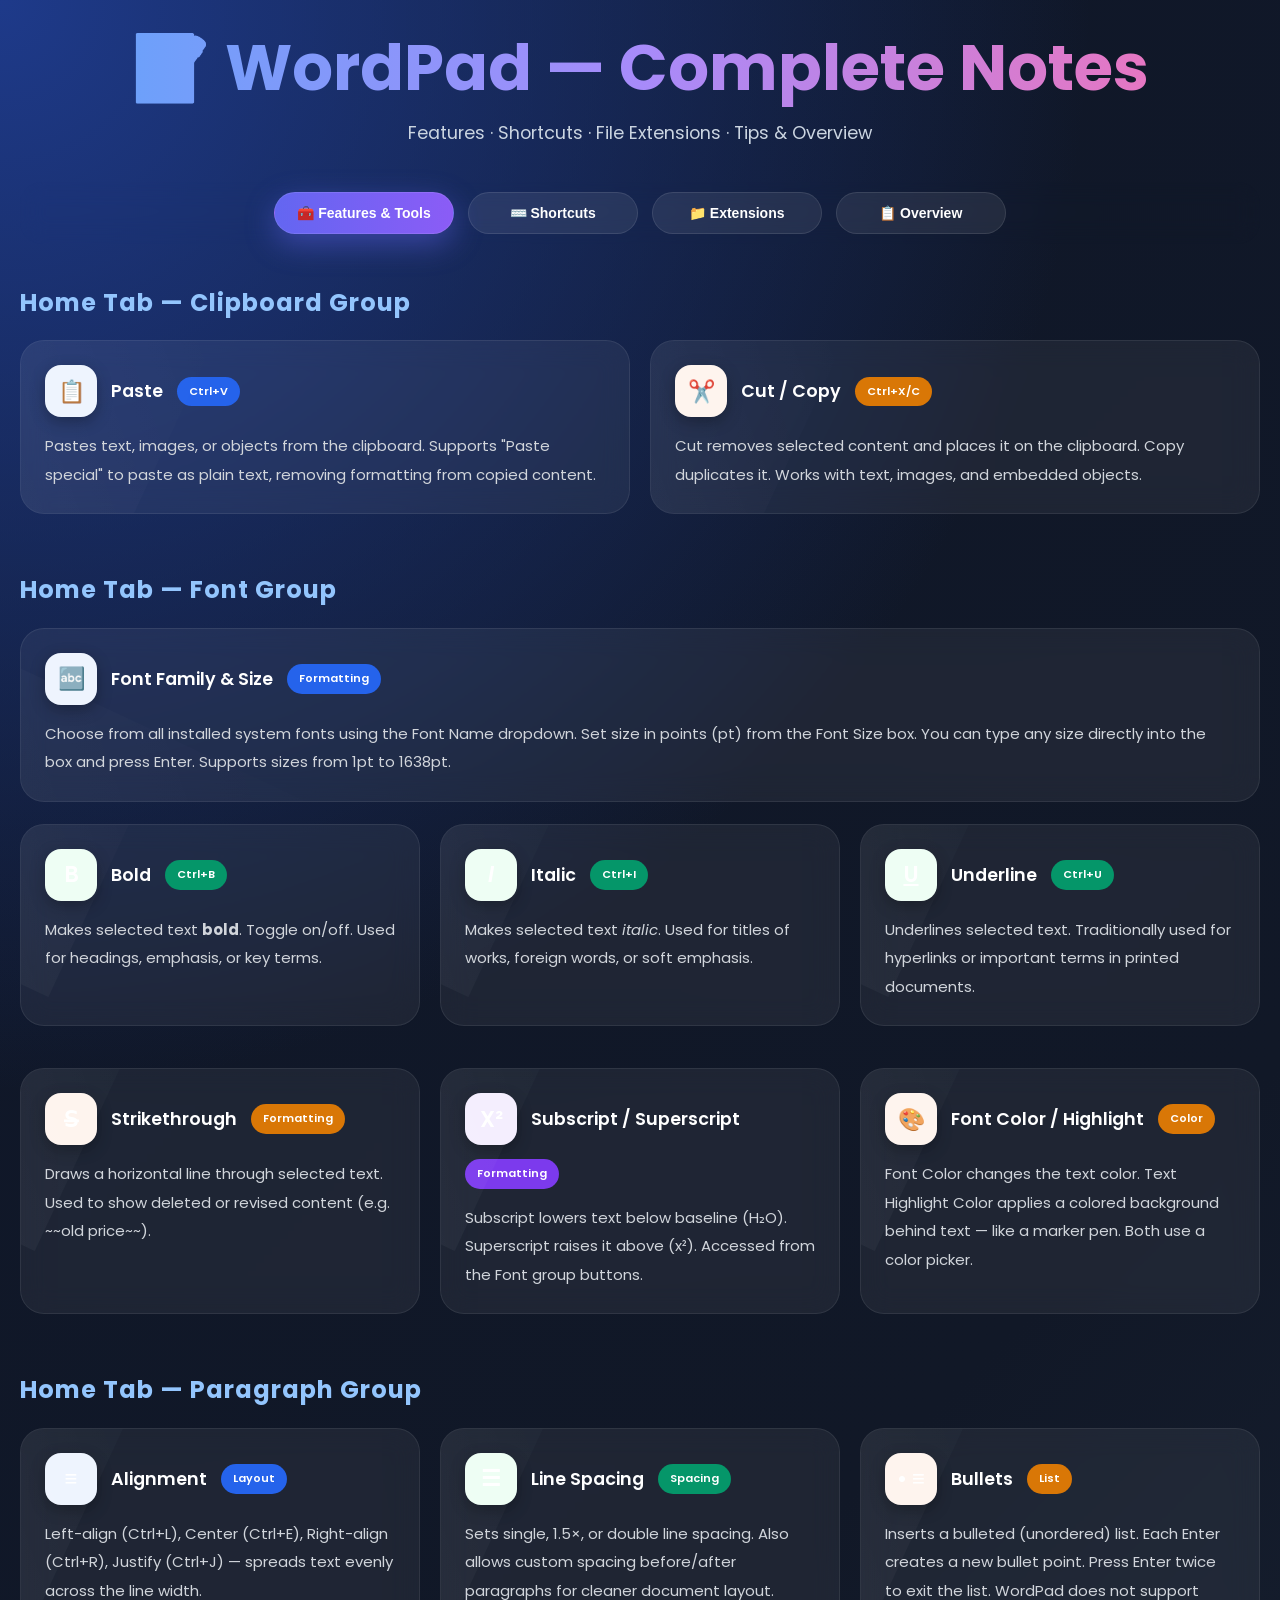
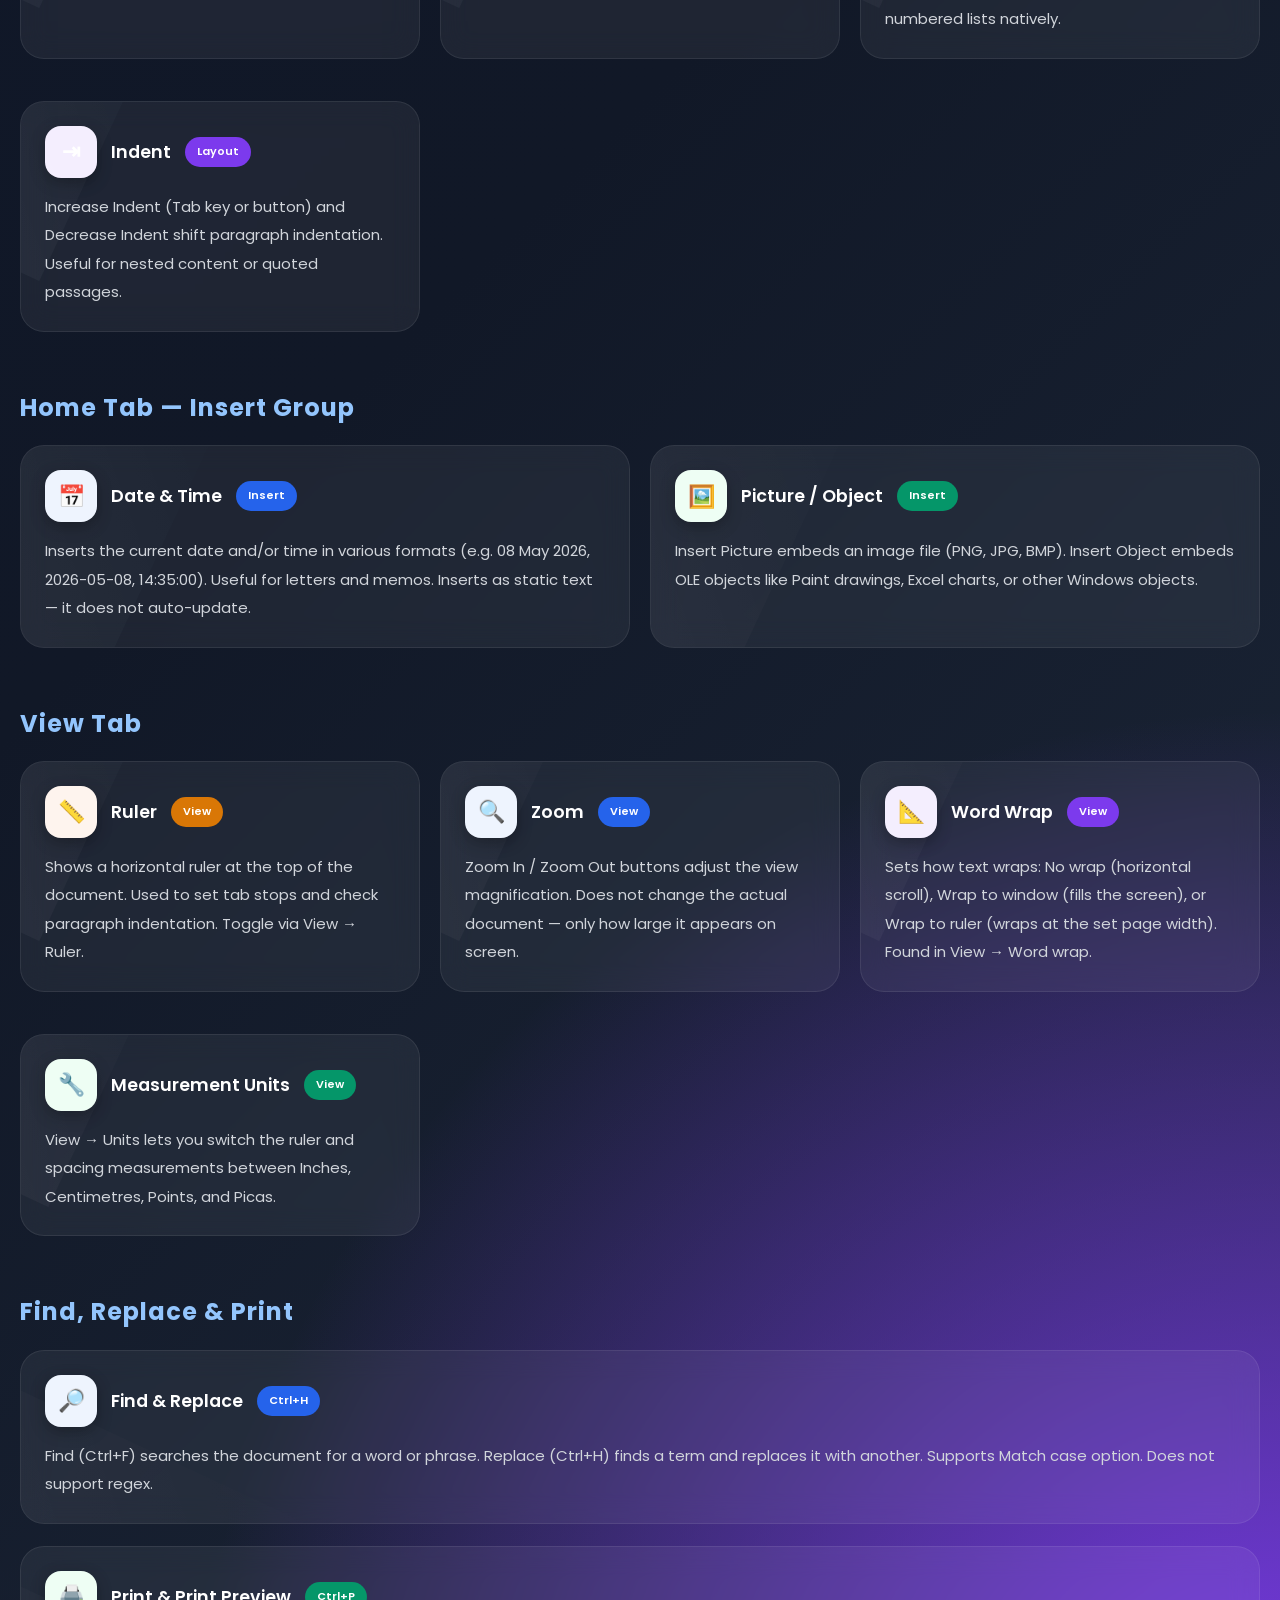
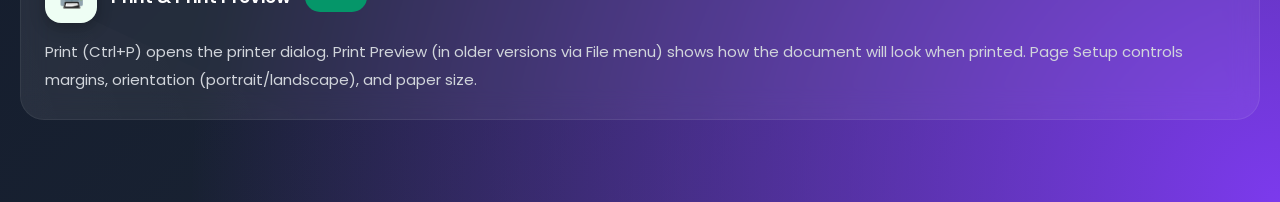
<file: wordpad_complete_notes.html>
<!DOCTYPE html>
<html lang="en">
<head>
  <meta charset="UTF-8" />
  <meta name="viewport" content="width=device-width, initial-scale=1.0"/>

<style>
@import url('https://fonts.googleapis.com/css2?family=Poppins:wght@300;400;500;600;700&display=swap');

*{
  margin:0;
  padding:0;
  box-sizing:border-box;
}

html{
  scroll-behavior:smooth;
}

body{
  font-family:'Poppins',sans-serif;
  background:
  radial-gradient(circle at top left,#1e3a8a,transparent 30%),
  radial-gradient(circle at bottom right,#7c3aed,transparent 30%),
  linear-gradient(135deg,#0f172a,#111827,#1e293b);
  color:#fff;
  min-height:100vh;
  overflow-x:hidden;
  line-height:1.6;
}

/* Scrollbar */
::-webkit-scrollbar{
  width:8px;
}

::-webkit-scrollbar-thumb{
  background:linear-gradient(#6366f1,#8b5cf6);
  border-radius:20px;
}

/* Container */
.wrap{
  width:100%;
  max-width:1450px;
  margin:auto;
  padding:30px 20px 60px;
}

/* Accessibility */
.sr-only{
  position:absolute;
  width:1px;
  height:1px;
  padding:0;
  margin:-1px;
  overflow:hidden;
  clip:rect(0,0,0,0);
  white-space:nowrap;
  border:0;
}

/* Title */
.page-title{
  font-size:clamp(2rem,5vw,4rem);
  font-weight:700;
  text-align:center;
  line-height:1.2;
  margin-bottom:12px;
  background:linear-gradient(to right,#60a5fa,#a78bfa,#f472b6);
  -webkit-background-clip:text;
  -webkit-text-fill-color:transparent;
  animation:fadeDown 1s ease;
}

.page-sub{
  text-align:center;
  color:#cbd5e1;
  margin-bottom:35px;
  font-size:clamp(0.95rem,2vw,1.1rem);
  animation:fadeUp 1s ease;
}

/* Tabs */
.tabs{
  display:flex;
  justify-content:center;
  align-items:center;
  flex-wrap:wrap;
  gap:14px;
  margin-bottom:40px;
  position:sticky;
  top:10px;
  z-index:100;
  padding:10px;
  border-radius:22px;
  backdrop-filter:blur(12px);
}

.tab{
  padding:12px 22px;
  border:none;
  border-radius:50px;
  cursor:pointer;
  font-size:14px;
  font-weight:600;
  color:#fff;
  background:rgba(255,255,255,0.08);
  border:1px solid rgba(255,255,255,0.1);
  transition:all 0.35s ease;
  backdrop-filter:blur(10px);
  min-width:170px;
}

.tab:hover{
  transform:translateY(-3px);
  background:#6366f1;
  box-shadow:0 10px 25px rgba(99,102,241,0.45);
}

.tab.active{
  background:linear-gradient(to right,#6366f1,#8b5cf6);
  box-shadow:0 10px 30px rgba(99,102,241,0.45);
}

/* Sections */
.section{
  display:none;
  animation:fade 0.5s ease;
}

.section.active{
  display:block;
}

/* Headings */
h3{
  margin:35px 0 18px;
  font-size:clamp(1.1rem,3vw,1.5rem);
  color:#93c5fd;
  letter-spacing:1px;
}

/* Ribbon Row */
.ribbon-row{
  display:grid;
  grid-template-columns:repeat(auto-fit,minmax(320px,1fr));
  gap:20px;
}

/* Cards */
.card{
  background:rgba(255,255,255,0.06);
  border:1px solid rgba(255,255,255,0.08);
  border-radius:24px;
  padding:24px;
  margin-bottom:22px;
  backdrop-filter:blur(14px);
  transition:0.4s ease;
  position:relative;
  overflow:hidden;
}

.card::before{
  content:'';
  position:absolute;
  width:150%;
  height:150%;
  background:linear-gradient(
    45deg,
    transparent,
    rgba(255,255,255,0.05),
    transparent
  );
  top:-120%;
  left:-120%;
  transform:rotate(25deg);
  transition:0.8s;
}

.card:hover::before{
  top:100%;
  left:100%;
}

.card:hover{
  transform:translateY(-8px);
  border-color:rgba(99,102,241,0.5);
  box-shadow:0 18px 35px rgba(0,0,0,0.4);
}

.card-title{
  display:flex;
  align-items:center;
  gap:14px;
  font-size:1.1rem;
  font-weight:600;
  margin-bottom:15px;
  flex-wrap:wrap;
}

.card-body{
  color:#d1d5db;
  line-height:1.9;
  font-size:15px;
  word-wrap:break-word;
}

/* Icons */
.tool-icon{
  width:52px;
  height:52px;
  min-width:52px;
  border-radius:16px;
  display:flex;
  align-items:center;
  justify-content:center;
  font-size:22px;
  background:rgba(255,255,255,0.1);
  box-shadow:0 5px 15px rgba(0,0,0,0.3);
}

/* Badges */
.badge{
  padding:6px 12px;
  border-radius:50px;
  font-size:11px;
  font-weight:600;
}

.badge-blue{
  background:#2563eb;
}

.badge-green{
  background:#059669;
}

.badge-amber{
  background:#d97706;
}

.badge-red{
  background:#dc2626;
}

.badge-purple{
  background:#7c3aed;
}

/* Shortcut Grid */
.shortcut-grid{
  display:grid;
  grid-template-columns:repeat(auto-fit,minmax(260px,1fr));
  gap:15px;
}

.sk-row{
  display:flex;
  align-items:center;
  gap:12px;
  padding:15px;
  border-radius:18px;
  background:rgba(255,255,255,0.05);
  border:1px solid rgba(255,255,255,0.08);
  transition:0.3s ease;
}

.sk-row:hover{
  transform:scale(1.03);
  background:rgba(99,102,241,0.2);
}

.sk-key{
  background:#111827;
  padding:8px 12px;
  border-radius:10px;
  font-size:12px;
  white-space:nowrap;
  border:1px solid rgba(255,255,255,0.1);
}

.sk-desc{
  color:#e5e7eb;
  font-size:14px;
}

/* Table */
.ext-table{
  width:100%;
  border-collapse:collapse;
  min-width:700px;
}

.ext-table th{
  background:#4f46e5;
  padding:16px;
  text-align:left;
  font-size:14px;
}

.ext-table td{
  padding:16px;
  border-bottom:1px solid rgba(255,255,255,0.08);
  color:#e5e7eb;
  line-height:1.8;
  font-size:14px;
}

.ext-table tr:hover{
  background:rgba(255,255,255,0.05);
}

.ext-code{
  color:#60a5fa;
  font-weight:600;
}

/* Inline Code */
code{
  background:rgba(255,255,255,0.08);
  padding:3px 8px;
  border-radius:8px;
  color:#93c5fd;
  word-break:break-word;
}

/* =========================
   TABLET
========================= */

@media(max-width:992px){

  .wrap{
    padding:24px 18px 50px;
  }

  .card{
    padding:20px;
  }

  .shortcut-grid{
    grid-template-columns:repeat(auto-fit,minmax(220px,1fr));
  }
}

/* =========================
   MOBILE
========================= */

@media(max-width:768px){

  .wrap{
    padding:20px 14px 40px;
  }

  .tabs{
    top:0;
    gap:10px;
    border-radius:0 0 20px 20px;
  }

  .tab{
    width:100%;
    min-width:unset;
    text-align:center;
  }

  .card{
    padding:18px;
    border-radius:20px;
  }

  .card-title{
    font-size:1rem;
    gap:10px;
  }

  .card-body{
    font-size:14px;
    line-height:1.8;
  }

  .shortcut-grid{
    grid-template-columns:1fr;
  }

  .ribbon-row{
    grid-template-columns:1fr;
  }

  .tool-icon{
    width:44px;
    height:44px;
    min-width:44px;
    font-size:20px;
  }

  .ext-table{
    display:block;
    overflow-x:auto;
    white-space:nowrap;
  }
}

/* =========================
   SMALL MOBILE
========================= */

@media(max-width:480px){

  .page-title{
    font-size:1.8rem;
  }

  .page-sub{
    font-size:0.9rem;
  }

  .card{
    padding:16px;
  }

  .card-body{
    font-size:13.5px;
  }

  .sk-row{
    flex-direction:column;
    align-items:flex-start;
  }

  .sk-key{
    font-size:11px;
  }

  .ext-table th,
  .ext-table td{
    padding:12px;
    font-size:13px;
  }
}

/* Animations */
@keyframes fade{
  from{
    opacity:0;
    transform:translateY(20px);
  }
  to{
    opacity:1;
    transform:translateY(0);
  }
}

@keyframes fadeDown{
  from{
    opacity:0;
    transform:translateY(-40px);
  }
  to{
    opacity:1;
    transform:translateY(0);
  }
}

@keyframes fadeUp{
  from{
    opacity:0;
    transform:translateY(40px);
  }
  to{
    opacity:1;
    transform:translateY(0);
  }
}
</style>
<script>
function showTab(id){

  document.querySelectorAll('.section').forEach(section=>{
    section.classList.remove('active');
  });

  document.querySelectorAll('.tab').forEach(tab=>{
    tab.classList.remove('active');
  });

  document.getElementById(id).classList.add('active');

  event.target.classList.add('active');

  window.scrollTo({
    top:140,
    behavior:'smooth'
  });

}
</script>
</head>
<body>
  
<div class="wrap">
  <h2 class="sr-only">Complete WordPad notes including features, shortcuts, file extensions and tips</h2>
  <p class="page-title">📝 WordPad — Complete Notes</p>
  <p class="page-sub">Features · Shortcuts · File Extensions · Tips & Overview</p>

  <div class="tabs">
    <button class="tab active" onclick="showTab('features')">🧰 Features & Tools</button>
    <button class="tab" onclick="showTab('shortcuts')">⌨️ Shortcuts</button>
    <button class="tab" onclick="showTab('extensions')">📁 Extensions</button>
    <button class="tab" onclick="showTab('overview')">📋 Overview</button>
  </div>

  <!-- FEATURES -->
  <div id="features" class="section active">

    <h3>Home Tab — Clipboard Group</h3>
    <div class="ribbon-row">
      <div class="card">
        <div class="card-title"><div class="tool-icon" style="background:#EEF4FE">📋</div> Paste <span class="badge badge-blue">Ctrl+V</span></div>
        <div class="card-body">Pastes text, images, or objects from the clipboard. Supports "Paste special" to paste as plain text, removing formatting from copied content.</div>
      </div>
      <div class="card">
        <div class="card-title"><div class="tool-icon" style="background:#FEF4EE">✂️</div> Cut / Copy <span class="badge badge-amber">Ctrl+X/C</span></div>
        <div class="card-body">Cut removes selected content and places it on the clipboard. Copy duplicates it. Works with text, images, and embedded objects.</div>
      </div>
    </div>

    <h3>Home Tab — Font Group</h3>
    <div class="card">
      <div class="card-title"><div class="tool-icon" style="background:#EEF4FE">🔤</div> Font Family & Size <span class="badge badge-blue">Formatting</span></div>
      <div class="card-body">Choose from all installed system fonts using the Font Name dropdown. Set size in points (pt) from the Font Size box. You can type any size directly into the box and press Enter. Supports sizes from 1pt to 1638pt.</div>
    </div>
    <div class="ribbon-row">
      <div class="card">
        <div class="card-title"><div class="tool-icon" style="background:#EEFEF4">B</div> Bold <span class="badge badge-green">Ctrl+B</span></div>
        <div class="card-body">Makes selected text <strong>bold</strong>. Toggle on/off. Used for headings, emphasis, or key terms.</div>
      </div>
      <div class="card">
        <div class="card-title"><div class="tool-icon" style="background:#EEFEF4"><em>I</em></div> Italic <span class="badge badge-green">Ctrl+I</span></div>
        <div class="card-body">Makes selected text <em>italic</em>. Used for titles of works, foreign words, or soft emphasis.</div>
      </div>
      <div class="card">
        <div class="card-title"><div class="tool-icon" style="background:#EEFEF4"><u>U</u></div> Underline <span class="badge badge-green">Ctrl+U</span></div>
        <div class="card-body">Underlines selected text. Traditionally used for hyperlinks or important terms in printed documents.</div>
      </div>
      <div class="card">
        <div class="card-title"><div class="tool-icon" style="background:#FEF4EE">S̶</div> Strikethrough <span class="badge badge-amber">Formatting</span></div>
        <div class="card-body">Draws a horizontal line through selected text. Used to show deleted or revised content (e.g. ~~old price~~).</div>
      </div>
      <div class="card">
        <div class="card-title"><div class="tool-icon" style="background:#F4EEFE">X²</div> Subscript / Superscript <span class="badge badge-purple">Formatting</span></div>
        <div class="card-body">Subscript lowers text below baseline (H₂O). Superscript raises it above (x²). Accessed from the Font group buttons.</div>
      </div>
      <div class="card">
        <div class="card-title"><div class="tool-icon" style="background:#FEF4EE">🎨</div> Font Color / Highlight <span class="badge badge-amber">Color</span></div>
        <div class="card-body">Font Color changes the text color. Text Highlight Color applies a colored background behind text — like a marker pen. Both use a color picker.</div>
      </div>
    </div>

    <h3>Home Tab — Paragraph Group</h3>
    <div class="ribbon-row">
      <div class="card">
        <div class="card-title"><div class="tool-icon" style="background:#EEF4FE">≡</div> Alignment <span class="badge badge-blue">Layout</span></div>
        <div class="card-body">Left-align (Ctrl+L), Center (Ctrl+E), Right-align (Ctrl+R), Justify (Ctrl+J) — spreads text evenly across the line width.</div>
      </div>
      <div class="card">
        <div class="card-title"><div class="tool-icon" style="background:#EEFEF4">☰</div> Line Spacing <span class="badge badge-green">Spacing</span></div>
        <div class="card-body">Sets single, 1.5×, or double line spacing. Also allows custom spacing before/after paragraphs for cleaner document layout.</div>
      </div>
      <div class="card">
        <div class="card-title"><div class="tool-icon" style="background:#FEF4EE">• ≡</div> Bullets <span class="badge badge-amber">List</span></div>
        <div class="card-body">Inserts a bulleted (unordered) list. Each Enter creates a new bullet point. Press Enter twice to exit the list. WordPad does not support numbered lists natively.</div>
      </div>
      <div class="card">
        <div class="card-title"><div class="tool-icon" style="background:#F4EEFE">⇥</div> Indent <span class="badge badge-purple">Layout</span></div>
        <div class="card-body">Increase Indent (Tab key or button) and Decrease Indent shift paragraph indentation. Useful for nested content or quoted passages.</div>
      </div>
    </div>

    <h3>Home Tab — Insert Group</h3>
    <div class="ribbon-row">
      <div class="card">
        <div class="card-title"><div class="tool-icon" style="background:#EEF4FE">📅</div> Date & Time <span class="badge badge-blue">Insert</span></div>
        <div class="card-body">Inserts the current date and/or time in various formats (e.g. 08 May 2026, 2026-05-08, 14:35:00). Useful for letters and memos. Inserts as static text — it does not auto-update.</div>
      </div>
      <div class="card">
        <div class="card-title"><div class="tool-icon" style="background:#EEFEF4">🖼️</div> Picture / Object <span class="badge badge-green">Insert</span></div>
        <div class="card-body">Insert Picture embeds an image file (PNG, JPG, BMP). Insert Object embeds OLE objects like Paint drawings, Excel charts, or other Windows objects.</div>
      </div>
    </div>

    <h3>View Tab</h3>
    <div class="ribbon-row">
      <div class="card">
        <div class="card-title"><div class="tool-icon" style="background:#FEF4EE">📏</div> Ruler <span class="badge badge-amber">View</span></div>
        <div class="card-body">Shows a horizontal ruler at the top of the document. Used to set tab stops and check paragraph indentation. Toggle via View → Ruler.</div>
      </div>
      <div class="card">
        <div class="card-title"><div class="tool-icon" style="background:#EEF4FE">🔍</div> Zoom <span class="badge badge-blue">View</span></div>
        <div class="card-body">Zoom In / Zoom Out buttons adjust the view magnification. Does not change the actual document — only how large it appears on screen.</div>
      </div>
      <div class="card">
        <div class="card-title"><div class="tool-icon" style="background:#F4EEFE">📐</div> Word Wrap <span class="badge badge-purple">View</span></div>
        <div class="card-body">Sets how text wraps: No wrap (horizontal scroll), Wrap to window (fills the screen), or Wrap to ruler (wraps at the set page width). Found in View → Word wrap.</div>
      </div>
      <div class="card">
        <div class="card-title"><div class="tool-icon" style="background:#EEFEF4">🔧</div> Measurement Units <span class="badge badge-green">View</span></div>
        <div class="card-body">View → Units lets you switch the ruler and spacing measurements between Inches, Centimetres, Points, and Picas.</div>
      </div>
    </div>

    <h3>Find, Replace & Print</h3>
    <div class="card">
      <div class="card-title"><div class="tool-icon" style="background:#EEF4FE">🔎</div> Find & Replace <span class="badge badge-blue">Ctrl+H</span></div>
      <div class="card-body">Find (Ctrl+F) searches the document for a word or phrase. Replace (Ctrl+H) finds a term and replaces it with another. Supports Match case option. Does not support regex.</div>
    </div>
    <div class="card">
      <div class="card-title"><div class="tool-icon" style="background:#EEFEF4">🖨️</div> Print & Print Preview <span class="badge badge-green">Ctrl+P</span></div>
      <div class="card-body">Print (Ctrl+P) opens the printer dialog. Print Preview (in older versions via File menu) shows how the document will look when printed. Page Setup controls margins, orientation (portrait/landscape), and paper size.</div>
    </div>
  </div>

  <!-- SHORTCUTS -->
  <div id="shortcuts" class="section">
    <h3>File Operations</h3>
    <div class="shortcut-grid">
      <div class="sk-row"><span class="sk-key">Ctrl + N</span><span class="sk-desc">New document</span></div>
      <div class="sk-row"><span class="sk-key">Ctrl + O</span><span class="sk-desc">Open file</span></div>
      <div class="sk-row"><span class="sk-key">Ctrl + S</span><span class="sk-desc">Save document</span></div>
      <div class="sk-row"><span class="sk-key">Ctrl + Shift + S</span><span class="sk-desc">Save As (different format)</span></div>
      <div class="sk-row"><span class="sk-key">Ctrl + P</span><span class="sk-desc">Print document</span></div>
      <div class="sk-row"><span class="sk-key">Alt + F4</span><span class="sk-desc">Close WordPad</span></div>
    </div>
    <h3>Editing</h3>
    <div class="shortcut-grid">
      <div class="sk-row"><span class="sk-key">Ctrl + Z</span><span class="sk-desc">Undo</span></div>
      <div class="sk-row"><span class="sk-key">Ctrl + Y</span><span class="sk-desc">Redo</span></div>
      <div class="sk-row"><span class="sk-key">Ctrl + X</span><span class="sk-desc">Cut selected text</span></div>
      <div class="sk-row"><span class="sk-key">Ctrl + C</span><span class="sk-desc">Copy selected text</span></div>
      <div class="sk-row"><span class="sk-key">Ctrl + V</span><span class="sk-desc">Paste</span></div>
      <div class="sk-row"><span class="sk-key">Ctrl + A</span><span class="sk-desc">Select all text</span></div>
      <div class="sk-row"><span class="sk-key">Ctrl + F</span><span class="sk-desc">Find text</span></div>
      <div class="sk-row"><span class="sk-key">Ctrl + H</span><span class="sk-desc">Find and Replace</span></div>
      <div class="sk-row"><span class="sk-key">Delete</span><span class="sk-desc">Delete character/selection</span></div>
      <div class="sk-row"><span class="sk-key">Ctrl + Delete</span><span class="sk-desc">Delete next word</span></div>
      <div class="sk-row"><span class="sk-key">Backspace</span><span class="sk-desc">Delete previous character</span></div>
      <div class="sk-row"><span class="sk-key">Ctrl + Backspace</span><span class="sk-desc">Delete previous word</span></div>
    </div>
    <h3>Text Formatting</h3>
    <div class="shortcut-grid">
      <div class="sk-row"><span class="sk-key">Ctrl + B</span><span class="sk-desc">Bold</span></div>
      <div class="sk-row"><span class="sk-key">Ctrl + I</span><span class="sk-desc">Italic</span></div>
      <div class="sk-row"><span class="sk-key">Ctrl + U</span><span class="sk-desc">Underline</span></div>
      <div class="sk-row"><span class="sk-key">Ctrl + =</span><span class="sk-desc">Subscript</span></div>
      <div class="sk-row"><span class="sk-key">Ctrl + Shift + =</span><span class="sk-desc">Superscript</span></div>
      <div class="sk-row"><span class="sk-key">Ctrl + Shift + &gt;</span><span class="sk-desc">Increase font size</span></div>
      <div class="sk-row"><span class="sk-key">Ctrl + Shift + &lt;</span><span class="sk-desc">Decrease font size</span></div>
      <div class="sk-row"><span class="sk-key">Ctrl + Space</span><span class="sk-desc">Remove character formatting</span></div>
    </div>
    <h3>Paragraph Alignment</h3>
    <div class="shortcut-grid">
      <div class="sk-row"><span class="sk-key">Ctrl + L</span><span class="sk-desc">Align left</span></div>
      <div class="sk-row"><span class="sk-key">Ctrl + E</span><span class="sk-desc">Center</span></div>
      <div class="sk-row"><span class="sk-key">Ctrl + R</span><span class="sk-desc">Align right</span></div>
      <div class="sk-row"><span class="sk-key">Ctrl + J</span><span class="sk-desc">Justify text</span></div>
      <div class="sk-row"><span class="sk-key">Tab</span><span class="sk-desc">Increase indent / tab stop</span></div>
      <div class="sk-row"><span class="sk-key">Shift + Tab</span><span class="sk-desc">Decrease indent</span></div>
    </div>
    <h3>Navigation</h3>
    <div class="shortcut-grid">
      <div class="sk-row"><span class="sk-key">Ctrl + Home</span><span class="sk-desc">Go to start of document</span></div>
      <div class="sk-row"><span class="sk-key">Ctrl + End</span><span class="sk-desc">Go to end of document</span></div>
      <div class="sk-row"><span class="sk-key">Ctrl + ← / →</span><span class="sk-desc">Move word by word</span></div>
      <div class="sk-row"><span class="sk-key">Ctrl + ↑ / ↓</span><span class="sk-desc">Move paragraph by paragraph</span></div>
      <div class="sk-row"><span class="sk-key">Home / End</span><span class="sk-desc">Start / end of line</span></div>
      <div class="sk-row"><span class="sk-key">PgUp / PgDn</span><span class="sk-desc">Scroll up/down one page</span></div>
    </div>
    <h3>Selection Shortcuts</h3>
    <div class="shortcut-grid">
      <div class="sk-row"><span class="sk-key">Shift + ← / →</span><span class="sk-desc">Select character by character</span></div>
      <div class="sk-row"><span class="sk-key">Ctrl + Shift + ← / →</span><span class="sk-desc">Select word by word</span></div>
      <div class="sk-row"><span class="sk-key">Shift + Home / End</span><span class="sk-desc">Select to start/end of line</span></div>
      <div class="sk-row"><span class="sk-key">Ctrl + Shift + Home/End</span><span class="sk-desc">Select to start/end of doc</span></div>
      <div class="sk-row"><span class="sk-key">Shift + Click</span><span class="sk-desc">Select range to click point</span></div>
      <div class="sk-row"><span class="sk-key">Double-click word</span><span class="sk-desc">Select entire word</span></div>
      <div class="sk-row"><span class="sk-key">Triple-click</span><span class="sk-desc">Select entire paragraph</span></div>
    </div>
  </div>

  <!-- EXTENSIONS -->
  <div id="extensions" class="section">
    <div class="card" style="padding: 0; overflow: hidden;">
      <table class="ext-table">
        <thead>
          <tr>
            <th>Extension</th>
            <th>Full Form</th>
            <th>Description & Use</th>
          </tr>
        </thead>
        <tbody>
          <tr>
            <td><span class="ext-code">.rtf</span></td>
            <td>Rich Text Format</td>
            <td>WordPad's default save format. Stores text with full formatting — fonts, colors, bold/italic, alignment, and embedded images. Compatible with most word processors. Recommended for formatted documents.</td>
          </tr>
          <tr>
            <td><span class="ext-code">.docx</span></td>
            <td>Office Open XML Document</td>
            <td>Microsoft Word format. WordPad can open and save .docx files but with limited fidelity — complex formatting like tables, styles, and headers may be lost. Good for basic Word compatibility.</td>
          </tr>
          <tr>
            <td><span class="ext-code">.doc</span></td>
            <td>Word 97–2003 Document</td>
            <td>Older Microsoft Word binary format. WordPad can open .doc files (read support). Saving as .doc is available in older Windows versions. Less reliable than .rtf for WordPad use.</td>
          </tr>
          <tr>
            <td><span class="ext-code">.txt</span></td>
            <td>Plain Text File</td>
            <td>Saves text with no formatting — no fonts, no bold, no colors. Universal compatibility. Use when you want the text content only, for sharing across all platforms and devices.</td>
          </tr>
          <tr>
            <td><span class="ext-code">.odt</span></td>
            <td>OpenDocument Text</td>
            <td>Open-source format used by LibreOffice and OpenOffice. WordPad (Windows 7 and later) can open .odt files with basic formatting support. Useful for cross-platform document exchange.</td>
          </tr>
          <tr>
            <td><span class="ext-code">.log</span></td>
            <td>Log File</td>
            <td>Plain-text log format. WordPad can open .log files. Commonly used for system logs, application outputs, and event records. Same as .txt internally but used by convention for logs.</td>
          </tr>
        </tbody>
      </table>
    </div>
    <div class="card" style="margin-top:16px;">
      <div class="card-title">💡 Which format to use?</div>
      <div class="card-body">
        <strong>Everyday formatted doc → .RTF</strong> — safest native format, preserves all WordPad formatting.<br>
        <strong>Sharing with Word users → .DOCX</strong> — widely accepted, but save simple documents only.<br>
        <strong>Plain content, universal sharing → .TXT</strong> — stripped of formatting, opens anywhere.<br>
        <strong>LibreOffice/OpenOffice users → .ODT</strong> — open standard, good cross-platform choice.<br><br>
        ⚠️ Avoid saving complex .docx files in WordPad — tables, tracked changes, and styles will be lost.
      </div>
    </div>
  </div>

  <!-- OVERVIEW -->
  <div id="overview" class="section">
    <div class="card">
      <div class="card-title">📌 What is WordPad?</div>
      <div class="card-body">WordPad (<code>wordpad.exe</code>) is a free, basic word processor built into Windows since Windows 95. It sits between Notepad (plain text only) and Microsoft Word (full-featured). It supports rich text formatting, embedded images, and OLE objects — but lacks advanced features like tables, spelling check, macros, or tracked changes.<br><br>Access it via: Start → Search → <strong>"WordPad"</strong>, or Run dialog → <code>write</code> (legacy command).<br><br>⚠️ Microsoft deprecated WordPad in <strong>Windows 11 (2023)</strong>. It was removed from Windows 11 24H2. If you're on Windows 11, it may no longer be pre-installed.</div>
    </div>
    <div class="card">
      <div class="card-title">📊 WordPad vs Notepad vs Word</div>
      <div class="card-body">
        <strong>Notepad</strong> — plain text only (.txt). No formatting. Lightning fast. For code, logs, config files.<br>
        <strong>WordPad</strong> — rich text (.rtf, .docx, .txt). Basic formatting + images. No tables/spell-check. For simple documents and letters.<br>
        <strong>MS Word</strong> — full word processor. Tables, styles, mail merge, spell-check, tracked changes, macros. For professional and complex documents.
      </div>
    </div>
    <div class="card">
      <div class="card-title">🖊️ The Ribbon Interface</div>
      <div class="card-body">WordPad uses a ribbon UI (since Windows 7) with two main tabs:<br>
        <strong>Home</strong> — Clipboard, Font, Paragraph, Insert groups. All day-to-day formatting lives here.<br>
        <strong>View</strong> — Zoom, Ruler, Word Wrap, Units settings.<br><br>
        The Quick Access Toolbar (top-left) has Save, Undo, Redo by default. It cannot be customized in WordPad (unlike Word).</div>
    </div>
    <div class="card">
      <div class="card-title">🔧 What WordPad Can & Cannot Do</div>
      <div class="card-body">
        <strong>✅ Can do:</strong> Bold/Italic/Underline, Font & size, Text/highlight color, Alignment, Bullet lists, Line spacing, Indents, Insert images, Insert Date/Time, Insert OLE objects, Find & Replace, Print with page setup, Open .docx and .odt files.<br><br>
        <strong>❌ Cannot do:</strong> Tables, Numbered lists, Spell check, Grammar check, Headers & Footers, Page numbers, Tracked changes, Styles/Themes, Mail merge, Macros, Multi-column layout, Footnotes/Endnotes.
      </div>
    </div>
    <div class="card">
      <div class="card-title">💡 Pro Tips</div>
      <div class="card-body">
        · Use <strong>Ctrl+Space</strong> to strip all character formatting from selected text — resets to default font/size.<br>
        · <strong>Triple-click</strong> selects an entire paragraph instantly.<br>
        · Paste from Word using <strong>Paste Special → Unformatted Text</strong> to remove unwanted styles.<br>
        · You can drag and drop images directly from File Explorer into WordPad.<br>
        · <strong>Tab key</strong> in WordPad moves to the next tab stop on the ruler — set custom stops by clicking the ruler.<br>
        · To open WordPad quickly: press <strong>Win + R</strong>, type <code>write</code>, press Enter.<br>
        · For spell checking, copy text to Word or use browser tools — WordPad has no built-in spellcheck.
      </div>
    </div>
  </div>
</div>
</body>
</html>
</file>
<file: style.css>
*{
    margin:0;
    padding:0;
    box-sizing:border-box;
    scroll-behavior:smooth;
}

body{
    font-family:'Poppins',sans-serif;
    background:#0f172a;
    color:white;
    overflow-x:hidden;
}

/* Navbar */

.navbar{
    width:100%;
    padding:20px 8%;
    display:flex;
    justify-content:space-between;
    align-items:center;
    position:fixed;
    top:0;
    z-index:1000;
    background:rgba(15,23,42,0.7);
    backdrop-filter:blur(10px);
}

.logo{
    font-size:24px;
    font-weight:700;
    color:#38bdf8;
}

.navbar ul{
    display:flex;
    list-style:none;
    gap:25px;
}

.navbar ul li a{
    color:white;
    text-decoration:none;
    font-weight:500;
    transition:0.3s;
}

.navbar ul li a:hover{
    color:#38bdf8;
}

/* Hero */

.hero{
    height:100vh;
    display:flex;
    align-items:center;
    justify-content:center;
    text-align:center;
    padding:0 10%;
}

.hero-content{
    animation:fadeUp 1.5s ease;
}

.hero h1{
    font-size:60px;
    margin-bottom:20px;
    line-height:1.2;
}

.hero p{
    font-size:18px;
    color:#cbd5e1;
    margin-bottom:30px;
}

.btn{
    display:inline-block;
    padding:14px 35px;
    background:#38bdf8;
    color:white;
    border-radius:50px;
    text-decoration:none;
    font-weight:600;
    transition:0.4s;
}

.btn:hover{
    transform:scale(1.1);
    box-shadow:0 0 20px #38bdf8;
}

/* Notes Section */

.notes-section{
    padding:100px 8%;
}

.notes-section h2{
    text-align:center;
    font-size:40px;
    margin-bottom:60px;
}

.cards{
    display:grid;
    grid-template-columns:repeat(auto-fit,minmax(280px,1fr));
    gap:30px;
}

.card{
    background:rgba(255,255,255,0.05);
    border:1px solid rgba(255,255,255,0.1);
    padding:40px 30px;
    border-radius:20px;
    text-align:center;
    transition:0.4s;
    backdrop-filter:blur(10px);
}

.card:hover{
    transform:translateY(-10px);
    box-shadow:0 0 25px rgba(56,189,248,0.5);
}

.icon{
    font-size:60px;
    margin-bottom:20px;
}

.card h3{
    margin-bottom:15px;
    font-size:25px;
}

.card p{
    color:#cbd5e1;
    margin-bottom:25px;
}

.card a{
    text-decoration:none;
    color:white;
    background:#38bdf8;
    padding:10px 22px;
    border-radius:30px;
    display:inline-block;
    transition:0.3s;
}

.card a:hover{
    transform:scale(1.1);
}

/* About */

.about{
    padding:100px 10%;
    text-align:center;
}

.about h2{
    font-size:40px;
    margin-bottom:25px;
}

.about p{
    max-width:800px;
    margin:auto;
    color:#cbd5e1;
    line-height:1.8;
    font-size:18px;
}

/* Footer */

footer{
    text-align:center;
    padding:30px;
    border-top:1px solid rgba(255,255,255,0.1);
    color:#94a3b8;
}

/* Background Animation */

.bg-animation span{
    position:absolute;
    bottom:-150px;
    width:40px;
    height:40px;
    background:rgba(56,189,248,0.2);
    border-radius:50%;
    animation:float 15s linear infinite;
}

.bg-animation span:nth-child(1){
    left:10%;
    width:60px;
    height:60px;
    animation-delay:0s;
}

.bg-animation span:nth-child(2){
    left:30%;
    animation-delay:4s;
}

.bg-animation span:nth-child(3){
    left:50%;
    width:80px;
    height:80px;
    animation-delay:2s;
}

.bg-animation span:nth-child(4){
    left:70%;
    animation-delay:6s;
}

.bg-animation span:nth-child(5){
    left:90%;
    width:50px;
    height:50px;
    animation-delay:1s;
}

@keyframes float{
    0%{
        transform:translateY(0) rotate(0deg);
        opacity:1;
    }

    100%{
        transform:translateY(-1200px) rotate(720deg);
        opacity:0;
    }
}

@keyframes fadeUp{
    from{
        opacity:0;
        transform:translateY(50px);
    }

    to{
        opacity:1;
        transform:translateY(0);
    }
}

/* Mobile */

@media(max-width:768px){

    .hero h1{
        font-size:38px;
    }

    .navbar{
        flex-direction:column;
        gap:15px;
    }

}

.icon img{
    width:70px;
    height:70px;
    object-fit:contain;
    animation:floatIcon 3s ease-in-out infinite;
}
</file>
